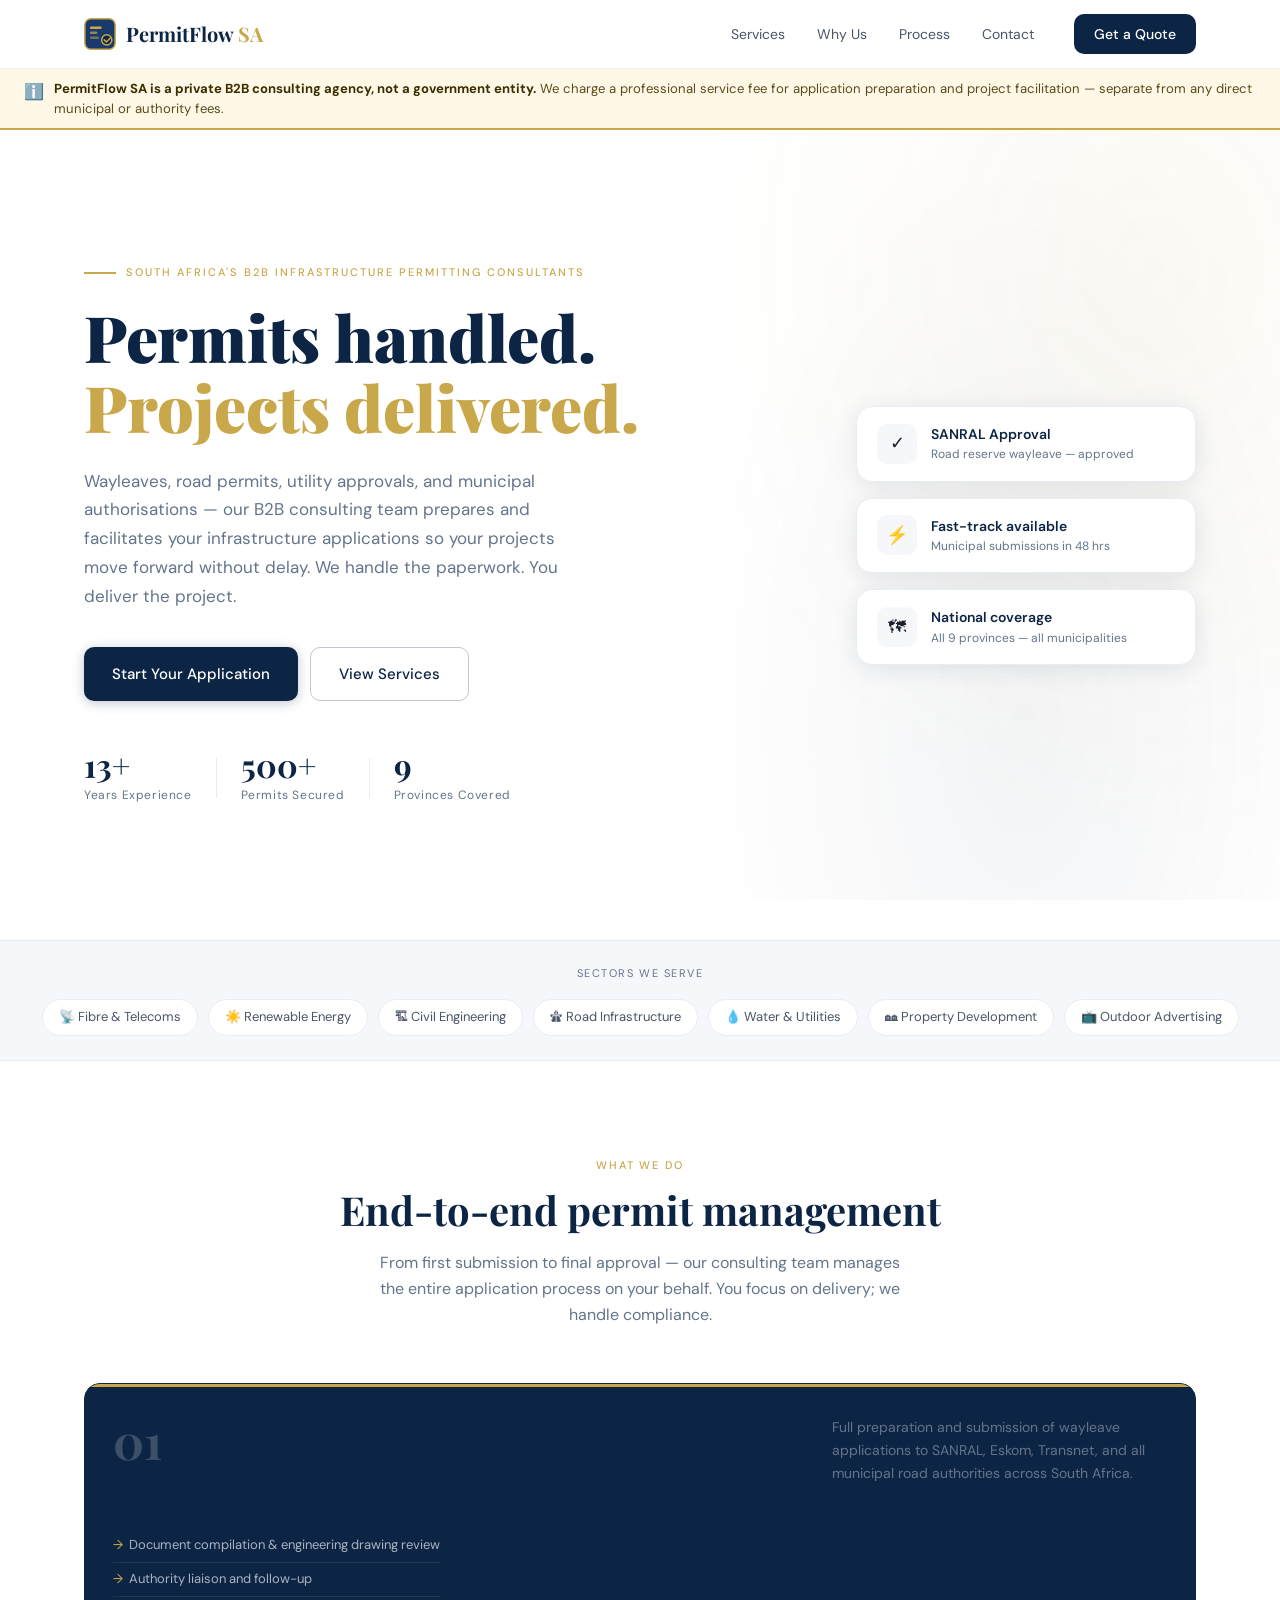
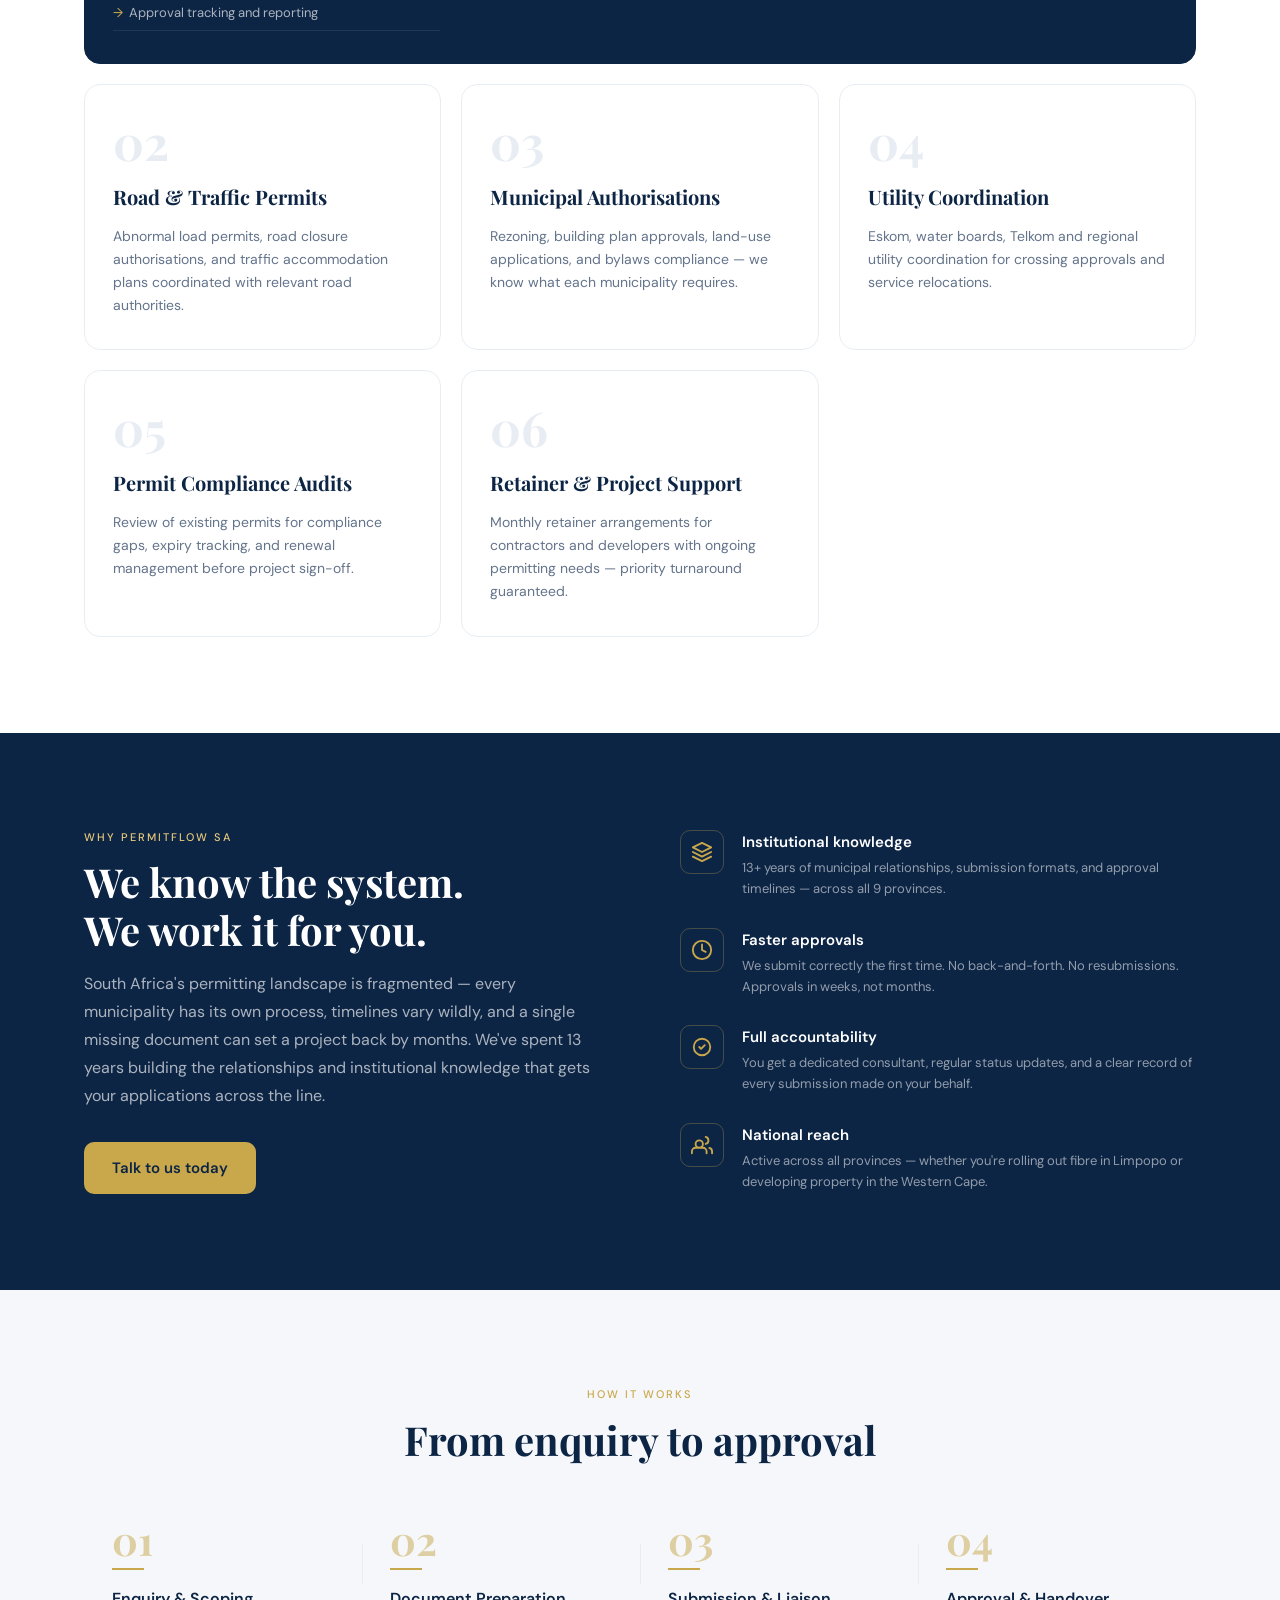
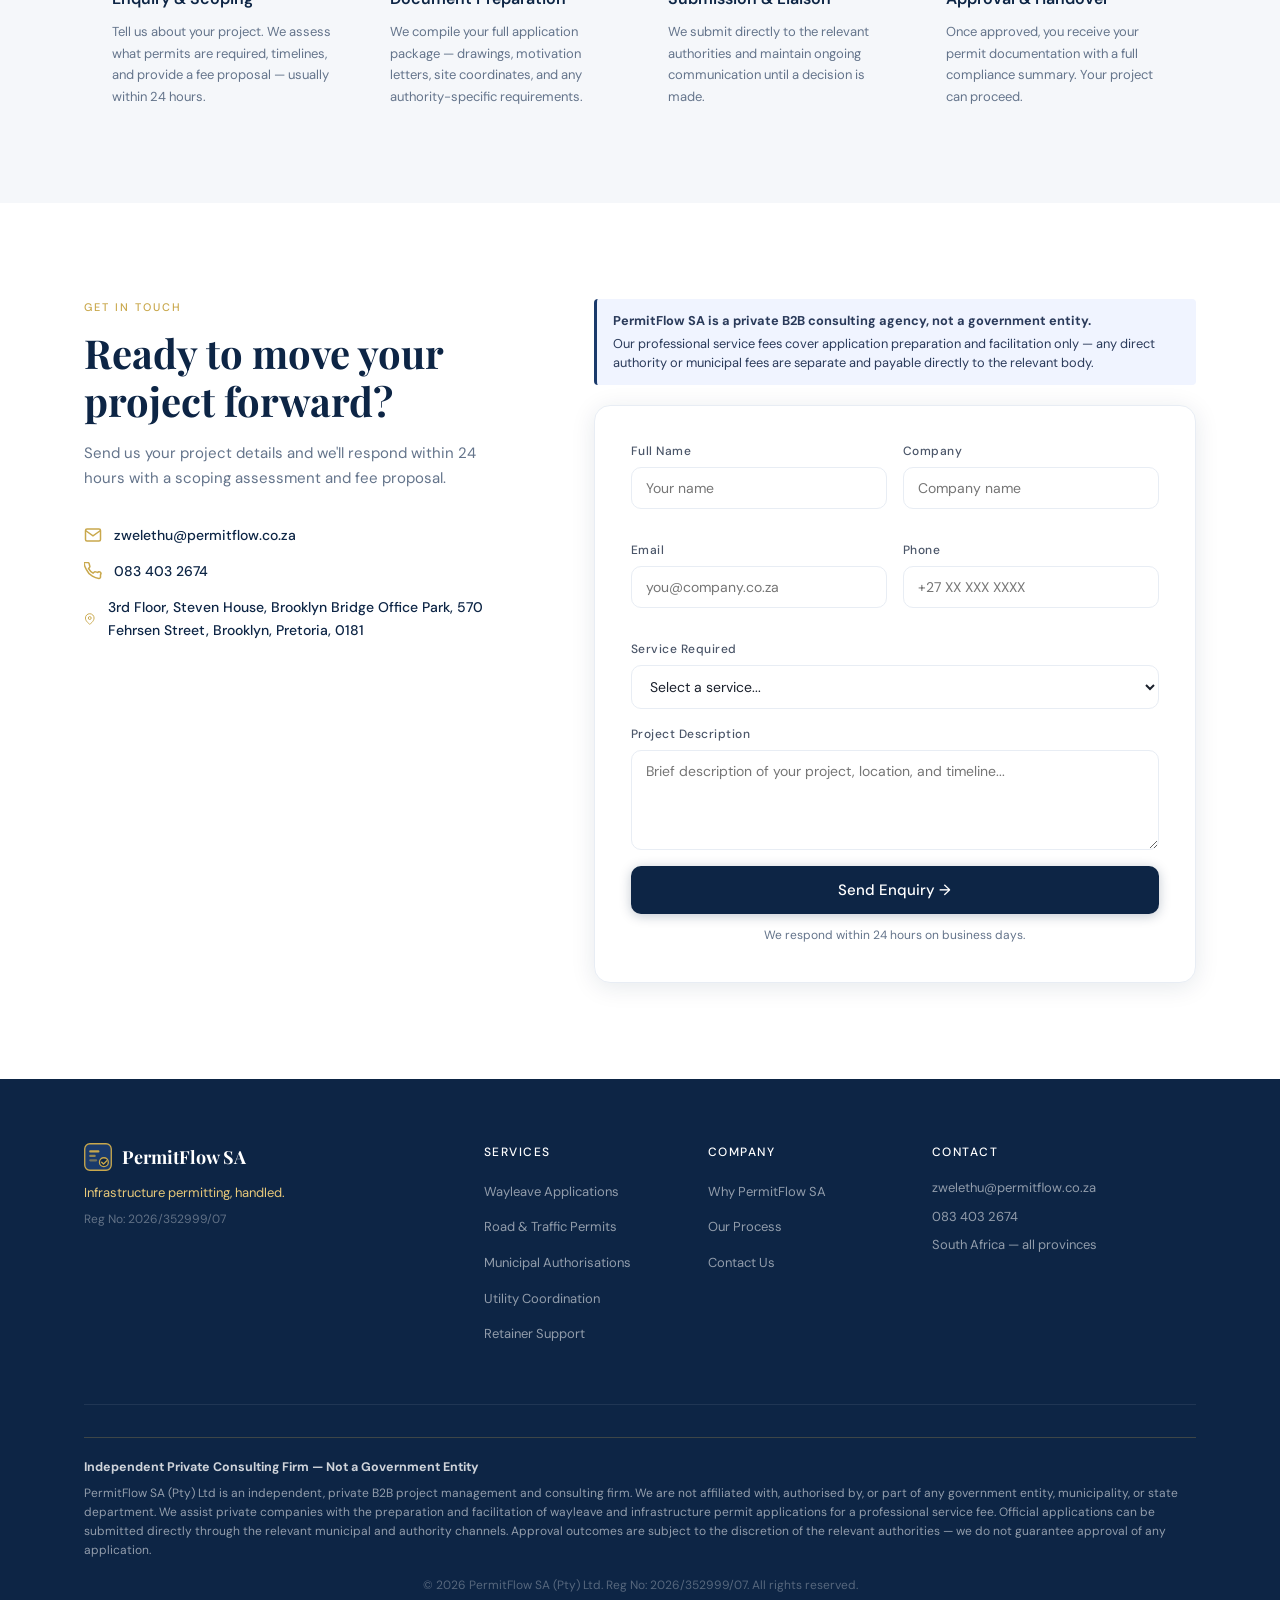
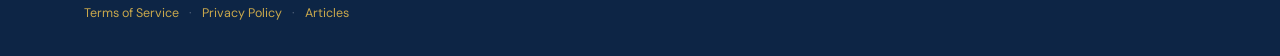
<file: index.html>
<!DOCTYPE html>
<html lang="en">
<head>
  <meta charset="UTF-8" />
  <meta name="viewport" content="width=device-width, initial-scale=1.0" />
  <title>PermitFlow SA | Infrastructure Permitting Consultants</title>
  <meta name="description" content="South Africa's specialist wayleave and infrastructure permitting consultancy. 13+ years navigating SANRAL, municipalities, and utility approvals." />
  <meta name="keywords" content="wayleave, permits, South Africa, SANRAL, municipality, infrastructure, fibre, telecom, permitting consultant" />
  <meta property="og:title" content="PermitFlow SA" />
  <meta property="og:description" content="Infrastructure permitting made simple. Specialists in wayleave and permit management across South Africa." />
  <meta property="og:type" content="website" />
  <meta property="og:url" content="https://permitflow.co.za" />
  <link rel="icon" type="image/svg+xml" href="images/favicon.svg" />
  <link rel="preconnect" href="https://fonts.googleapis.com" />
  <link rel="preconnect" href="https://fonts.gstatic.com" crossorigin />
  <link href="https://fonts.googleapis.com/css2?family=Playfair+Display:wght@600;700;900&family=DM+Sans:wght@300;400;500&display=swap" rel="stylesheet" />
  <link rel="stylesheet" href="css/style.css" />
  <style>
    /* ── Anti-Impersonation Banner ── */
    .disclaimer-banner {
      background: #fff8e7;
      border-bottom: 2px solid #C9A84C;
      padding: 10px 24px;
      display: flex;
      align-items: flex-start;
      gap: 10px;
      font-size: 0.82rem;
      color: #5a4a1a;
      line-height: 1.5;
    }
    .disclaimer-banner .disclaimer-icon { font-size: 1rem; margin-top: 1px; flex-shrink: 0; }
    .disclaimer-banner p { margin: 0; }
    .disclaimer-banner strong { color: #3a2e00; }

    /* ── Form Disclaimer ── */
    .form-disclaimer {
      background: #f0f4ff;
      border-left: 3px solid #1A3A6B;
      padding: 12px 16px;
      border-radius: 4px;
      font-size: 0.8rem;
      color: #2a3a5a;
      line-height: 1.5;
      margin-bottom: 20px;
    }
    .form-disclaimer strong { display: block; margin-bottom: 4px; }

    /* ── Footer Anti-Impersonation Block ── */
    .footer-anti-impersonation {
      border-top: 1px solid rgba(201,168,76,0.25);
      padding: 20px 0 16px;
      margin-top: 8px;
      font-size: 0.75rem;
      color: rgba(255,255,255,0.55);
      line-height: 1.6;
    }
    .footer-anti-impersonation strong {
      display: block;
      color: rgba(255,255,255,0.8);
      margin-bottom: 6px;
      font-size: 0.78rem;
    }

    /* ── Footer Legal Links ── */
    .footer-legal-links {
      margin-top: 6px;
      display: flex;
      gap: 10px;
      align-items: center;
      font-size: 0.78rem;
    }
    .footer-legal-links a {
      color: #C9A84C;
      text-decoration: none;
    }
    .footer-legal-links a:hover { text-decoration: underline; }
    .footer-legal-links span { color: rgba(255,255,255,0.3); }
  </style>
  <!-- Google Ads Conversion Tracking — replace AW-XXXXXXXXX with your actual Conversion ID from Tools & Settings > Conversions -->
  <script async src="https://www.googletagmanager.com/gtag/js?id=AW-18384530725"></script>
  <script>
    window.dataLayer = window.dataLayer || [];
    function gtag(){dataLayer.push(arguments);}
    gtag('js', new Date());
    gtag('config', 'AW-18384530725');
  </script>
</head>
<body>

  <!-- ═══ NAVIGATION ═══ -->
  <header class="site-header" id="top">
    <nav class="nav-container">
      <a href="#top" class="nav-logo">
        <svg width="32" height="32" viewBox="0 0 38 38" fill="none" xmlns="http://www.w3.org/2000/svg">
          <rect x="1" y="1" width="36" height="36" rx="7" fill="#1A3A6B" stroke="#C9A84C" stroke-width="1.8"/>
          <rect x="7" y="10" width="14" height="3" rx="1.5" fill="#C9A84C"/>
          <rect x="7" y="16" width="9" height="3" rx="1.5" fill="#C9A84C" opacity=".7"/>
          <rect x="7" y="22" width="11" height="3" rx="1.5" fill="#C9A84C" opacity=".5"/>
          <circle cx="27" cy="26" r="6" fill="#0D2545" stroke="#C9A84C" stroke-width="1.8"/>
          <path d="M24 26l2.5 2.5 4.5-4.5" stroke="#C9A84C" stroke-width="1.8" stroke-linecap="round" stroke-linejoin="round"/>
        </svg>
        <span class="nav-logo-text">PermitFlow <span class="nav-logo-sa">SA</span></span>
      </a>
      <ul class="nav-links" id="navLinks">
        <li><a href="#services">Services</a></li>
        <li><a href="#why-us">Why Us</a></li>
        <li><a href="#process">Process</a></li>
        <li><a href="#contact">Contact</a></li>
      </ul>
      <a href="#contact" class="nav-cta">Get a Quote</a>
      <button class="hamburger" id="hamburger" aria-label="Toggle menu">
        <span></span><span></span><span></span>
      </button>
    </nav>
  </header>

  <!-- ═══ ANTI-IMPERSONATION BANNER ═══ -->
  <div class="disclaimer-banner">
    <span class="disclaimer-icon">ℹ️</span>
    <p><strong>PermitFlow SA is a private B2B consulting agency, not a government entity.</strong> We charge a professional service fee for application preparation and project facilitation — separate from any direct municipal or authority fees.</p>
  </div>

  <!-- ═══ HERO ═══ -->
  <section class="hero">
    <div class="hero-bg-pattern"></div>
    <div class="hero-content">
      <p class="hero-eyebrow">South Africa's B2B Infrastructure Permitting Consultants</p>
      <h1 class="hero-title">
        Permits handled.<br />
        <span class="hero-title-accent">Projects delivered.</span>
      </h1>
      <p class="hero-subtitle">
        Wayleaves, road permits, utility approvals, and municipal authorisations — our B2B consulting team prepares and facilitates your infrastructure applications so your projects move forward without delay. We handle the paperwork. You deliver the project.
      </p>
      <div class="hero-actions">
        <a href="#contact" class="btn btn-primary">Start Your Application</a>
        <a href="#services" class="btn btn-ghost">View Services</a>
      </div>
      <div class="hero-stats">
        <div class="stat">
          <span class="stat-num">13+</span>
          <span class="stat-label">Years Experience</span>
        </div>
        <div class="stat-divider"></div>
        <div class="stat">
          <span class="stat-num">500+</span>
          <span class="stat-label">Permits Secured</span>
        </div>
        <div class="stat-divider"></div>
        <div class="stat">
          <span class="stat-num">9</span>
          <span class="stat-label">Provinces Covered</span>
        </div>
      </div>
    </div>
    <div class="hero-visual">
      <div class="hero-card hero-card-1">
        <div class="hc-icon">✓</div>
        <div class="hc-text">
          <strong>SANRAL Approval</strong>
          <span>Road reserve wayleave — approved</span>
        </div>
      </div>
      <div class="hero-card hero-card-2">
        <div class="hc-icon">⚡</div>
        <div class="hc-text">
          <strong>Fast-track available</strong>
          <span>Municipal submissions in 48 hrs</span>
        </div>
      </div>
      <div class="hero-card hero-card-3">
        <div class="hc-icon">🗺</div>
        <div class="hc-text">
          <strong>National coverage</strong>
          <span>All 9 provinces — all municipalities</span>
        </div>
      </div>
    </div>
  </section>

  <!-- ═══ TRUSTED BY / SECTOR STRIP ═══ -->
  <section class="sectors-strip">
    <p class="sectors-label">Sectors we serve</p>
    <div class="sectors-row">
      <div class="sector-tag">📡 Fibre &amp; Telecoms</div>
      <div class="sector-tag">☀️ Renewable Energy</div>
      <div class="sector-tag">🏗 Civil Engineering</div>
      <div class="sector-tag">🛣 Road Infrastructure</div>
      <div class="sector-tag">💧 Water &amp; Utilities</div>
      <div class="sector-tag">🏘 Property Development</div>
      <div class="sector-tag">📺 Outdoor Advertising</div>
    </div>
  </section>

  <!-- ═══ SERVICES ═══ -->
  <section class="services" id="services">
    <div class="container">
      <div class="section-header">
        <p class="section-eyebrow">What we do</p>
        <h2 class="section-title">End-to-end permit management</h2>
        <p class="section-sub">From first submission to final approval — our consulting team manages the entire application process on your behalf. You focus on delivery; we handle compliance.</p>
      </div>
      <div class="services-grid">

        <div class="service-card service-card-featured">
          <div class="sc-num">01</div>
          <h3>Wayleave Applications</h3>
          <p>Full preparation and submission of wayleave applications to SANRAL, Eskom, Transnet, and all municipal road authorities across South Africa.</p>
          <ul class="sc-list">
            <li>Document compilation &amp; engineering drawing review</li>
            <li>Authority liaison and follow-up</li>
            <li>Approval tracking and reporting</li>
          </ul>
        </div>

        <div class="service-card">
          <div class="sc-num">02</div>
          <h3>Road &amp; Traffic Permits</h3>
          <p>Abnormal load permits, road closure authorisations, and traffic accommodation plans coordinated with relevant road authorities.</p>
        </div>

        <div class="service-card">
          <div class="sc-num">03</div>
          <h3>Municipal Authorisations</h3>
          <p>Rezoning, building plan approvals, land-use applications, and bylaws compliance — we know what each municipality requires.</p>
        </div>

        <div class="service-card">
          <div class="sc-num">04</div>
          <h3>Utility Coordination</h3>
          <p>Eskom, water boards, Telkom and regional utility coordination for crossing approvals and service relocations.</p>
        </div>

        <div class="service-card">
          <div class="sc-num">05</div>
          <h3>Permit Compliance Audits</h3>
          <p>Review of existing permits for compliance gaps, expiry tracking, and renewal management before project sign-off.</p>
        </div>

        <div class="service-card">
          <div class="sc-num">06</div>
          <h3>Retainer &amp; Project Support</h3>
          <p>Monthly retainer arrangements for contractors and developers with ongoing permitting needs — priority turnaround guaranteed.</p>
        </div>

      </div>
    </div>
  </section>

  <!-- ═══ WHY US ═══ -->
  <section class="why-us" id="why-us">
    <div class="container">
      <div class="why-inner">
        <div class="why-left">
          <p class="section-eyebrow light">Why PermitFlow SA</p>
          <h2 class="section-title light">We know the system.<br/>We work it for you.</h2>
          <p class="why-body">South Africa's permitting landscape is fragmented — every municipality has its own process, timelines vary wildly, and a single missing document can set a project back by months. We've spent 13 years building the relationships and institutional knowledge that gets your applications across the line.</p>
          <a href="#contact" class="btn btn-gold">Talk to us today</a>
        </div>
        <div class="why-right">
          <div class="why-point">
            <div class="wp-icon">
              <svg width="22" height="22" viewBox="0 0 24 24" fill="none"><path d="M12 2L2 7l10 5 10-5-10-5zM2 17l10 5 10-5M2 12l10 5 10-5" stroke="#C9A84C" stroke-width="2" stroke-linecap="round" stroke-linejoin="round"/></svg>
            </div>
            <div>
              <h4>Institutional knowledge</h4>
              <p>13+ years of municipal relationships, submission formats, and approval timelines — across all 9 provinces.</p>
            </div>
          </div>
          <div class="why-point">
            <div class="wp-icon">
              <svg width="22" height="22" viewBox="0 0 24 24" fill="none"><circle cx="12" cy="12" r="10" stroke="#C9A84C" stroke-width="2"/><path d="M12 6v6l4 2" stroke="#C9A84C" stroke-width="2" stroke-linecap="round"/></svg>
            </div>
            <div>
              <h4>Faster approvals</h4>
              <p>We submit correctly the first time. No back-and-forth. No resubmissions. Approvals in weeks, not months.</p>
            </div>
          </div>
          <div class="why-point">
            <div class="wp-icon">
              <svg width="22" height="22" viewBox="0 0 24 24" fill="none"><path d="M9 12l2 2 4-4m6 2a9 9 0 11-18 0 9 9 0 0118 0z" stroke="#C9A84C" stroke-width="2" stroke-linecap="round" stroke-linejoin="round"/></svg>
            </div>
            <div>
              <h4>Full accountability</h4>
              <p>You get a dedicated consultant, regular status updates, and a clear record of every submission made on your behalf.</p>
            </div>
          </div>
          <div class="why-point">
            <div class="wp-icon">
              <svg width="22" height="22" viewBox="0 0 24 24" fill="none"><path d="M17 21v-2a4 4 0 00-4-4H5a4 4 0 00-4 4v2M23 21v-2a4 4 0 00-3-3.87M16 3.13a4 4 0 010 7.75M9 7a4 4 0 110 8 4 4 0 010-8z" stroke="#C9A84C" stroke-width="2" stroke-linecap="round" stroke-linejoin="round"/></svg>
            </div>
            <div>
              <h4>National reach</h4>
              <p>Active across all provinces — whether you're rolling out fibre in Limpopo or developing property in the Western Cape.</p>
            </div>
          </div>
        </div>
      </div>
    </div>
  </section>

  <!-- ═══ PROCESS ═══ -->
  <section class="process" id="process">
    <div class="container">
      <div class="section-header">
        <p class="section-eyebrow">How it works</p>
        <h2 class="section-title">From enquiry to approval</h2>
      </div>
      <div class="process-steps">
        <div class="process-step">
          <div class="ps-num">01</div>
          <div class="ps-line"></div>
          <h4>Enquiry &amp; Scoping</h4>
          <p>Tell us about your project. We assess what permits are required, timelines, and provide a fee proposal — usually within 24 hours.</p>
        </div>
        <div class="process-step">
          <div class="ps-num">02</div>
          <div class="ps-line"></div>
          <h4>Document Preparation</h4>
          <p>We compile your full application package — drawings, motivation letters, site coordinates, and any authority-specific requirements.</p>
        </div>
        <div class="process-step">
          <div class="ps-num">03</div>
          <div class="ps-line"></div>
          <h4>Submission &amp; Liaison</h4>
          <p>We submit directly to the relevant authorities and maintain ongoing communication until a decision is made.</p>
        </div>
        <div class="process-step">
          <div class="ps-num">04</div>
          <div class="ps-line"></div>
          <h4>Approval &amp; Handover</h4>
          <p>Once approved, you receive your permit documentation with a full compliance summary. Your project can proceed.</p>
        </div>
      </div>
    </div>
  </section>

  <!-- ═══ CONTACT ═══ -->
  <section class="contact" id="contact">
    <div class="container">
      <div class="contact-inner">
        <div class="contact-left">
          <p class="section-eyebrow">Get in touch</p>
          <h2 class="section-title">Ready to move your project forward?</h2>
          <p class="contact-body">Send us your project details and we'll respond within 24 hours with a scoping assessment and fee proposal.</p>
          <div class="contact-details">
            <a href="mailto:zwelethu@permitflow.co.za" class="contact-detail">
              <svg width="18" height="18" viewBox="0 0 24 24" fill="none"><path d="M4 4h16c1.1 0 2 .9 2 2v12c0 1.1-.9 2-2 2H4c-1.1 0-2-.9-2-2V6c0-1.1.9-2 2-2z" stroke="#C9A84C" stroke-width="2"/><polyline points="22,6 12,13 2,6" stroke="#C9A84C" stroke-width="2"/></svg>
              zwelethu@permitflow.co.za
            </a>
            <a href="tel:+27834032674" class="contact-detail">
              <svg width="18" height="18" viewBox="0 0 24 24" fill="none"><path d="M22 16.92v3a2 2 0 01-2.18 2 19.79 19.79 0 01-8.63-3.07A19.5 19.5 0 013.07 9.8a19.79 19.79 0 01-3.07-8.68A2 2 0 012 .82h3a2 2 0 012 1.72c.127.96.361 1.903.7 2.81a2 2 0 01-.45 2.11L6.09 8.91a16 16 0 006 6l1.27-1.27a2 2 0 012.11-.45c.907.339 1.85.573 2.81.7A2 2 0 0122 16.92z" stroke="#C9A84C" stroke-width="2"/></svg>
              083 403 2674
            </a>
            <div class="contact-detail">
              <svg width="18" height="18" viewBox="0 0 24 24" fill="none"><path d="M21 10c0 7-9 13-9 13s-9-6-9-13a9 9 0 0118 0z" stroke="#C9A84C" stroke-width="2"/><circle cx="12" cy="10" r="3" stroke="#C9A84C" stroke-width="2"/></svg>
              3rd Floor, Steven House, Brooklyn Bridge Office Park, 570 Fehrsen Street, Brooklyn, Pretoria, 0181
            </div>
          </div>
        </div>
        <div class="contact-right">
          <div class="form-disclaimer">
            <strong>PermitFlow SA is a private B2B consulting agency, not a government entity.</strong> Our professional service fees cover application preparation and facilitation only — any direct authority or municipal fees are separate and payable directly to the relevant body.
          </div>
          <form class="contact-form" id="contactForm" action="https://formspree.io/f/xykoplrv" method="POST">
            <div class="form-row">
              <div class="form-group">
                <label for="name">Full Name</label>
                <input type="text" id="name" name="name" placeholder="Your name" required />
              </div>
              <div class="form-group">
                <label for="company">Company</label>
                <input type="text" id="company" name="company" placeholder="Company name" />
              </div>
            </div>
            <div class="form-row">
              <div class="form-group">
                <label for="email">Email</label>
                <input type="email" id="email" name="email" placeholder="you@company.co.za" required />
              </div>
              <div class="form-group">
                <label for="phone">Phone</label>
                <input type="tel" id="phone" name="phone" placeholder="+27 XX XXX XXXX" />
              </div>
            </div>
            <div class="form-group">
              <label for="service">Service Required</label>
              <select id="service" name="service">
                <option value="">Select a service...</option>
                <option>Wayleave Application</option>
                <option>Road &amp; Traffic Permit</option>
                <option>Municipal Authorisation</option>
                <option>Utility Coordination</option>
                <option>Compliance Audit</option>
                <option>Retainer / Project Support</option>
                <option>Other / Not Sure</option>
              </select>
            </div>
            <div class="form-group">
              <label for="message">Project Description</label>
              <textarea id="message" name="message" rows="4" placeholder="Brief description of your project, location, and timeline..." required></textarea>
            </div>
            <button type="submit" class="btn btn-primary btn-full" id="contactSubmitBtn">Send Enquiry →</button>
            <p class="form-note" id="contactFormNote">We respond within 24 hours on business days.</p>
          </form>
          <script>
            document.getElementById('contactForm').addEventListener('submit', function (e) {
              e.preventDefault();
              const form = e.target;
              const btn = document.getElementById('contactSubmitBtn');
              const note = document.getElementById('contactFormNote');
              btn.disabled = true;
              btn.textContent = 'Sending…';
              fetch(form.action, {
                method: 'POST',
                body: new FormData(form),
                headers: { 'Accept': 'application/json' }
              }).then(function (response) {
                if (response.ok) {
                  // Fire Google Ads conversion — replace AW-XXXXXXXXX/XXXXXXXXXXX with your Conversion ID/Label
                  if (typeof gtag === 'function') {
                    gtag('event', 'conversion', { 'send_to': 'AW-18384530725/b1LUCIfc_N8cEKXatr5E', 'value': 1.0, 'currency': 'ZAR' });
                  }
                  form.style.display = 'none';
                  note.textContent = 'Thanks — your enquiry has been received. We\'ll respond within 24 hours on business days.';
                  note.style.fontWeight = '600';
                } else {
                  btn.disabled = false;
                  btn.textContent = 'Send Enquiry →';
                  note.textContent = 'Something went wrong — please email zwelethu@permitflow.co.za directly.';
                }
              }).catch(function () {
                btn.disabled = false;
                btn.textContent = 'Send Enquiry →';
                note.textContent = 'Something went wrong — please email zwelethu@permitflow.co.za directly.';
              });
            });
          </script>
        </div>
      </div>
    </div>
  </section>

  <!-- ═══ FOOTER ═══ -->
  <footer class="site-footer">
    <div class="container">
      <div class="footer-top">
        <div class="footer-brand">
          <div class="footer-logo">
            <svg width="28" height="28" viewBox="0 0 38 38" fill="none">
              <rect x="1" y="1" width="36" height="36" rx="7" fill="#1A3A6B" stroke="#C9A84C" stroke-width="1.8"/>
              <rect x="7" y="10" width="14" height="3" rx="1.5" fill="#C9A84C"/>
              <rect x="7" y="16" width="9" height="3" rx="1.5" fill="#C9A84C" opacity=".7"/>
              <rect x="7" y="22" width="11" height="3" rx="1.5" fill="#C9A84C" opacity=".5"/>
              <circle cx="27" cy="26" r="6" fill="#0D2545" stroke="#C9A84C" stroke-width="1.8"/>
              <path d="M24 26l2.5 2.5 4.5-4.5" stroke="#C9A84C" stroke-width="1.8" stroke-linecap="round" stroke-linejoin="round"/>
            </svg>
            <span>PermitFlow SA</span>
          </div>
          <p class="footer-tagline">Infrastructure permitting, handled.</p>
          <p class="footer-reg">Reg No: 2026/352999/07</p>
        </div>
        <div class="footer-links">
          <h5>Services</h5>
          <ul>
            <li><a href="#services">Wayleave Applications</a></li>
            <li><a href="#services">Road &amp; Traffic Permits</a></li>
            <li><a href="#services">Municipal Authorisations</a></li>
            <li><a href="#services">Utility Coordination</a></li>
            <li><a href="#services">Retainer Support</a></li>
          </ul>
        </div>
        <div class="footer-links">
          <h5>Company</h5>
          <ul>
            <li><a href="#why-us">Why PermitFlow SA</a></li>
            <li><a href="#process">Our Process</a></li>
            <li><a href="#contact">Contact Us</a></li>
          </ul>
        </div>
        <div class="footer-contact">
          <h5>Contact</h5>
          <a href="mailto:zwelethu@permitflow.co.za">zwelethu@permitflow.co.za</a>
          <a href="tel:+27834032674">083 403 2674</a>
          <p>South Africa — all provinces</p>
        </div>
      </div>
      <div class="footer-anti-impersonation">
        <p><strong>Independent Private Consulting Firm — Not a Government Entity</strong></p>
        <p>PermitFlow SA (Pty) Ltd is an independent, private B2B project management and consulting firm. We are not affiliated with, authorised by, or part of any government entity, municipality, or state department. We assist private companies with the preparation and facilitation of wayleave and infrastructure permit applications for a professional service fee. Official applications can be submitted directly through the relevant municipal and authority channels. Approval outcomes are subject to the discretion of the relevant authorities — we do not guarantee approval of any application.</p>
      </div>
      <div class="footer-bottom">
        <p>© 2026 PermitFlow SA (Pty) Ltd. Reg No: 2026/352999/07. All rights reserved.</p>
        <div class="footer-legal-links">
          <a href="terms.html">Terms of Service</a>
          <span>·</span>
          <a href="privacy.html">Privacy Policy</a>
          <span>·</span>
          <a href="articles.html">Articles</a>
        </div>
      </div>
    </div>
  </footer>

  <script src="js/main.js"></script>
</body>
</html>
</file>
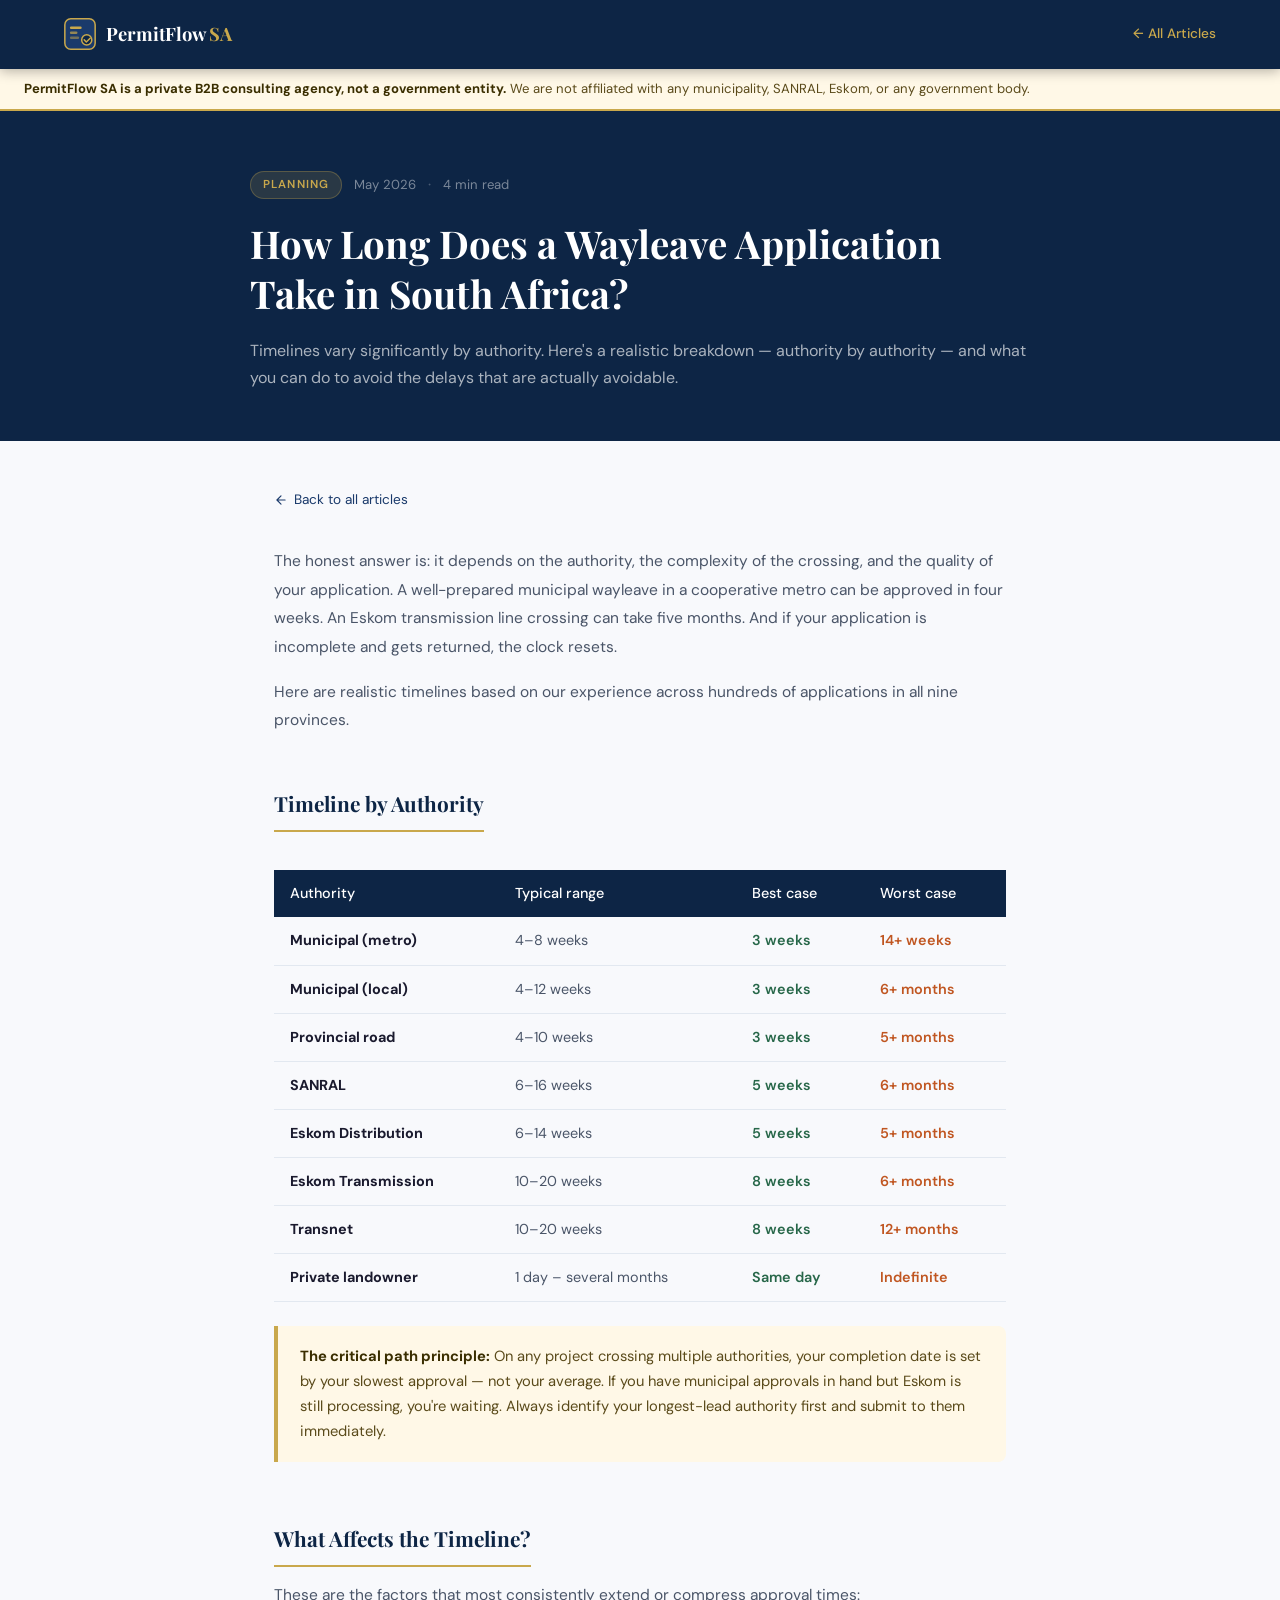
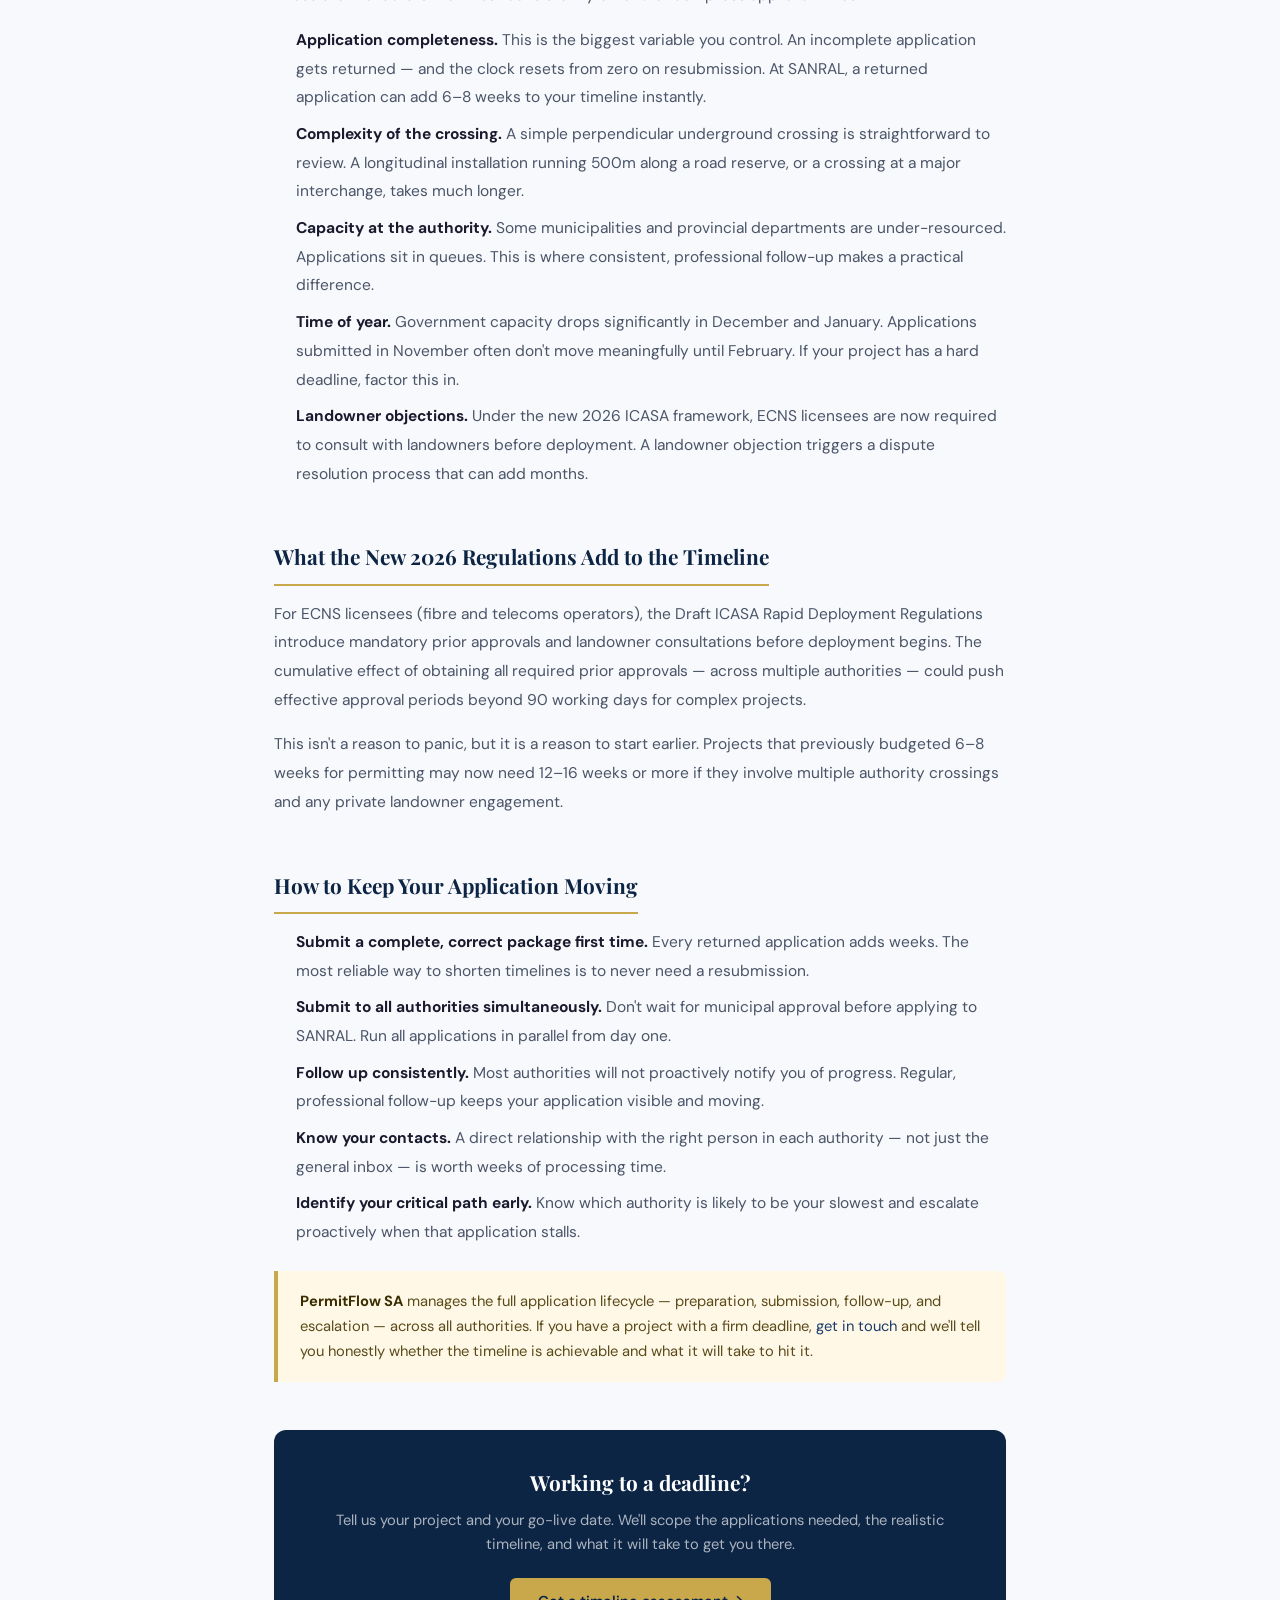
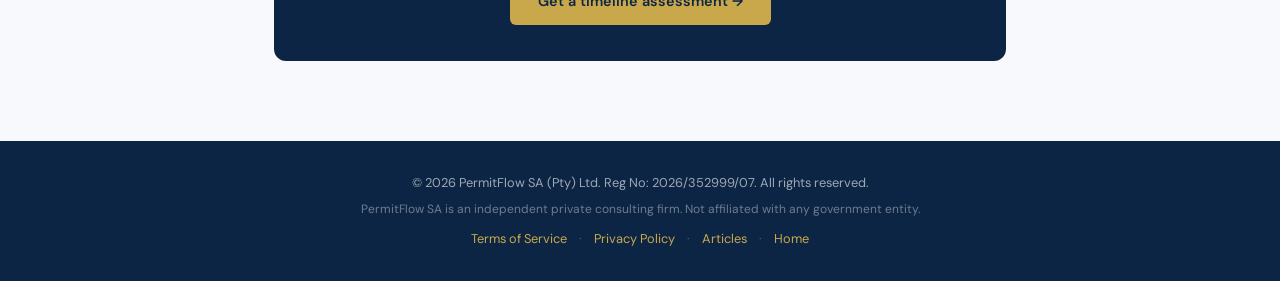
<file: article-how-long-does-a-wayleave-take.html>
<!DOCTYPE html>
<html lang="en">
<head>
  <meta charset="UTF-8" />
  <meta name="viewport" content="width=device-width, initial-scale=1.0" />
  <title>How Long Does a Wayleave Application Take in South Africa? | PermitFlow SA</title>
  <meta name="description" content="Wayleave timelines in South Africa vary by authority. SANRAL takes 6–16 weeks, municipalities 4–12, Eskom up to 20. Here's what affects the timeline and how to speed it up." />
  <meta name="keywords" content="how long wayleave application South Africa, wayleave approval time, SANRAL wayleave timeline, municipal wayleave how long, Eskom wayleave processing time, wayleave duration South Africa" />
  <link rel="icon" type="image/svg+xml" href="images/favicon.svg" />
  <link rel="preconnect" href="https://fonts.googleapis.com" />
  <link rel="preconnect" href="https://fonts.gstatic.com" crossorigin />
  <link href="https://fonts.googleapis.com/css2?family=Playfair+Display:wght@600;700;900&family=DM+Sans:wght@300;400;500&display=swap" rel="stylesheet" />
  <link rel="stylesheet" href="css/style.css" />
  <style>
    :root{--navy:#0D2545;--navy-mid:#1A3A6B;--gold:#C9A84C;--text:#1a1a2e;--text-light:#4a5568;--bg:#f8f9fc;--white:#ffffff;}
    *{box-sizing:border-box;margin:0;padding:0;}
    body{font-family:'DM Sans',sans-serif;color:var(--text);background:var(--bg);}
    .site-header{background:var(--navy);padding:0 24px;position:sticky;top:0;z-index:100;box-shadow:0 2px 12px rgba(0,0,0,0.3);}
    .nav-container{max-width:1200px;margin:0 auto;display:flex;align-items:center;justify-content:space-between;height:68px;}
    .nav-logo{display:flex;align-items:center;gap:10px;text-decoration:none;}
    .nav-logo-text{font-family:'Playfair Display',serif;font-size:1.15rem;color:#fff;font-weight:700;}
    .nav-logo-sa{color:var(--gold);}
    .nav-back{color:var(--gold);text-decoration:none;font-size:0.85rem;font-weight:500;display:flex;align-items:center;gap:6px;transition:opacity 0.2s;}
    .nav-back:hover{opacity:0.75;}
    .disclaimer-banner{background:#fff8e7;border-bottom:2px solid var(--gold);padding:10px 24px;display:flex;align-items:flex-start;gap:10px;font-size:0.82rem;color:#5a4a1a;line-height:1.5;}
    .disclaimer-banner p{margin:0;}
    .disclaimer-banner strong{color:#3a2e00;}
    .article-hero{background:var(--navy);padding:60px 24px 50px;}
    .article-hero-inner{max-width:780px;margin:0 auto;}
    .article-meta-top{display:flex;align-items:center;gap:12px;margin-bottom:20px;flex-wrap:wrap;}
    .article-tag{background:rgba(201,168,76,0.15);border:1px solid rgba(201,168,76,0.3);color:var(--gold);font-size:0.72rem;font-weight:600;letter-spacing:0.1em;text-transform:uppercase;padding:4px 12px;border-radius:20px;}
    .article-date{color:rgba(255,255,255,0.45);font-size:0.82rem;}
    .article-read-time{color:rgba(255,255,255,0.45);font-size:0.82rem;}
    .article-dot{color:rgba(255,255,255,0.25);}
    .article-hero h1{font-family:'Playfair Display',serif;color:#fff;font-size:clamp(1.6rem,3.5vw,2.4rem);line-height:1.3;margin-bottom:18px;}
    .article-hero-sub{color:rgba(255,255,255,0.65);font-size:1rem;line-height:1.7;}
    .article-wrap{max-width:780px;margin:0 auto;padding:48px 24px 80px;}
    .article-back{margin-bottom:32px;}
    .article-back a{color:var(--navy-mid);font-size:0.85rem;text-decoration:none;display:inline-flex;align-items:center;gap:6px;}
    .article-back a:hover{color:var(--gold);}
    .article-body h2{font-family:'Playfair Display',serif;font-size:1.3rem;color:var(--navy);margin:36px 0 14px;padding-bottom:10px;border-bottom:2px solid var(--gold);display:inline-block;}
    .article-body p{color:var(--text-light);line-height:1.85;margin-bottom:16px;font-size:0.97rem;}
    .article-body ul{color:var(--text-light);line-height:1.85;margin-bottom:16px;padding-left:22px;font-size:0.97rem;}
    .article-body li{margin-bottom:8px;}
    .article-body strong{color:var(--text);}
    .article-body a{color:var(--navy-mid);}
    .article-body a:hover{color:var(--gold);}
    .callout{background:#fff8e7;border-left:4px solid var(--gold);padding:18px 22px;border-radius:0 8px 8px 0;margin:24px 0;}
    .callout p{margin:0;font-size:0.92rem;color:#5a4a1a;line-height:1.7;}
    .callout strong{color:#3a2e00;}
    .timeline-table{width:100%;border-collapse:collapse;margin:24px 0;font-size:0.9rem;}
    .timeline-table th{background:var(--navy);color:#fff;padding:12px 16px;text-align:left;font-weight:500;}
    .timeline-table td{padding:12px 16px;border-bottom:1px solid #e2e8f0;color:var(--text-light);vertical-align:top;}
    .timeline-table tr:nth-child(even) td{background:#f8f9fc;}
    .timeline-table .fast{color:#276749;font-weight:600;}
    .timeline-table .slow{color:#c05621;font-weight:600;}
    .article-cta{background:var(--navy);border-radius:12px;padding:36px 32px;margin-top:48px;text-align:center;}
    .article-cta h3{font-family:'Playfair Display',serif;color:#fff;font-size:1.3rem;margin-bottom:10px;}
    .article-cta p{color:rgba(255,255,255,0.65);font-size:0.92rem;margin-bottom:22px;line-height:1.6;}
    .btn-gold{display:inline-block;background:var(--gold);color:var(--navy);font-weight:600;font-size:0.9rem;padding:12px 28px;border-radius:6px;text-decoration:none;transition:background 0.2s;}
    .btn-gold:hover{background:#e8c96a;}
    .site-footer{background:var(--navy);color:rgba(255,255,255,0.6);padding:32px 24px;font-size:0.8rem;text-align:center;}
    .site-footer a{color:var(--gold);text-decoration:none;}
    .site-footer a:hover{text-decoration:underline;}
    .footer-legal-links{margin-top:10px;display:flex;gap:12px;justify-content:center;align-items:center;flex-wrap:wrap;}
    .footer-legal-links span{color:rgba(255,255,255,0.25);}
  </style>
</head>
<body>

  <header class="site-header">
    <nav class="nav-container">
      <a href="index.html" class="nav-logo">
        <svg width="32" height="32" viewBox="0 0 38 38" fill="none" xmlns="http://www.w3.org/2000/svg">
          <rect x="1" y="1" width="36" height="36" rx="7" fill="#1A3A6B" stroke="#C9A84C" stroke-width="1.8"/>
          <rect x="7" y="10" width="14" height="3" rx="1.5" fill="#C9A84C"/>
          <rect x="7" y="16" width="9" height="3" rx="1.5" fill="#C9A84C" opacity=".7"/>
          <rect x="7" y="22" width="11" height="3" rx="1.5" fill="#C9A84C" opacity=".5"/>
          <circle cx="27" cy="26" r="6" fill="#0D2545" stroke="#C9A84C" stroke-width="1.8"/>
          <path d="M24 26l2.5 2.5 4.5-4.5" stroke="#C9A84C" stroke-width="1.8" stroke-linecap="round" stroke-linejoin="round"/>
        </svg>
        <span class="nav-logo-text">PermitFlow <span class="nav-logo-sa">SA</span></span>
      </a>
      <a href="articles.html" class="nav-back">← All Articles</a>
    </nav>
  </header>

  <div class="disclaimer-banner">
    <p><strong>PermitFlow SA is a private B2B consulting agency, not a government entity.</strong> We are not affiliated with any municipality, SANRAL, Eskom, or any government body.</p>
  </div>

  <div class="article-hero">
    <div class="article-hero-inner">
      <div class="article-meta-top">
        <span class="article-tag">Planning</span>
        <span class="article-date">May 2026</span>
        <span class="article-dot">·</span>
        <span class="article-read-time">4 min read</span>
      </div>
      <h1>How Long Does a Wayleave Application Take in South Africa?</h1>
      <p class="article-hero-sub">Timelines vary significantly by authority. Here's a realistic breakdown — authority by authority — and what you can do to avoid the delays that are actually avoidable.</p>
    </div>
  </div>

  <div class="article-wrap">
    <div class="article-back">
      <a href="articles.html">
        <svg width="14" height="14" viewBox="0 0 24 24" fill="none"><path d="M19 12H5M12 19l-7-7 7-7" stroke="currentColor" stroke-width="2" stroke-linecap="round" stroke-linejoin="round"/></svg>
        Back to all articles
      </a>
    </div>

    <div class="article-body">

      <p>The honest answer is: it depends on the authority, the complexity of the crossing, and the quality of your application. A well-prepared municipal wayleave in a cooperative metro can be approved in four weeks. An Eskom transmission line crossing can take five months. And if your application is incomplete and gets returned, the clock resets.</p>

      <p>Here are realistic timelines based on our experience across hundreds of applications in all nine provinces.</p>

      <h2>Timeline by Authority</h2>

      <table class="timeline-table">
        <thead>
          <tr>
            <th>Authority</th>
            <th>Typical range</th>
            <th>Best case</th>
            <th>Worst case</th>
          </tr>
        </thead>
        <tbody>
          <tr>
            <td><strong>Municipal (metro)</strong></td>
            <td>4–8 weeks</td>
            <td class="fast">3 weeks</td>
            <td class="slow">14+ weeks</td>
          </tr>
          <tr>
            <td><strong>Municipal (local)</strong></td>
            <td>4–12 weeks</td>
            <td class="fast">3 weeks</td>
            <td class="slow">6+ months</td>
          </tr>
          <tr>
            <td><strong>Provincial road</strong></td>
            <td>4–10 weeks</td>
            <td class="fast">3 weeks</td>
            <td class="slow">5+ months</td>
          </tr>
          <tr>
            <td><strong>SANRAL</strong></td>
            <td>6–16 weeks</td>
            <td class="fast">5 weeks</td>
            <td class="slow">6+ months</td>
          </tr>
          <tr>
            <td><strong>Eskom Distribution</strong></td>
            <td>6–14 weeks</td>
            <td class="fast">5 weeks</td>
            <td class="slow">5+ months</td>
          </tr>
          <tr>
            <td><strong>Eskom Transmission</strong></td>
            <td>10–20 weeks</td>
            <td class="fast">8 weeks</td>
            <td class="slow">6+ months</td>
          </tr>
          <tr>
            <td><strong>Transnet</strong></td>
            <td>10–20 weeks</td>
            <td class="fast">8 weeks</td>
            <td class="slow">12+ months</td>
          </tr>
          <tr>
            <td><strong>Private landowner</strong></td>
            <td>1 day – several months</td>
            <td class="fast">Same day</td>
            <td class="slow">Indefinite</td>
          </tr>
        </tbody>
      </table>

      <div class="callout">
        <p><strong>The critical path principle:</strong> On any project crossing multiple authorities, your completion date is set by your slowest approval — not your average. If you have municipal approvals in hand but Eskom is still processing, you're waiting. Always identify your longest-lead authority first and submit to them immediately.</p>
      </div>

      <h2>What Affects the Timeline?</h2>

      <p>These are the factors that most consistently extend or compress approval times:</p>

      <ul>
        <li><strong>Application completeness.</strong> This is the biggest variable you control. An incomplete application gets returned — and the clock resets from zero on resubmission. At SANRAL, a returned application can add 6–8 weeks to your timeline instantly.</li>
        <li><strong>Complexity of the crossing.</strong> A simple perpendicular underground crossing is straightforward to review. A longitudinal installation running 500m along a road reserve, or a crossing at a major interchange, takes much longer.</li>
        <li><strong>Capacity at the authority.</strong> Some municipalities and provincial departments are under-resourced. Applications sit in queues. This is where consistent, professional follow-up makes a practical difference.</li>
        <li><strong>Time of year.</strong> Government capacity drops significantly in December and January. Applications submitted in November often don't move meaningfully until February. If your project has a hard deadline, factor this in.</li>
        <li><strong>Landowner objections.</strong> Under the new 2026 ICASA framework, ECNS licensees are now required to consult with landowners before deployment. A landowner objection triggers a dispute resolution process that can add months.</li>
      </ul>

      <h2>What the New 2026 Regulations Add to the Timeline</h2>

      <p>For ECNS licensees (fibre and telecoms operators), the Draft ICASA Rapid Deployment Regulations introduce mandatory prior approvals and landowner consultations before deployment begins. The cumulative effect of obtaining all required prior approvals — across multiple authorities — could push effective approval periods beyond 90 working days for complex projects.</p>

      <p>This isn't a reason to panic, but it is a reason to start earlier. Projects that previously budgeted 6–8 weeks for permitting may now need 12–16 weeks or more if they involve multiple authority crossings and any private landowner engagement.</p>

      <h2>How to Keep Your Application Moving</h2>

      <ul>
        <li><strong>Submit a complete, correct package first time.</strong> Every returned application adds weeks. The most reliable way to shorten timelines is to never need a resubmission.</li>
        <li><strong>Submit to all authorities simultaneously.</strong> Don't wait for municipal approval before applying to SANRAL. Run all applications in parallel from day one.</li>
        <li><strong>Follow up consistently.</strong> Most authorities will not proactively notify you of progress. Regular, professional follow-up keeps your application visible and moving.</li>
        <li><strong>Know your contacts.</strong> A direct relationship with the right person in each authority — not just the general inbox — is worth weeks of processing time.</li>
        <li><strong>Identify your critical path early.</strong> Know which authority is likely to be your slowest and escalate proactively when that application stalls.</li>
      </ul>

      <div class="callout">
        <p><strong>PermitFlow SA</strong> manages the full application lifecycle — preparation, submission, follow-up, and escalation — across all authorities. If you have a project with a firm deadline, <a href="index.html#contact">get in touch</a> and we'll tell you honestly whether the timeline is achievable and what it will take to hit it.</p>
      </div>

    </div>

    <div class="article-cta">
      <h3>Working to a deadline?</h3>
      <p>Tell us your project and your go-live date. We'll scope the applications needed, the realistic timeline, and what it will take to get you there.</p>
      <a href="index.html#contact" class="btn-gold">Get a timeline assessment →</a>
    </div>

  </div>

  <footer class="site-footer">
    <p>© 2026 PermitFlow SA (Pty) Ltd. Reg No: 2026/352999/07. All rights reserved.</p>
    <p style="margin-top:6px;font-size:0.75rem;color:rgba(255,255,255,0.4);">PermitFlow SA is an independent private consulting firm. Not affiliated with any government entity.</p>
    <div class="footer-legal-links">
      <a href="terms.html">Terms of Service</a><span>·</span>
      <a href="privacy.html">Privacy Policy</a><span>·</span>
      <a href="articles.html">Articles</a><span>·</span>
      <a href="index.html">Home</a>
    </div>
  </footer>

</body>
</html>
</file>
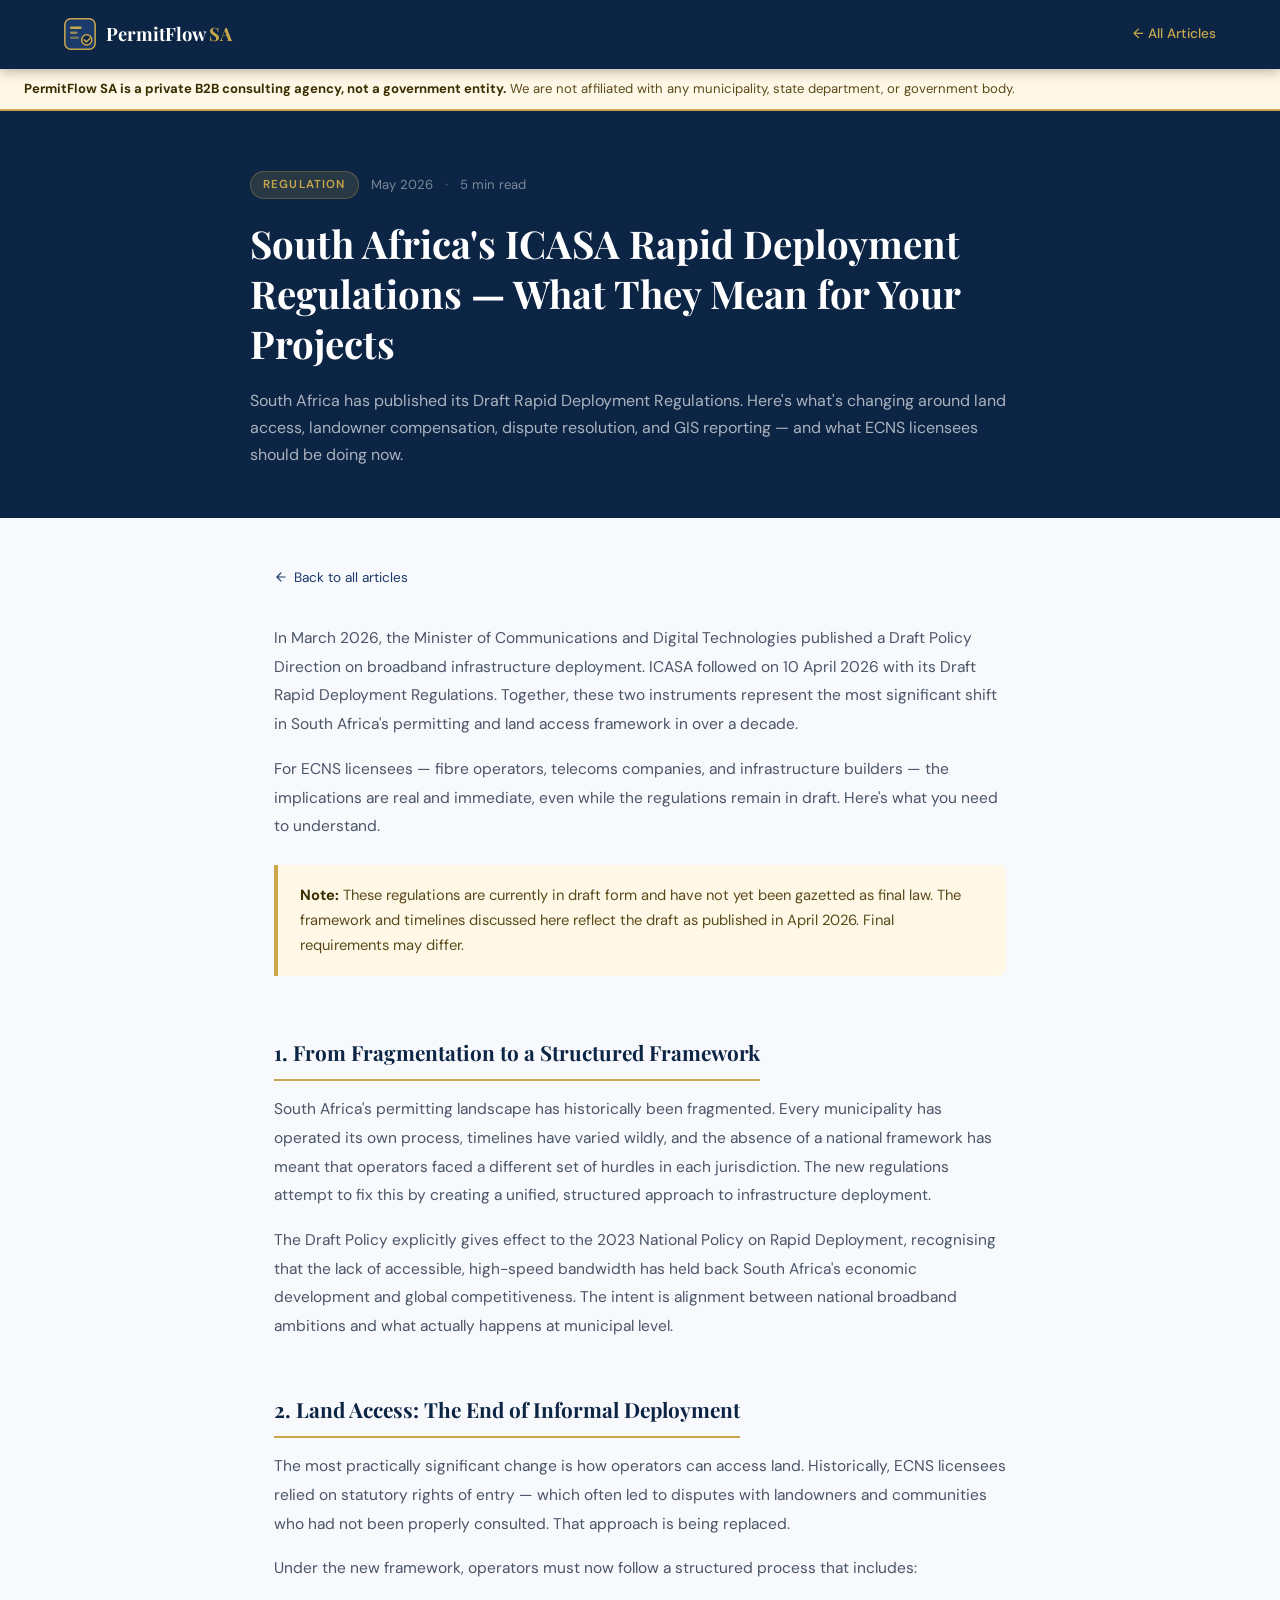
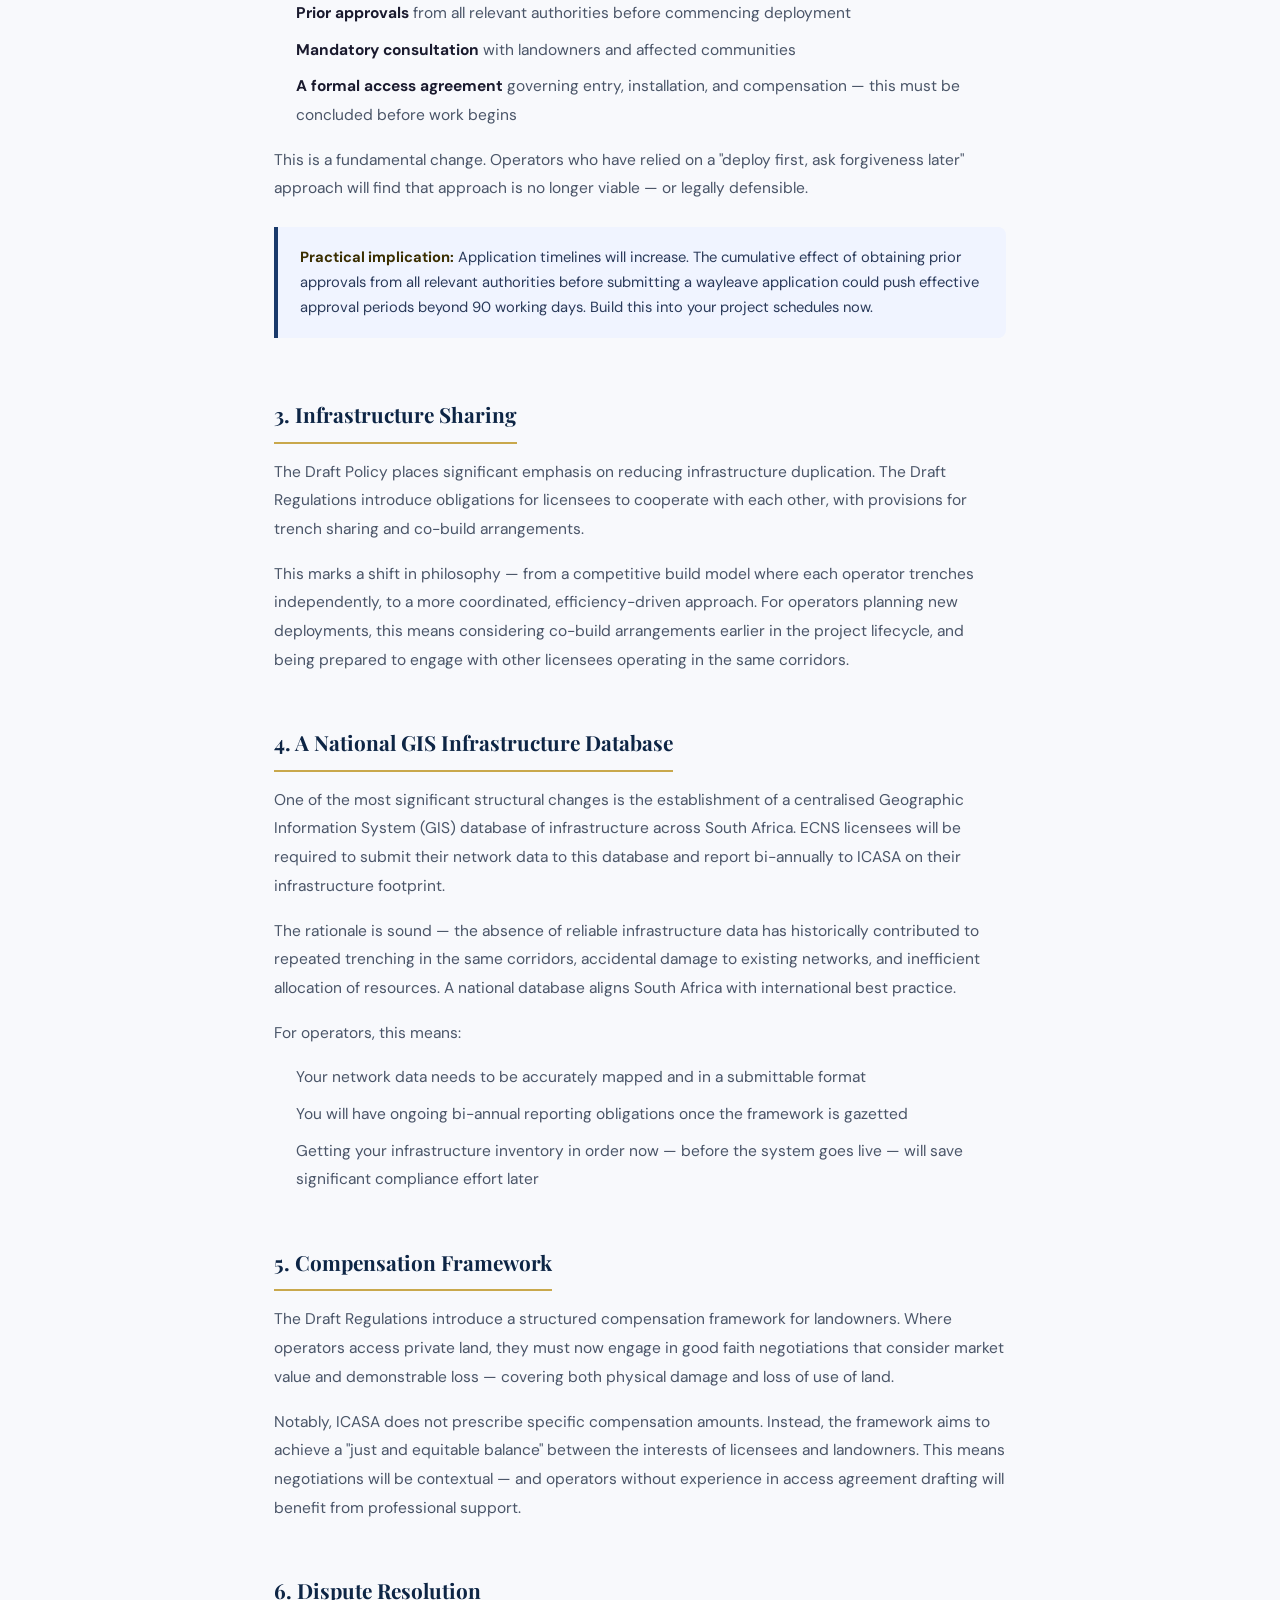
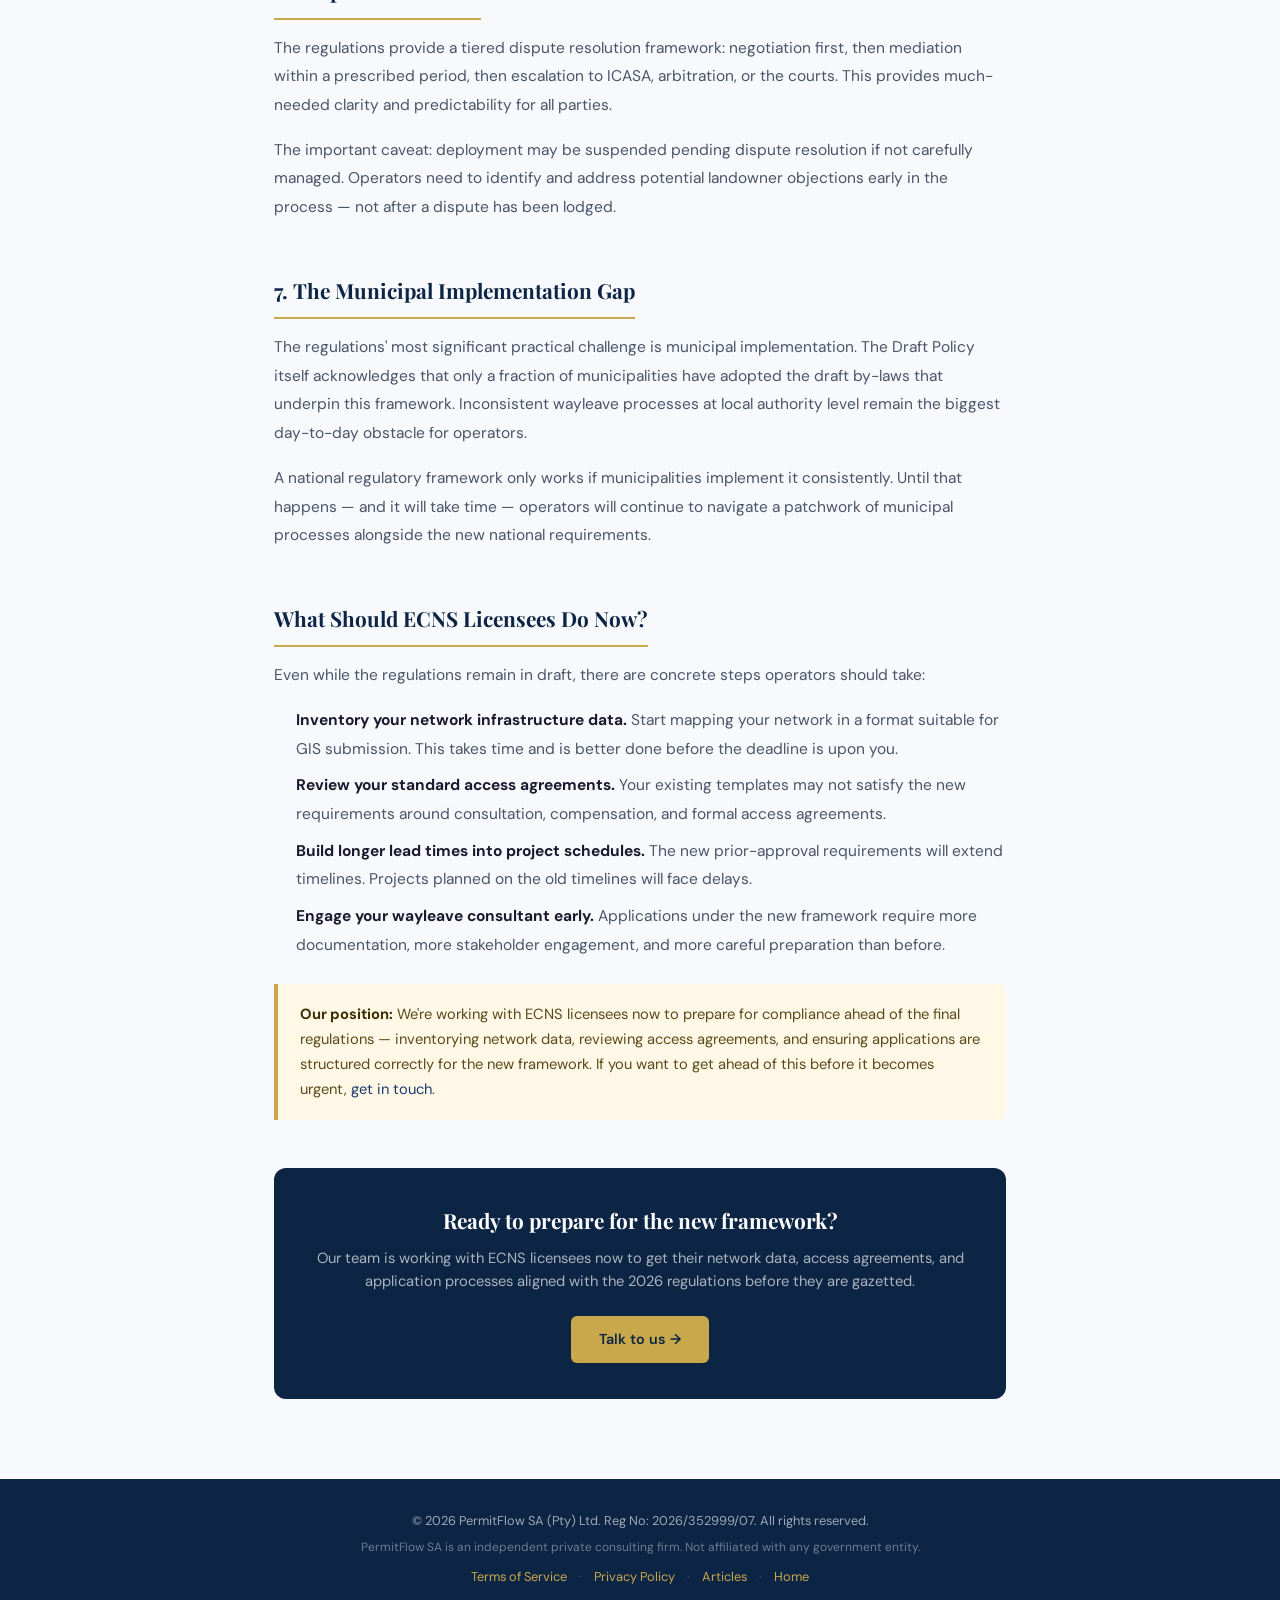
<file: article-icasa-rapid-deployment.html>
<!DOCTYPE html>
<html lang="en">
<head>
  <meta charset="UTF-8" />
  <meta name="viewport" content="width=device-width, initial-scale=1.0" />
  <title>South Africa's ICASA Rapid Deployment Regulations Explained | PermitFlow SA</title>
  <meta name="description" content="South Africa's Draft ICASA Rapid Deployment Regulations change how land access, landowner compensation, and dispute resolution work for ECNS licensees. Here's what you need to know." />
  <meta name="keywords" content="ICASA rapid deployment regulations, wayleave South Africa 2026, ECNS licensee compliance, infrastructure permitting South Africa, broadband deployment regulations" />
  <link rel="icon" type="image/svg+xml" href="images/favicon.svg" />
  <link rel="preconnect" href="https://fonts.googleapis.com" />
  <link rel="preconnect" href="https://fonts.gstatic.com" crossorigin />
  <link href="https://fonts.googleapis.com/css2?family=Playfair+Display:wght@600;700;900&family=DM+Sans:wght@300;400;500&display=swap" rel="stylesheet" />
  <link rel="stylesheet" href="css/style.css" />
  <style>
    :root {
      --navy: #0D2545;
      --navy-mid: #1A3A6B;
      --gold: #C9A84C;
      --text: #1a1a2e;
      --text-light: #4a5568;
      --bg: #f8f9fc;
      --white: #ffffff;
    }
    * { box-sizing: border-box; margin: 0; padding: 0; }
    body { font-family: 'DM Sans', sans-serif; color: var(--text); background: var(--bg); }

    /* NAV */
    .site-header { background: var(--navy); padding: 0 24px; position: sticky; top: 0; z-index: 100; box-shadow: 0 2px 12px rgba(0,0,0,0.3); }
    .nav-container { max-width: 1200px; margin: 0 auto; display: flex; align-items: center; justify-content: space-between; height: 68px; }
    .nav-logo { display: flex; align-items: center; gap: 10px; text-decoration: none; }
    .nav-logo-text { font-family: 'Playfair Display', serif; font-size: 1.15rem; color: #fff; font-weight: 700; }
    .nav-logo-sa { color: var(--gold); }
    .nav-back { color: var(--gold); text-decoration: none; font-size: 0.85rem; font-weight: 500; display: flex; align-items: center; gap: 6px; transition: opacity 0.2s; }
    .nav-back:hover { opacity: 0.75; }

    /* DISCLAIMER */
    .disclaimer-banner { background: #fff8e7; border-bottom: 2px solid var(--gold); padding: 10px 24px; display: flex; align-items: flex-start; gap: 10px; font-size: 0.82rem; color: #5a4a1a; line-height: 1.5; }
    .disclaimer-banner p { margin: 0; }
    .disclaimer-banner strong { color: #3a2e00; }

    /* ARTICLE HERO */
    .article-hero { background: var(--navy); padding: 60px 24px 50px; }
    .article-hero-inner { max-width: 780px; margin: 0 auto; }
    .article-meta-top { display: flex; align-items: center; gap: 12px; margin-bottom: 20px; flex-wrap: wrap; }
    .article-tag { background: rgba(201,168,76,0.15); border: 1px solid rgba(201,168,76,0.3); color: var(--gold); font-size: 0.72rem; font-weight: 600; letter-spacing: 0.1em; text-transform: uppercase; padding: 4px 12px; border-radius: 20px; }
    .article-date { color: rgba(255,255,255,0.45); font-size: 0.82rem; }
    .article-read-time { color: rgba(255,255,255,0.45); font-size: 0.82rem; }
    .article-dot { color: rgba(255,255,255,0.25); }
    .article-hero h1 { font-family: 'Playfair Display', serif; color: #fff; font-size: clamp(1.6rem, 3.5vw, 2.4rem); line-height: 1.3; margin-bottom: 18px; }
    .article-hero-sub { color: rgba(255,255,255,0.65); font-size: 1rem; line-height: 1.7; }

    /* BREADCRUMB */
    .breadcrumb { max-width: 780px; margin: 28px auto 0; padding: 0 24px; display: flex; align-items: center; gap: 8px; font-size: 0.8rem; }
    .breadcrumb a { color: var(--navy-mid); text-decoration: none; }
    .breadcrumb a:hover { color: var(--gold); }
    .breadcrumb span { color: #cbd5e0; }
    .breadcrumb-current { color: var(--text-light); }

    /* ARTICLE BODY */
    .article-wrap { max-width: 780px; margin: 0 auto; padding: 48px 24px 80px; }

    .article-body h2 { font-family: 'Playfair Display', serif; font-size: 1.3rem; color: var(--navy); margin: 36px 0 14px; padding-bottom: 10px; border-bottom: 2px solid var(--gold); display: inline-block; }
    .article-body h3 { font-size: 1rem; font-weight: 600; color: var(--navy); margin: 24px 0 10px; }
    .article-body p { color: var(--text-light); line-height: 1.85; margin-bottom: 16px; font-size: 0.97rem; }
    .article-body ul, .article-body ol { color: var(--text-light); line-height: 1.85; margin-bottom: 16px; padding-left: 22px; font-size: 0.97rem; }
    .article-body li { margin-bottom: 8px; }
    .article-body strong { color: var(--text); }
    .article-body a { color: var(--navy-mid); }
    .article-body a:hover { color: var(--gold); }

    .callout { background: #fff8e7; border-left: 4px solid var(--gold); padding: 18px 22px; border-radius: 0 8px 8px 0; margin: 24px 0; }
    .callout p { margin: 0; font-size: 0.92rem; color: #5a4a1a; line-height: 1.7; }
    .callout strong { color: #3a2e00; }

    .callout-blue { background: #f0f4ff; border-left: 4px solid var(--navy-mid); }
    .callout-blue p { color: #2a3a5a; }

    /* CTA BOX */
    .article-cta { background: var(--navy); border-radius: 12px; padding: 36px 32px; margin-top: 48px; text-align: center; }
    .article-cta h3 { font-family: 'Playfair Display', serif; color: #fff; font-size: 1.3rem; margin-bottom: 10px; }
    .article-cta p { color: rgba(255,255,255,0.65); font-size: 0.92rem; margin-bottom: 22px; line-height: 1.6; }
    .btn-gold { display: inline-block; background: var(--gold); color: var(--navy); font-weight: 600; font-size: 0.9rem; padding: 12px 28px; border-radius: 6px; text-decoration: none; transition: background 0.2s; }
    .btn-gold:hover { background: #e8c96a; }

    /* BACK LINK */
    .article-back { margin-bottom: 32px; }
    .article-back a { color: var(--navy-mid); font-size: 0.85rem; text-decoration: none; display: inline-flex; align-items: center; gap: 6px; }
    .article-back a:hover { color: var(--gold); }

    /* FOOTER */
    .site-footer { background: var(--navy); color: rgba(255,255,255,0.6); padding: 32px 24px; font-size: 0.8rem; text-align: center; }
    .site-footer a { color: var(--gold); text-decoration: none; }
    .site-footer a:hover { text-decoration: underline; }
    .footer-legal-links { margin-top: 10px; display: flex; gap: 12px; justify-content: center; align-items: center; flex-wrap: wrap; }
    .footer-legal-links span { color: rgba(255,255,255,0.25); }
  </style>
</head>
<body>

  <header class="site-header">
    <nav class="nav-container">
      <a href="index.html" class="nav-logo">
        <svg width="32" height="32" viewBox="0 0 38 38" fill="none" xmlns="http://www.w3.org/2000/svg">
          <rect x="1" y="1" width="36" height="36" rx="7" fill="#1A3A6B" stroke="#C9A84C" stroke-width="1.8"/>
          <rect x="7" y="10" width="14" height="3" rx="1.5" fill="#C9A84C"/>
          <rect x="7" y="16" width="9" height="3" rx="1.5" fill="#C9A84C" opacity=".7"/>
          <rect x="7" y="22" width="11" height="3" rx="1.5" fill="#C9A84C" opacity=".5"/>
          <circle cx="27" cy="26" r="6" fill="#0D2545" stroke="#C9A84C" stroke-width="1.8"/>
          <path d="M24 26l2.5 2.5 4.5-4.5" stroke="#C9A84C" stroke-width="1.8" stroke-linecap="round" stroke-linejoin="round"/>
        </svg>
        <span class="nav-logo-text">PermitFlow <span class="nav-logo-sa">SA</span></span>
      </a>
      <a href="articles.html" class="nav-back">← All Articles</a>
    </nav>
  </header>

  <div class="disclaimer-banner">
    <p><strong>PermitFlow SA is a private B2B consulting agency, not a government entity.</strong> We are not affiliated with any municipality, state department, or government body.</p>
  </div>

  <div class="article-hero">
    <div class="article-hero-inner">
      <div class="article-meta-top">
        <span class="article-tag">Regulation</span>
        <span class="article-date">May 2026</span>
        <span class="article-dot">·</span>
        <span class="article-read-time">5 min read</span>
      </div>
      <h1>South Africa's ICASA Rapid Deployment Regulations — What They Mean for Your Projects</h1>
      <p class="article-hero-sub">South Africa has published its Draft Rapid Deployment Regulations. Here's what's changing around land access, landowner compensation, dispute resolution, and GIS reporting — and what ECNS licensees should be doing now.</p>
    </div>
  </div>

  <div class="article-wrap">

    <div class="article-back">
      <a href="articles.html">
        <svg width="14" height="14" viewBox="0 0 24 24" fill="none"><path d="M19 12H5M12 19l-7-7 7-7" stroke="currentColor" stroke-width="2" stroke-linecap="round" stroke-linejoin="round"/></svg>
        Back to all articles
      </a>
    </div>

    <div class="article-body">

      <p>In March 2026, the Minister of Communications and Digital Technologies published a Draft Policy Direction on broadband infrastructure deployment. ICASA followed on 10 April 2026 with its Draft Rapid Deployment Regulations. Together, these two instruments represent the most significant shift in South Africa's permitting and land access framework in over a decade.</p>

      <p>For ECNS licensees — fibre operators, telecoms companies, and infrastructure builders — the implications are real and immediate, even while the regulations remain in draft. Here's what you need to understand.</p>

      <div class="callout">
        <p><strong>Note:</strong> These regulations are currently in draft form and have not yet been gazetted as final law. The framework and timelines discussed here reflect the draft as published in April 2026. Final requirements may differ.</p>
      </div>

      <h2>1. From Fragmentation to a Structured Framework</h2>

      <p>South Africa's permitting landscape has historically been fragmented. Every municipality has operated its own process, timelines have varied wildly, and the absence of a national framework has meant that operators faced a different set of hurdles in each jurisdiction. The new regulations attempt to fix this by creating a unified, structured approach to infrastructure deployment.</p>

      <p>The Draft Policy explicitly gives effect to the 2023 National Policy on Rapid Deployment, recognising that the lack of accessible, high-speed bandwidth has held back South Africa's economic development and global competitiveness. The intent is alignment between national broadband ambitions and what actually happens at municipal level.</p>

      <h2>2. Land Access: The End of Informal Deployment</h2>

      <p>The most practically significant change is how operators can access land. Historically, ECNS licensees relied on statutory rights of entry — which often led to disputes with landowners and communities who had not been properly consulted. That approach is being replaced.</p>

      <p>Under the new framework, operators must now follow a structured process that includes:</p>

      <ul>
        <li><strong>Prior approvals</strong> from all relevant authorities before commencing deployment</li>
        <li><strong>Mandatory consultation</strong> with landowners and affected communities</li>
        <li><strong>A formal access agreement</strong> governing entry, installation, and compensation — this must be concluded before work begins</li>
      </ul>

      <p>This is a fundamental change. Operators who have relied on a "deploy first, ask forgiveness later" approach will find that approach is no longer viable — or legally defensible.</p>

      <div class="callout callout-blue">
        <p><strong>Practical implication:</strong> Application timelines will increase. The cumulative effect of obtaining prior approvals from all relevant authorities before submitting a wayleave application could push effective approval periods beyond 90 working days. Build this into your project schedules now.</p>
      </div>

      <h2>3. Infrastructure Sharing</h2>

      <p>The Draft Policy places significant emphasis on reducing infrastructure duplication. The Draft Regulations introduce obligations for licensees to cooperate with each other, with provisions for trench sharing and co-build arrangements.</p>

      <p>This marks a shift in philosophy — from a competitive build model where each operator trenches independently, to a more coordinated, efficiency-driven approach. For operators planning new deployments, this means considering co-build arrangements earlier in the project lifecycle, and being prepared to engage with other licensees operating in the same corridors.</p>

      <h2>4. A National GIS Infrastructure Database</h2>

      <p>One of the most significant structural changes is the establishment of a centralised Geographic Information System (GIS) database of infrastructure across South Africa. ECNS licensees will be required to submit their network data to this database and report bi-annually to ICASA on their infrastructure footprint.</p>

      <p>The rationale is sound — the absence of reliable infrastructure data has historically contributed to repeated trenching in the same corridors, accidental damage to existing networks, and inefficient allocation of resources. A national database aligns South Africa with international best practice.</p>

      <p>For operators, this means:</p>

      <ul>
        <li>Your network data needs to be accurately mapped and in a submittable format</li>
        <li>You will have ongoing bi-annual reporting obligations once the framework is gazetted</li>
        <li>Getting your infrastructure inventory in order now — before the system goes live — will save significant compliance effort later</li>
      </ul>

      <h2>5. Compensation Framework</h2>

      <p>The Draft Regulations introduce a structured compensation framework for landowners. Where operators access private land, they must now engage in good faith negotiations that consider market value and demonstrable loss — covering both physical damage and loss of use of land.</p>

      <p>Notably, ICASA does not prescribe specific compensation amounts. Instead, the framework aims to achieve a "just and equitable balance" between the interests of licensees and landowners. This means negotiations will be contextual — and operators without experience in access agreement drafting will benefit from professional support.</p>

      <h2>6. Dispute Resolution</h2>

      <p>The regulations provide a tiered dispute resolution framework: negotiation first, then mediation within a prescribed period, then escalation to ICASA, arbitration, or the courts. This provides much-needed clarity and predictability for all parties.</p>

      <p>The important caveat: deployment may be suspended pending dispute resolution if not carefully managed. Operators need to identify and address potential landowner objections early in the process — not after a dispute has been lodged.</p>

      <h2>7. The Municipal Implementation Gap</h2>

      <p>The regulations' most significant practical challenge is municipal implementation. The Draft Policy itself acknowledges that only a fraction of municipalities have adopted the draft by-laws that underpin this framework. Inconsistent wayleave processes at local authority level remain the biggest day-to-day obstacle for operators.</p>

      <p>A national regulatory framework only works if municipalities implement it consistently. Until that happens — and it will take time — operators will continue to navigate a patchwork of municipal processes alongside the new national requirements.</p>

      <h2>What Should ECNS Licensees Do Now?</h2>

      <p>Even while the regulations remain in draft, there are concrete steps operators should take:</p>

      <ul>
        <li><strong>Inventory your network infrastructure data.</strong> Start mapping your network in a format suitable for GIS submission. This takes time and is better done before the deadline is upon you.</li>
        <li><strong>Review your standard access agreements.</strong> Your existing templates may not satisfy the new requirements around consultation, compensation, and formal access agreements.</li>
        <li><strong>Build longer lead times into project schedules.</strong> The new prior-approval requirements will extend timelines. Projects planned on the old timelines will face delays.</li>
        <li><strong>Engage your wayleave consultant early.</strong> Applications under the new framework require more documentation, more stakeholder engagement, and more careful preparation than before.</li>
      </ul>

      <div class="callout">
        <p><strong>Our position:</strong> We're working with ECNS licensees now to prepare for compliance ahead of the final regulations — inventorying network data, reviewing access agreements, and ensuring applications are structured correctly for the new framework. If you want to get ahead of this before it becomes urgent, <a href="index.html#contact">get in touch</a>.</p>
      </div>

    </div>

    <div class="article-cta">
      <h3>Ready to prepare for the new framework?</h3>
      <p>Our team is working with ECNS licensees now to get their network data, access agreements, and application processes aligned with the 2026 regulations before they are gazetted.</p>
      <a href="index.html#contact" class="btn-gold">Talk to us →</a>
    </div>

  </div>

  <footer class="site-footer">
    <p>© 2026 PermitFlow SA (Pty) Ltd. Reg No: 2026/352999/07. All rights reserved.</p>
    <p style="margin-top:6px; font-size:0.75rem; color: rgba(255,255,255,0.4);">PermitFlow SA is an independent private consulting firm. Not affiliated with any government entity.</p>
    <div class="footer-legal-links">
      <a href="terms.html">Terms of Service</a>
      <span>·</span>
      <a href="privacy.html">Privacy Policy</a>
      <span>·</span>
      <a href="articles.html">Articles</a>
      <span>·</span>
      <a href="index.html">Home</a>
    </div>
  </footer>

</body>
</html>
</file>
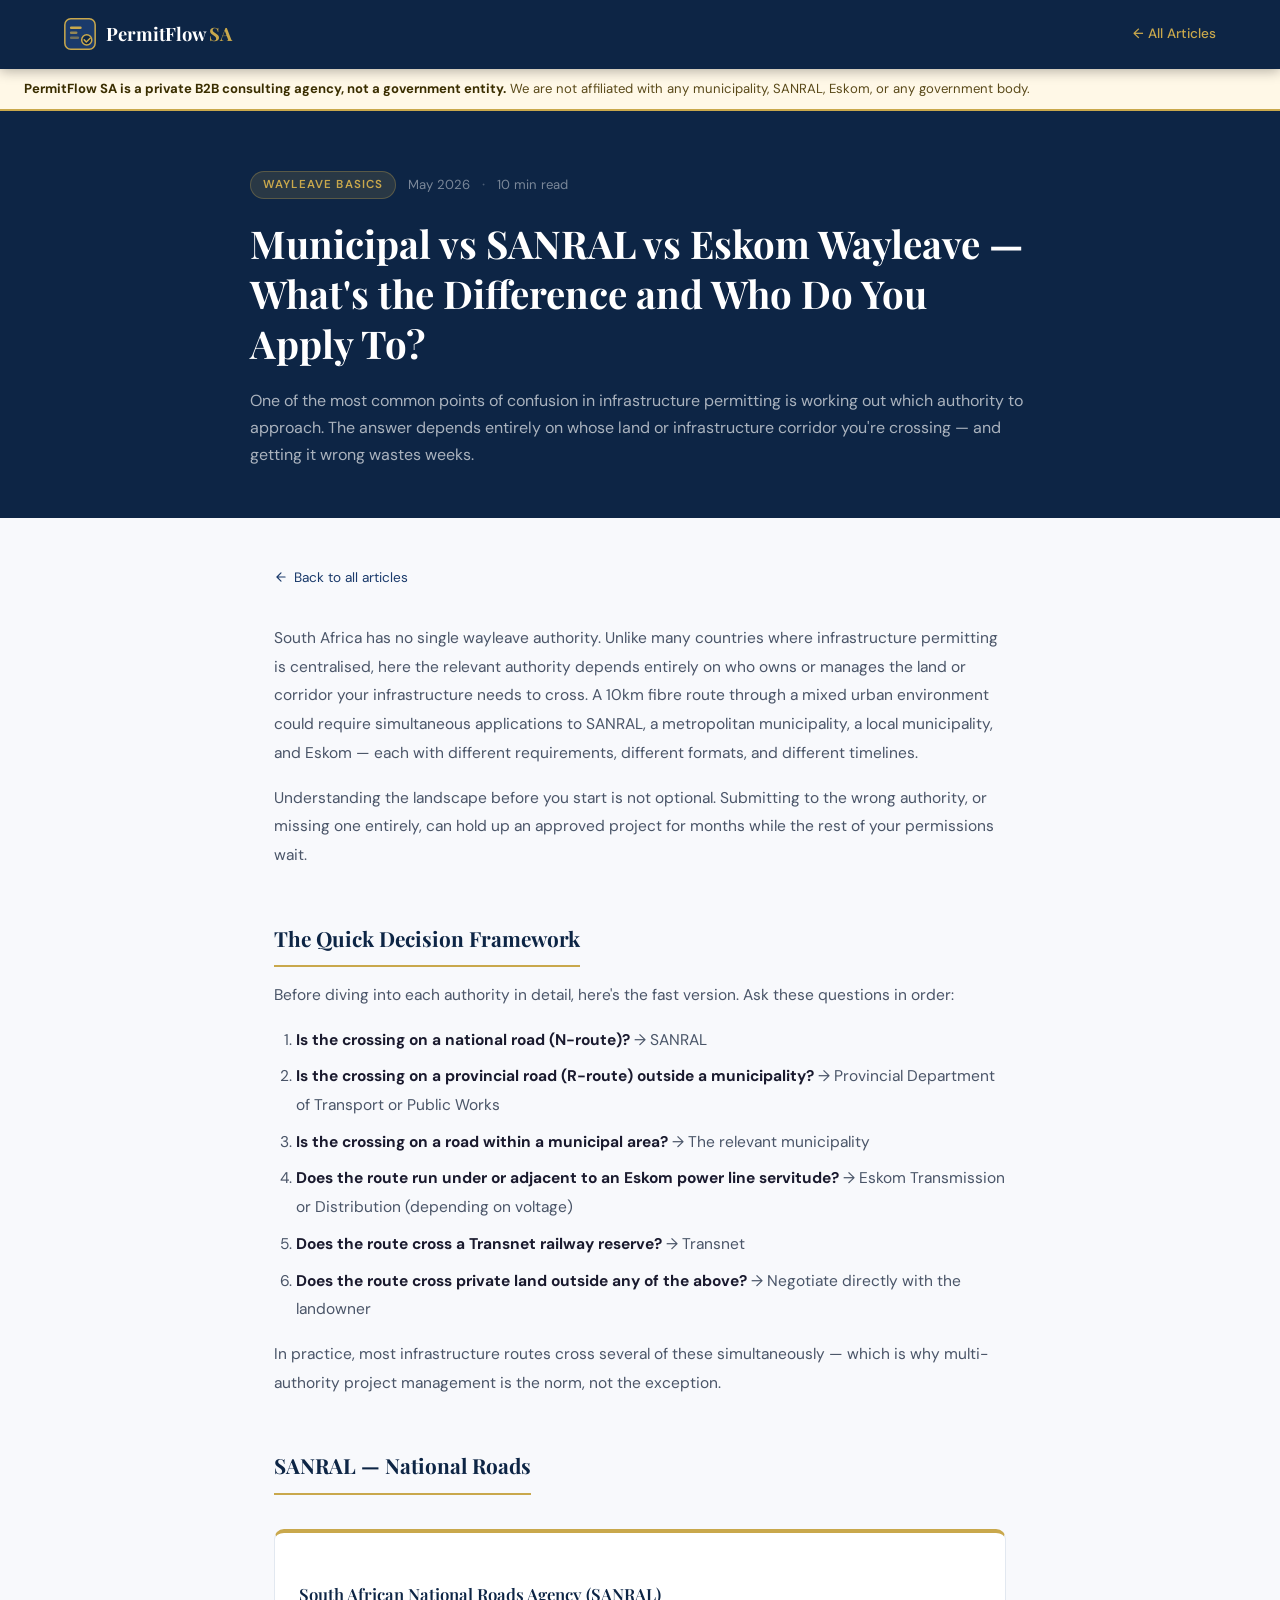
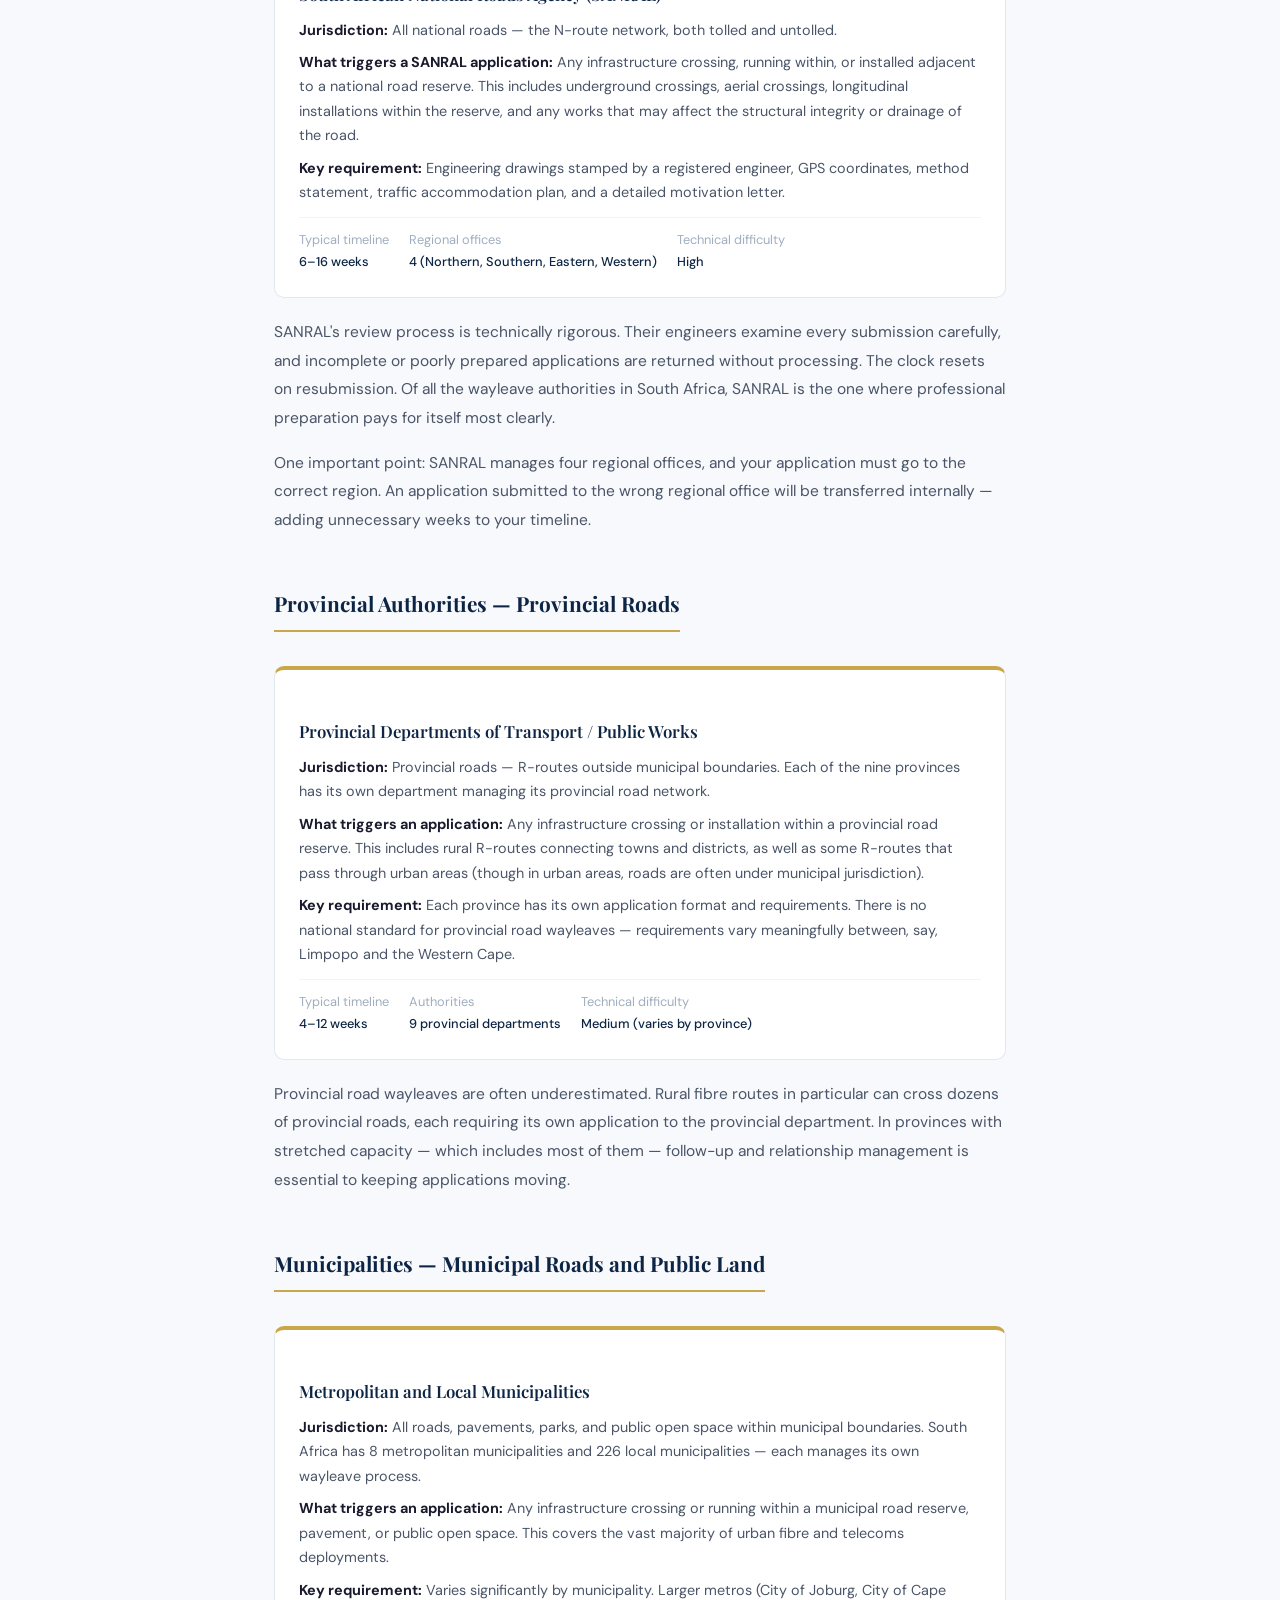
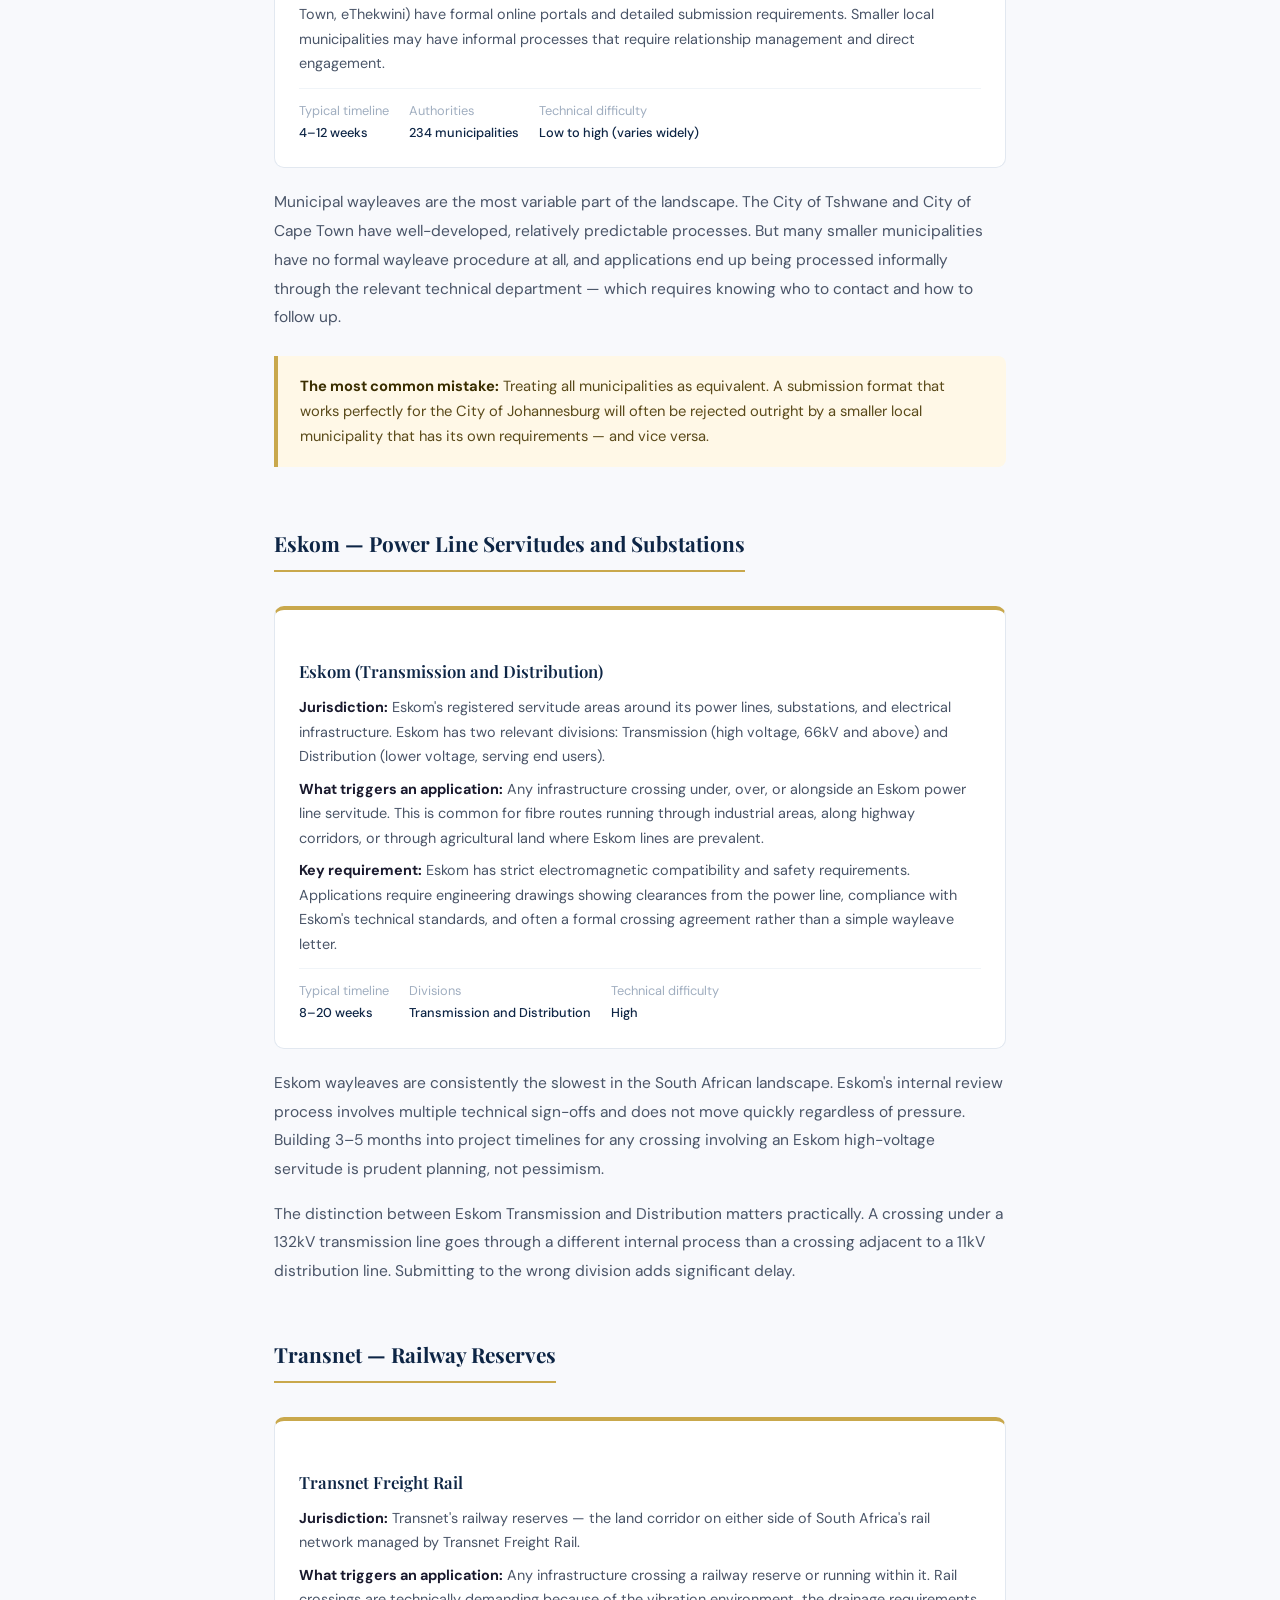
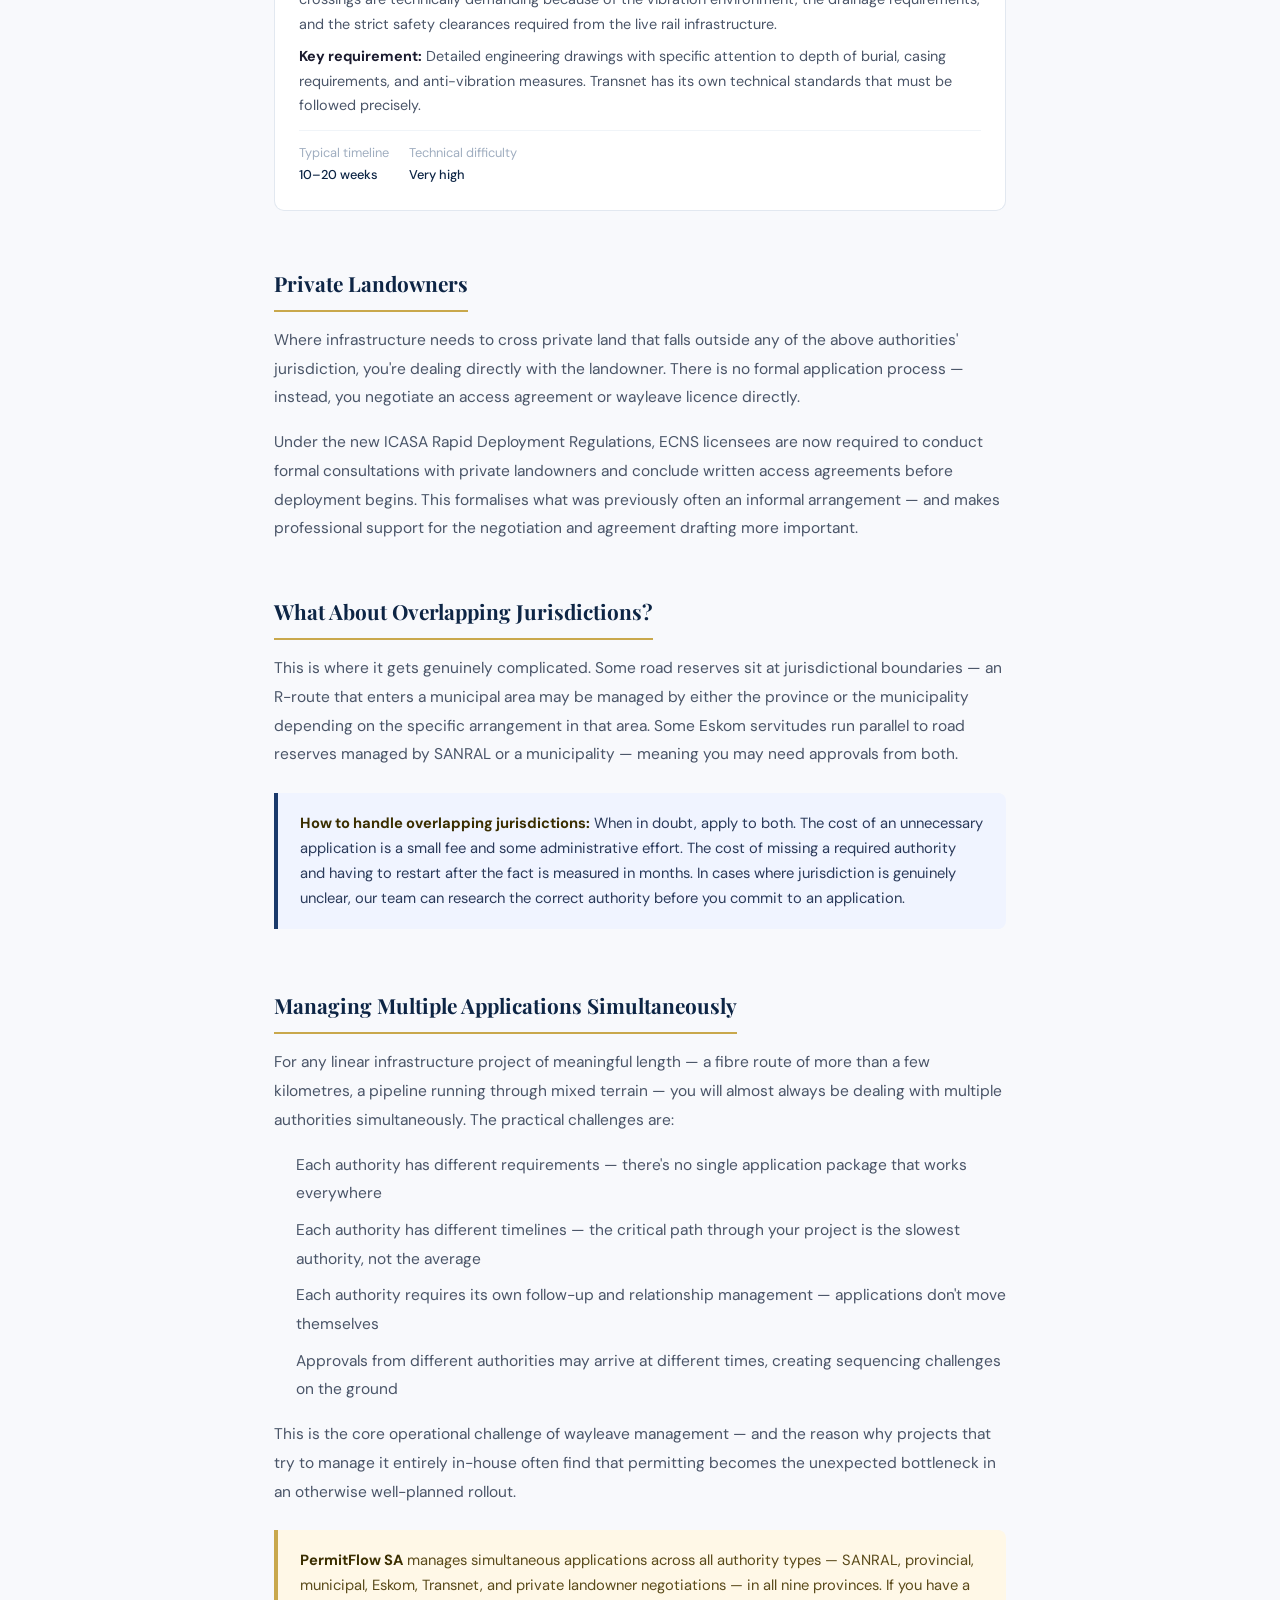
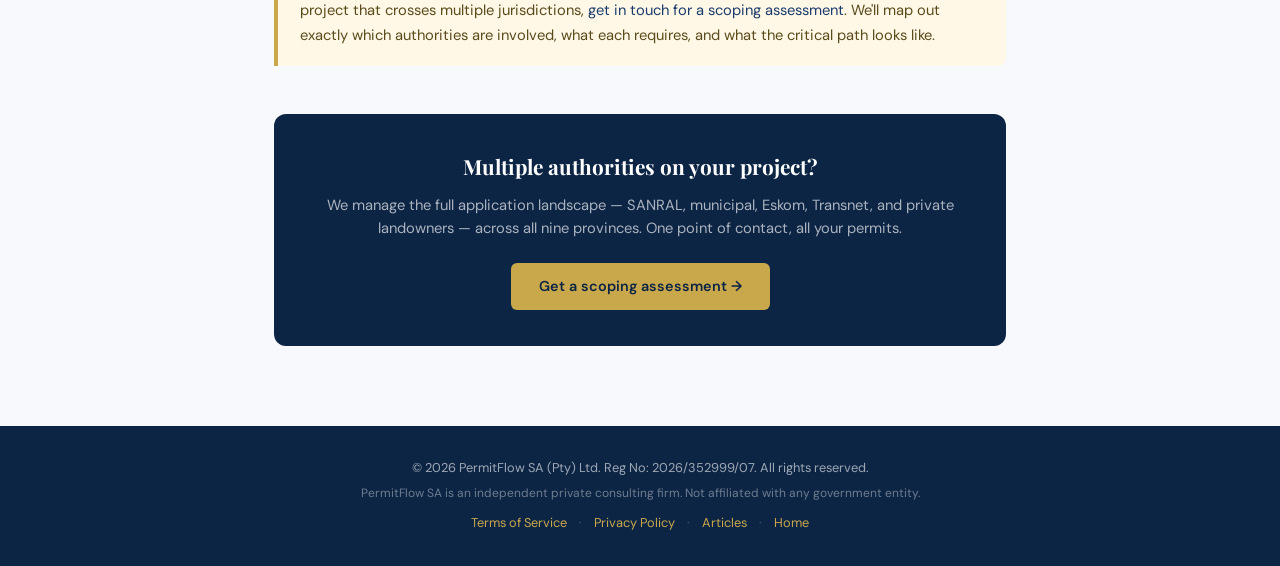
<file: article-municipal-vs-sanral-vs-eskom-wayleave.html>
<!DOCTYPE html>
<html lang="en">
<head>
  <meta charset="UTF-8" />
  <meta name="viewport" content="width=device-width, initial-scale=1.0" />
  <title>Municipal vs SANRAL vs Eskom Wayleave — Who Do You Apply To? | PermitFlow SA</title>
  <meta name="description" content="Not sure which authority to apply to for your wayleave? Municipal, SANRAL, Eskom, Transnet — here's how to work out who owns what and where to submit your application." />
  <meta name="keywords" content="municipal wayleave vs SANRAL, Eskom wayleave crossing, which wayleave authority South Africa, infrastructure permit who to apply to, Transnet rail reserve crossing, wayleave authority South Africa" />
  <link rel="icon" type="image/svg+xml" href="images/favicon.svg" />
  <link rel="preconnect" href="https://fonts.googleapis.com" />
  <link rel="preconnect" href="https://fonts.gstatic.com" crossorigin />
  <link href="https://fonts.googleapis.com/css2?family=Playfair+Display:wght@600;700;900&family=DM+Sans:wght@300;400;500&display=swap" rel="stylesheet" />
  <link rel="stylesheet" href="css/style.css" />
  <style>
    :root{--navy:#0D2545;--navy-mid:#1A3A6B;--gold:#C9A84C;--text:#1a1a2e;--text-light:#4a5568;--bg:#f8f9fc;--white:#ffffff;}
    *{box-sizing:border-box;margin:0;padding:0;}
    body{font-family:'DM Sans',sans-serif;color:var(--text);background:var(--bg);}
    .site-header{background:var(--navy);padding:0 24px;position:sticky;top:0;z-index:100;box-shadow:0 2px 12px rgba(0,0,0,0.3);}
    .nav-container{max-width:1200px;margin:0 auto;display:flex;align-items:center;justify-content:space-between;height:68px;}
    .nav-logo{display:flex;align-items:center;gap:10px;text-decoration:none;}
    .nav-logo-text{font-family:'Playfair Display',serif;font-size:1.15rem;color:#fff;font-weight:700;}
    .nav-logo-sa{color:var(--gold);}
    .nav-back{color:var(--gold);text-decoration:none;font-size:0.85rem;font-weight:500;display:flex;align-items:center;gap:6px;transition:opacity 0.2s;}
    .nav-back:hover{opacity:0.75;}
    .disclaimer-banner{background:#fff8e7;border-bottom:2px solid var(--gold);padding:10px 24px;display:flex;align-items:flex-start;gap:10px;font-size:0.82rem;color:#5a4a1a;line-height:1.5;}
    .disclaimer-banner p{margin:0;}
    .disclaimer-banner strong{color:#3a2e00;}
    .article-hero{background:var(--navy);padding:60px 24px 50px;}
    .article-hero-inner{max-width:780px;margin:0 auto;}
    .article-meta-top{display:flex;align-items:center;gap:12px;margin-bottom:20px;flex-wrap:wrap;}
    .article-tag{background:rgba(201,168,76,0.15);border:1px solid rgba(201,168,76,0.3);color:var(--gold);font-size:0.72rem;font-weight:600;letter-spacing:0.1em;text-transform:uppercase;padding:4px 12px;border-radius:20px;}
    .article-date{color:rgba(255,255,255,0.45);font-size:0.82rem;}
    .article-read-time{color:rgba(255,255,255,0.45);font-size:0.82rem;}
    .article-dot{color:rgba(255,255,255,0.25);}
    .article-hero h1{font-family:'Playfair Display',serif;color:#fff;font-size:clamp(1.6rem,3.5vw,2.4rem);line-height:1.3;margin-bottom:18px;}
    .article-hero-sub{color:rgba(255,255,255,0.65);font-size:1rem;line-height:1.7;}
    .article-wrap{max-width:780px;margin:0 auto;padding:48px 24px 80px;}
    .article-back{margin-bottom:32px;}
    .article-back a{color:var(--navy-mid);font-size:0.85rem;text-decoration:none;display:inline-flex;align-items:center;gap:6px;}
    .article-back a:hover{color:var(--gold);}
    .article-body h2{font-family:'Playfair Display',serif;font-size:1.3rem;color:var(--navy);margin:36px 0 14px;padding-bottom:10px;border-bottom:2px solid var(--gold);display:inline-block;}
    .article-body h3{font-size:1rem;font-weight:600;color:var(--navy);margin:24px 0 10px;}
    .article-body p{color:var(--text-light);line-height:1.85;margin-bottom:16px;font-size:0.97rem;}
    .article-body ul,.article-body ol{color:var(--text-light);line-height:1.85;margin-bottom:16px;padding-left:22px;font-size:0.97rem;}
    .article-body li{margin-bottom:8px;}
    .article-body strong{color:var(--text);}
    .article-body a{color:var(--navy-mid);}
    .article-body a:hover{color:var(--gold);}
    .callout{background:#fff8e7;border-left:4px solid var(--gold);padding:18px 22px;border-radius:0 8px 8px 0;margin:24px 0;}
    .callout p{margin:0;font-size:0.92rem;color:#5a4a1a;line-height:1.7;}
    .callout strong{color:#3a2e00;}
    .callout-blue{background:#f0f4ff;border-left:4px solid var(--navy-mid);}
    .callout-blue p{color:#2a3a5a;}
    .article-cta{background:var(--navy);border-radius:12px;padding:36px 32px;margin-top:48px;text-align:center;}
    .article-cta h3{font-family:'Playfair Display',serif;color:#fff;font-size:1.3rem;margin-bottom:10px;}
    .article-cta p{color:rgba(255,255,255,0.65);font-size:0.92rem;margin-bottom:22px;line-height:1.6;}
    .btn-gold{display:inline-block;background:var(--gold);color:var(--navy);font-weight:600;font-size:0.9rem;padding:12px 28px;border-radius:6px;text-decoration:none;transition:background 0.2s;}
    .btn-gold:hover{background:#e8c96a;}
    .site-footer{background:var(--navy);color:rgba(255,255,255,0.6);padding:32px 24px;font-size:0.8rem;text-align:center;}
    .site-footer a{color:var(--gold);text-decoration:none;}
    .site-footer a:hover{text-decoration:underline;}
    .footer-legal-links{margin-top:10px;display:flex;gap:12px;justify-content:center;align-items:center;flex-wrap:wrap;}
    .footer-legal-links span{color:rgba(255,255,255,0.25);}
    .authority-card{background:var(--white);border:1px solid #e2e8f0;border-radius:10px;padding:24px;margin:20px 0;border-top:4px solid var(--gold);}
    .authority-card h3{font-family:'Playfair Display',serif;font-size:1.05rem;color:var(--navy);margin-bottom:10px;}
    .authority-card p{font-size:0.9rem;color:var(--text-light);margin-bottom:8px;line-height:1.7;}
    .authority-card p:last-child{margin-bottom:0;}
    .authority-card .ac-meta{display:flex;gap:20px;flex-wrap:wrap;margin-top:12px;padding-top:12px;border-top:1px solid #f0f4f8;}
    .authority-card .ac-meta-item{font-size:0.8rem;}
    .authority-card .ac-meta-label{color:#a0aec0;display:block;margin-bottom:2px;}
    .authority-card .ac-meta-value{color:var(--navy);font-weight:500;}
  </style>
</head>
<body>

  <header class="site-header">
    <nav class="nav-container">
      <a href="index.html" class="nav-logo">
        <svg width="32" height="32" viewBox="0 0 38 38" fill="none" xmlns="http://www.w3.org/2000/svg">
          <rect x="1" y="1" width="36" height="36" rx="7" fill="#1A3A6B" stroke="#C9A84C" stroke-width="1.8"/>
          <rect x="7" y="10" width="14" height="3" rx="1.5" fill="#C9A84C"/>
          <rect x="7" y="16" width="9" height="3" rx="1.5" fill="#C9A84C" opacity=".7"/>
          <rect x="7" y="22" width="11" height="3" rx="1.5" fill="#C9A84C" opacity=".5"/>
          <circle cx="27" cy="26" r="6" fill="#0D2545" stroke="#C9A84C" stroke-width="1.8"/>
          <path d="M24 26l2.5 2.5 4.5-4.5" stroke="#C9A84C" stroke-width="1.8" stroke-linecap="round" stroke-linejoin="round"/>
        </svg>
        <span class="nav-logo-text">PermitFlow <span class="nav-logo-sa">SA</span></span>
      </a>
      <a href="articles.html" class="nav-back">← All Articles</a>
    </nav>
  </header>

  <div class="disclaimer-banner">
    <p><strong>PermitFlow SA is a private B2B consulting agency, not a government entity.</strong> We are not affiliated with any municipality, SANRAL, Eskom, or any government body.</p>
  </div>

  <div class="article-hero">
    <div class="article-hero-inner">
      <div class="article-meta-top">
        <span class="article-tag">Wayleave Basics</span>
        <span class="article-date">May 2026</span>
        <span class="article-dot">·</span>
        <span class="article-read-time">10 min read</span>
      </div>
      <h1>Municipal vs SANRAL vs Eskom Wayleave — What's the Difference and Who Do You Apply To?</h1>
      <p class="article-hero-sub">One of the most common points of confusion in infrastructure permitting is working out which authority to approach. The answer depends entirely on whose land or infrastructure corridor you're crossing — and getting it wrong wastes weeks.</p>
    </div>
  </div>

  <div class="article-wrap">
    <div class="article-back">
      <a href="articles.html">
        <svg width="14" height="14" viewBox="0 0 24 24" fill="none"><path d="M19 12H5M12 19l-7-7 7-7" stroke="currentColor" stroke-width="2" stroke-linecap="round" stroke-linejoin="round"/></svg>
        Back to all articles
      </a>
    </div>

    <div class="article-body">

      <p>South Africa has no single wayleave authority. Unlike many countries where infrastructure permitting is centralised, here the relevant authority depends entirely on who owns or manages the land or corridor your infrastructure needs to cross. A 10km fibre route through a mixed urban environment could require simultaneous applications to SANRAL, a metropolitan municipality, a local municipality, and Eskom — each with different requirements, different formats, and different timelines.</p>

      <p>Understanding the landscape before you start is not optional. Submitting to the wrong authority, or missing one entirely, can hold up an approved project for months while the rest of your permissions wait.</p>

      <h2>The Quick Decision Framework</h2>

      <p>Before diving into each authority in detail, here's the fast version. Ask these questions in order:</p>

      <ol>
        <li><strong>Is the crossing on a national road (N-route)?</strong> → SANRAL</li>
        <li><strong>Is the crossing on a provincial road (R-route) outside a municipality?</strong> → Provincial Department of Transport or Public Works</li>
        <li><strong>Is the crossing on a road within a municipal area?</strong> → The relevant municipality</li>
        <li><strong>Does the route run under or adjacent to an Eskom power line servitude?</strong> → Eskom Transmission or Distribution (depending on voltage)</li>
        <li><strong>Does the route cross a Transnet railway reserve?</strong> → Transnet</li>
        <li><strong>Does the route cross private land outside any of the above?</strong> → Negotiate directly with the landowner</li>
      </ol>

      <p>In practice, most infrastructure routes cross several of these simultaneously — which is why multi-authority project management is the norm, not the exception.</p>

      <h2>SANRAL — National Roads</h2>

      <div class="authority-card">
        <h3>South African National Roads Agency (SANRAL)</h3>
        <p><strong>Jurisdiction:</strong> All national roads — the N-route network, both tolled and untolled.</p>
        <p><strong>What triggers a SANRAL application:</strong> Any infrastructure crossing, running within, or installed adjacent to a national road reserve. This includes underground crossings, aerial crossings, longitudinal installations within the reserve, and any works that may affect the structural integrity or drainage of the road.</p>
        <p><strong>Key requirement:</strong> Engineering drawings stamped by a registered engineer, GPS coordinates, method statement, traffic accommodation plan, and a detailed motivation letter.</p>
        <div class="ac-meta">
          <div class="ac-meta-item"><span class="ac-meta-label">Typical timeline</span><span class="ac-meta-value">6–16 weeks</span></div>
          <div class="ac-meta-item"><span class="ac-meta-label">Regional offices</span><span class="ac-meta-value">4 (Northern, Southern, Eastern, Western)</span></div>
          <div class="ac-meta-item"><span class="ac-meta-label">Technical difficulty</span><span class="ac-meta-value">High</span></div>
        </div>
      </div>

      <p>SANRAL's review process is technically rigorous. Their engineers examine every submission carefully, and incomplete or poorly prepared applications are returned without processing. The clock resets on resubmission. Of all the wayleave authorities in South Africa, SANRAL is the one where professional preparation pays for itself most clearly.</p>

      <p>One important point: SANRAL manages four regional offices, and your application must go to the correct region. An application submitted to the wrong regional office will be transferred internally — adding unnecessary weeks to your timeline.</p>

      <h2>Provincial Authorities — Provincial Roads</h2>

      <div class="authority-card">
        <h3>Provincial Departments of Transport / Public Works</h3>
        <p><strong>Jurisdiction:</strong> Provincial roads — R-routes outside municipal boundaries. Each of the nine provinces has its own department managing its provincial road network.</p>
        <p><strong>What triggers an application:</strong> Any infrastructure crossing or installation within a provincial road reserve. This includes rural R-routes connecting towns and districts, as well as some R-routes that pass through urban areas (though in urban areas, roads are often under municipal jurisdiction).</p>
        <p><strong>Key requirement:</strong> Each province has its own application format and requirements. There is no national standard for provincial road wayleaves — requirements vary meaningfully between, say, Limpopo and the Western Cape.</p>
        <div class="ac-meta">
          <div class="ac-meta-item"><span class="ac-meta-label">Typical timeline</span><span class="ac-meta-value">4–12 weeks</span></div>
          <div class="ac-meta-item"><span class="ac-meta-label">Authorities</span><span class="ac-meta-value">9 provincial departments</span></div>
          <div class="ac-meta-item"><span class="ac-meta-label">Technical difficulty</span><span class="ac-meta-value">Medium (varies by province)</span></div>
        </div>
      </div>

      <p>Provincial road wayleaves are often underestimated. Rural fibre routes in particular can cross dozens of provincial roads, each requiring its own application to the provincial department. In provinces with stretched capacity — which includes most of them — follow-up and relationship management is essential to keeping applications moving.</p>

      <h2>Municipalities — Municipal Roads and Public Land</h2>

      <div class="authority-card">
        <h3>Metropolitan and Local Municipalities</h3>
        <p><strong>Jurisdiction:</strong> All roads, pavements, parks, and public open space within municipal boundaries. South Africa has 8 metropolitan municipalities and 226 local municipalities — each manages its own wayleave process.</p>
        <p><strong>What triggers an application:</strong> Any infrastructure crossing or running within a municipal road reserve, pavement, or public open space. This covers the vast majority of urban fibre and telecoms deployments.</p>
        <p><strong>Key requirement:</strong> Varies significantly by municipality. Larger metros (City of Joburg, City of Cape Town, eThekwini) have formal online portals and detailed submission requirements. Smaller local municipalities may have informal processes that require relationship management and direct engagement.</p>
        <div class="ac-meta">
          <div class="ac-meta-item"><span class="ac-meta-label">Typical timeline</span><span class="ac-meta-value">4–12 weeks</span></div>
          <div class="ac-meta-item"><span class="ac-meta-label">Authorities</span><span class="ac-meta-value">234 municipalities</span></div>
          <div class="ac-meta-item"><span class="ac-meta-label">Technical difficulty</span><span class="ac-meta-value">Low to high (varies widely)</span></div>
        </div>
      </div>

      <p>Municipal wayleaves are the most variable part of the landscape. The City of Tshwane and City of Cape Town have well-developed, relatively predictable processes. But many smaller municipalities have no formal wayleave procedure at all, and applications end up being processed informally through the relevant technical department — which requires knowing who to contact and how to follow up.</p>

      <div class="callout">
        <p><strong>The most common mistake:</strong> Treating all municipalities as equivalent. A submission format that works perfectly for the City of Johannesburg will often be rejected outright by a smaller local municipality that has its own requirements — and vice versa.</p>
      </div>

      <h2>Eskom — Power Line Servitudes and Substations</h2>

      <div class="authority-card">
        <h3>Eskom (Transmission and Distribution)</h3>
        <p><strong>Jurisdiction:</strong> Eskom's registered servitude areas around its power lines, substations, and electrical infrastructure. Eskom has two relevant divisions: Transmission (high voltage, 66kV and above) and Distribution (lower voltage, serving end users).</p>
        <p><strong>What triggers an application:</strong> Any infrastructure crossing under, over, or alongside an Eskom power line servitude. This is common for fibre routes running through industrial areas, along highway corridors, or through agricultural land where Eskom lines are prevalent.</p>
        <p><strong>Key requirement:</strong> Eskom has strict electromagnetic compatibility and safety requirements. Applications require engineering drawings showing clearances from the power line, compliance with Eskom's technical standards, and often a formal crossing agreement rather than a simple wayleave letter.</p>
        <div class="ac-meta">
          <div class="ac-meta-item"><span class="ac-meta-label">Typical timeline</span><span class="ac-meta-value">8–20 weeks</span></div>
          <div class="ac-meta-item"><span class="ac-meta-label">Divisions</span><span class="ac-meta-value">Transmission and Distribution</span></div>
          <div class="ac-meta-item"><span class="ac-meta-label">Technical difficulty</span><span class="ac-meta-value">High</span></div>
        </div>
      </div>

      <p>Eskom wayleaves are consistently the slowest in the South African landscape. Eskom's internal review process involves multiple technical sign-offs and does not move quickly regardless of pressure. Building 3–5 months into project timelines for any crossing involving an Eskom high-voltage servitude is prudent planning, not pessimism.</p>

      <p>The distinction between Eskom Transmission and Distribution matters practically. A crossing under a 132kV transmission line goes through a different internal process than a crossing adjacent to a 11kV distribution line. Submitting to the wrong division adds significant delay.</p>

      <h2>Transnet — Railway Reserves</h2>

      <div class="authority-card">
        <h3>Transnet Freight Rail</h3>
        <p><strong>Jurisdiction:</strong> Transnet's railway reserves — the land corridor on either side of South Africa's rail network managed by Transnet Freight Rail.</p>
        <p><strong>What triggers an application:</strong> Any infrastructure crossing a railway reserve or running within it. Rail crossings are technically demanding because of the vibration environment, the drainage requirements, and the strict safety clearances required from the live rail infrastructure.</p>
        <p><strong>Key requirement:</strong> Detailed engineering drawings with specific attention to depth of burial, casing requirements, and anti-vibration measures. Transnet has its own technical standards that must be followed precisely.</p>
        <div class="ac-meta">
          <div class="ac-meta-item"><span class="ac-meta-label">Typical timeline</span><span class="ac-meta-value">10–20 weeks</span></div>
          <div class="ac-meta-item"><span class="ac-meta-label">Technical difficulty</span><span class="ac-meta-value">Very high</span></div>
        </div>
      </div>

      <h2>Private Landowners</h2>

      <p>Where infrastructure needs to cross private land that falls outside any of the above authorities' jurisdiction, you're dealing directly with the landowner. There is no formal application process — instead, you negotiate an access agreement or wayleave licence directly.</p>

      <p>Under the new ICASA Rapid Deployment Regulations, ECNS licensees are now required to conduct formal consultations with private landowners and conclude written access agreements before deployment begins. This formalises what was previously often an informal arrangement — and makes professional support for the negotiation and agreement drafting more important.</p>

      <h2>What About Overlapping Jurisdictions?</h2>

      <p>This is where it gets genuinely complicated. Some road reserves sit at jurisdictional boundaries — an R-route that enters a municipal area may be managed by either the province or the municipality depending on the specific arrangement in that area. Some Eskom servitudes run parallel to road reserves managed by SANRAL or a municipality — meaning you may need approvals from both.</p>

      <div class="callout callout-blue">
        <p><strong>How to handle overlapping jurisdictions:</strong> When in doubt, apply to both. The cost of an unnecessary application is a small fee and some administrative effort. The cost of missing a required authority and having to restart after the fact is measured in months. In cases where jurisdiction is genuinely unclear, our team can research the correct authority before you commit to an application.</p>
      </div>

      <h2>Managing Multiple Applications Simultaneously</h2>

      <p>For any linear infrastructure project of meaningful length — a fibre route of more than a few kilometres, a pipeline running through mixed terrain — you will almost always be dealing with multiple authorities simultaneously. The practical challenges are:</p>

      <ul>
        <li>Each authority has different requirements — there's no single application package that works everywhere</li>
        <li>Each authority has different timelines — the critical path through your project is the slowest authority, not the average</li>
        <li>Each authority requires its own follow-up and relationship management — applications don't move themselves</li>
        <li>Approvals from different authorities may arrive at different times, creating sequencing challenges on the ground</li>
      </ul>

      <p>This is the core operational challenge of wayleave management — and the reason why projects that try to manage it entirely in-house often find that permitting becomes the unexpected bottleneck in an otherwise well-planned rollout.</p>

      <div class="callout">
        <p><strong>PermitFlow SA</strong> manages simultaneous applications across all authority types — SANRAL, provincial, municipal, Eskom, Transnet, and private landowner negotiations — in all nine provinces. If you have a project that crosses multiple jurisdictions, <a href="index.html#contact">get in touch for a scoping assessment</a>. We'll map out exactly which authorities are involved, what each requires, and what the critical path looks like.</p>
      </div>

    </div>

    <div class="article-cta">
      <h3>Multiple authorities on your project?</h3>
      <p>We manage the full application landscape — SANRAL, municipal, Eskom, Transnet, and private landowners — across all nine provinces. One point of contact, all your permits.</p>
      <a href="index.html#contact" class="btn-gold">Get a scoping assessment →</a>
    </div>

  </div>

  <footer class="site-footer">
    <p>© 2026 PermitFlow SA (Pty) Ltd. Reg No: 2026/352999/07. All rights reserved.</p>
    <p style="margin-top:6px;font-size:0.75rem;color:rgba(255,255,255,0.4);">PermitFlow SA is an independent private consulting firm. Not affiliated with any government entity.</p>
    <div class="footer-legal-links">
      <a href="terms.html">Terms of Service</a><span>·</span>
      <a href="privacy.html">Privacy Policy</a><span>·</span>
      <a href="articles.html">Articles</a><span>·</span>
      <a href="index.html">Home</a>
    </div>
  </footer>

</body>
</html>
</file>
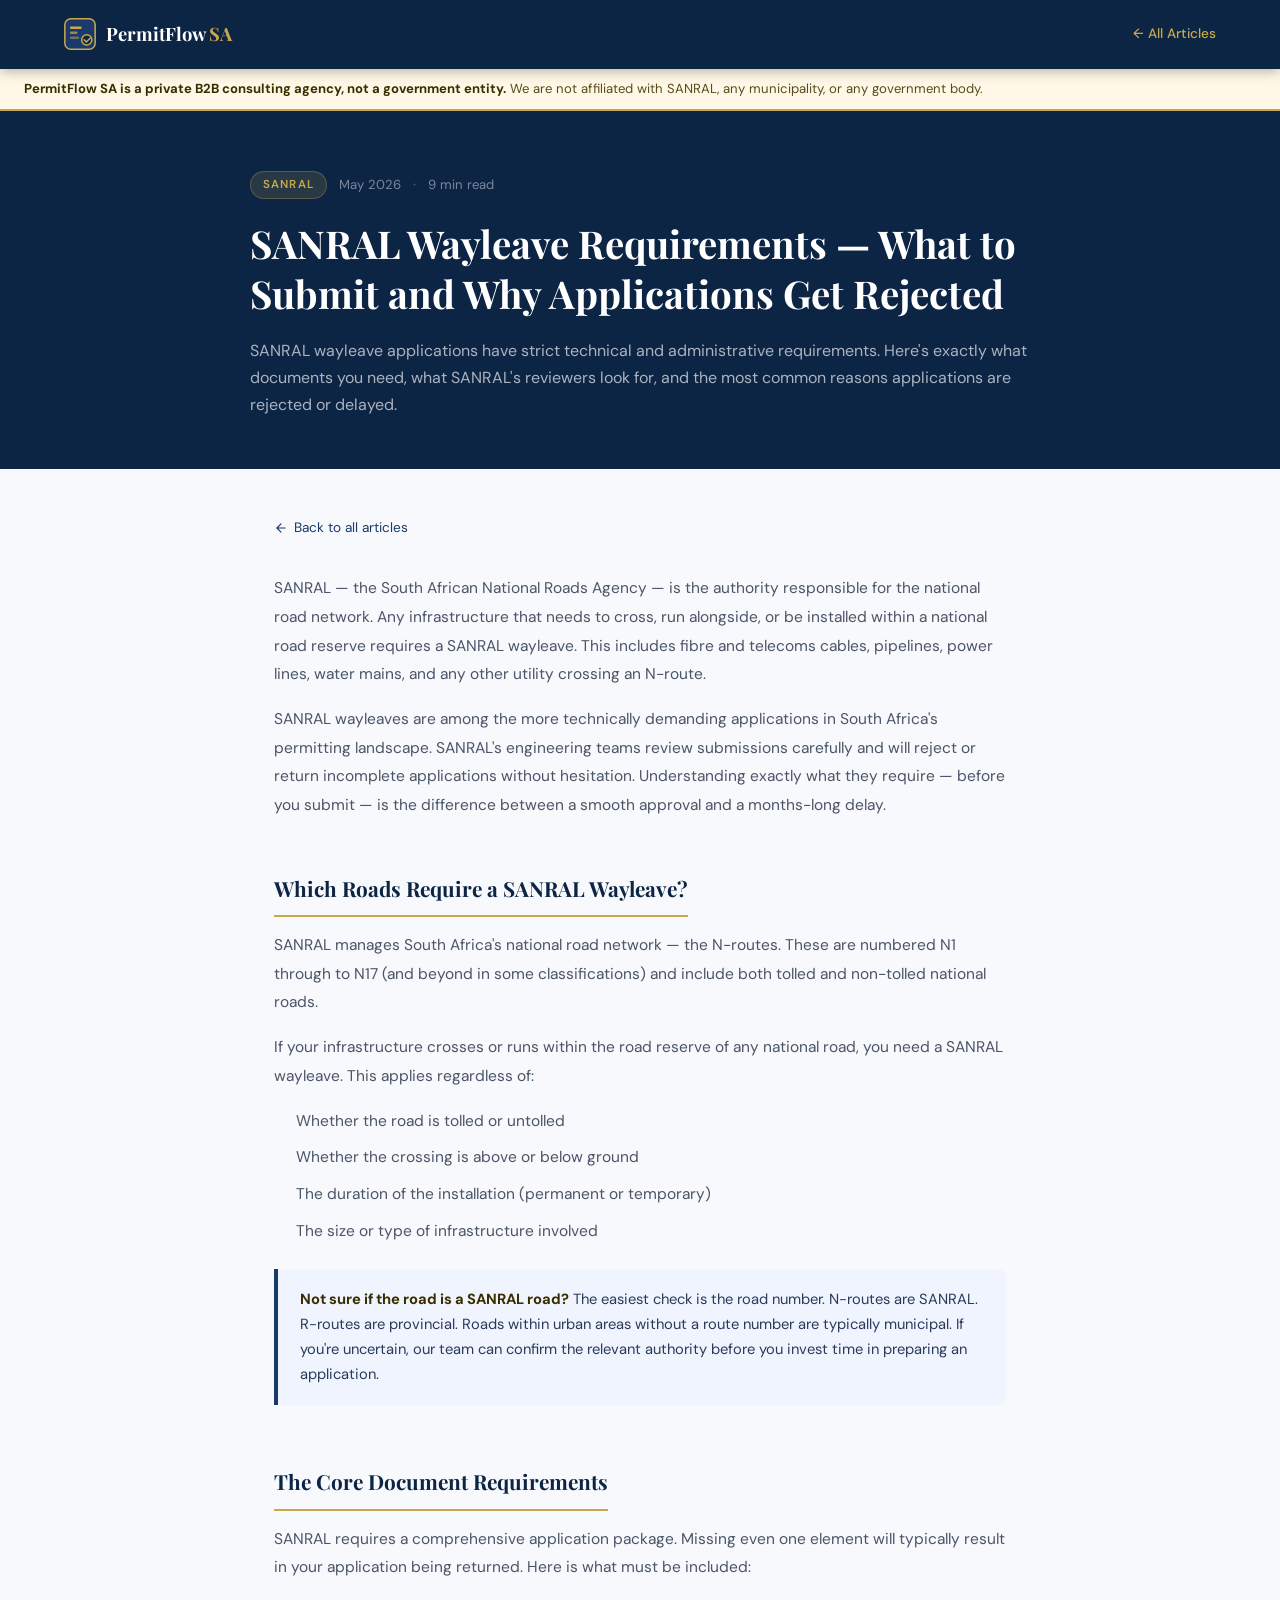
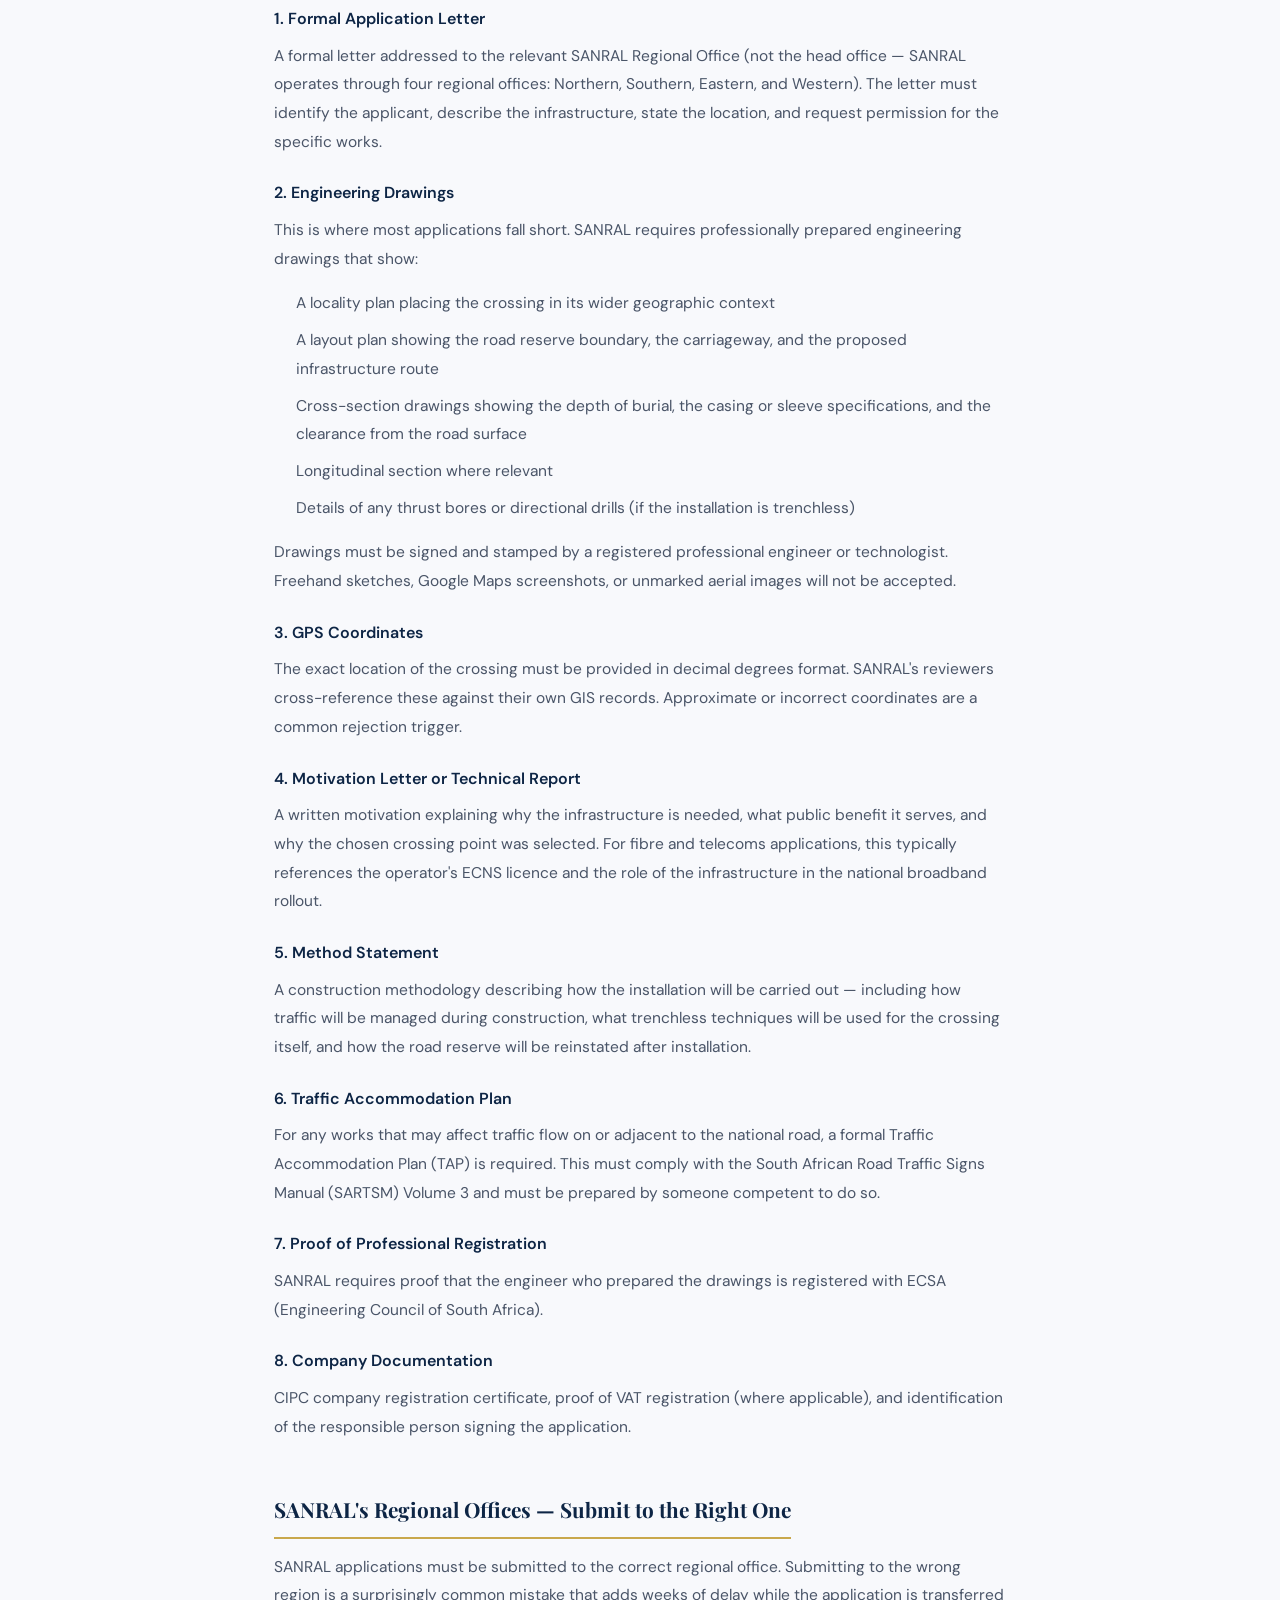
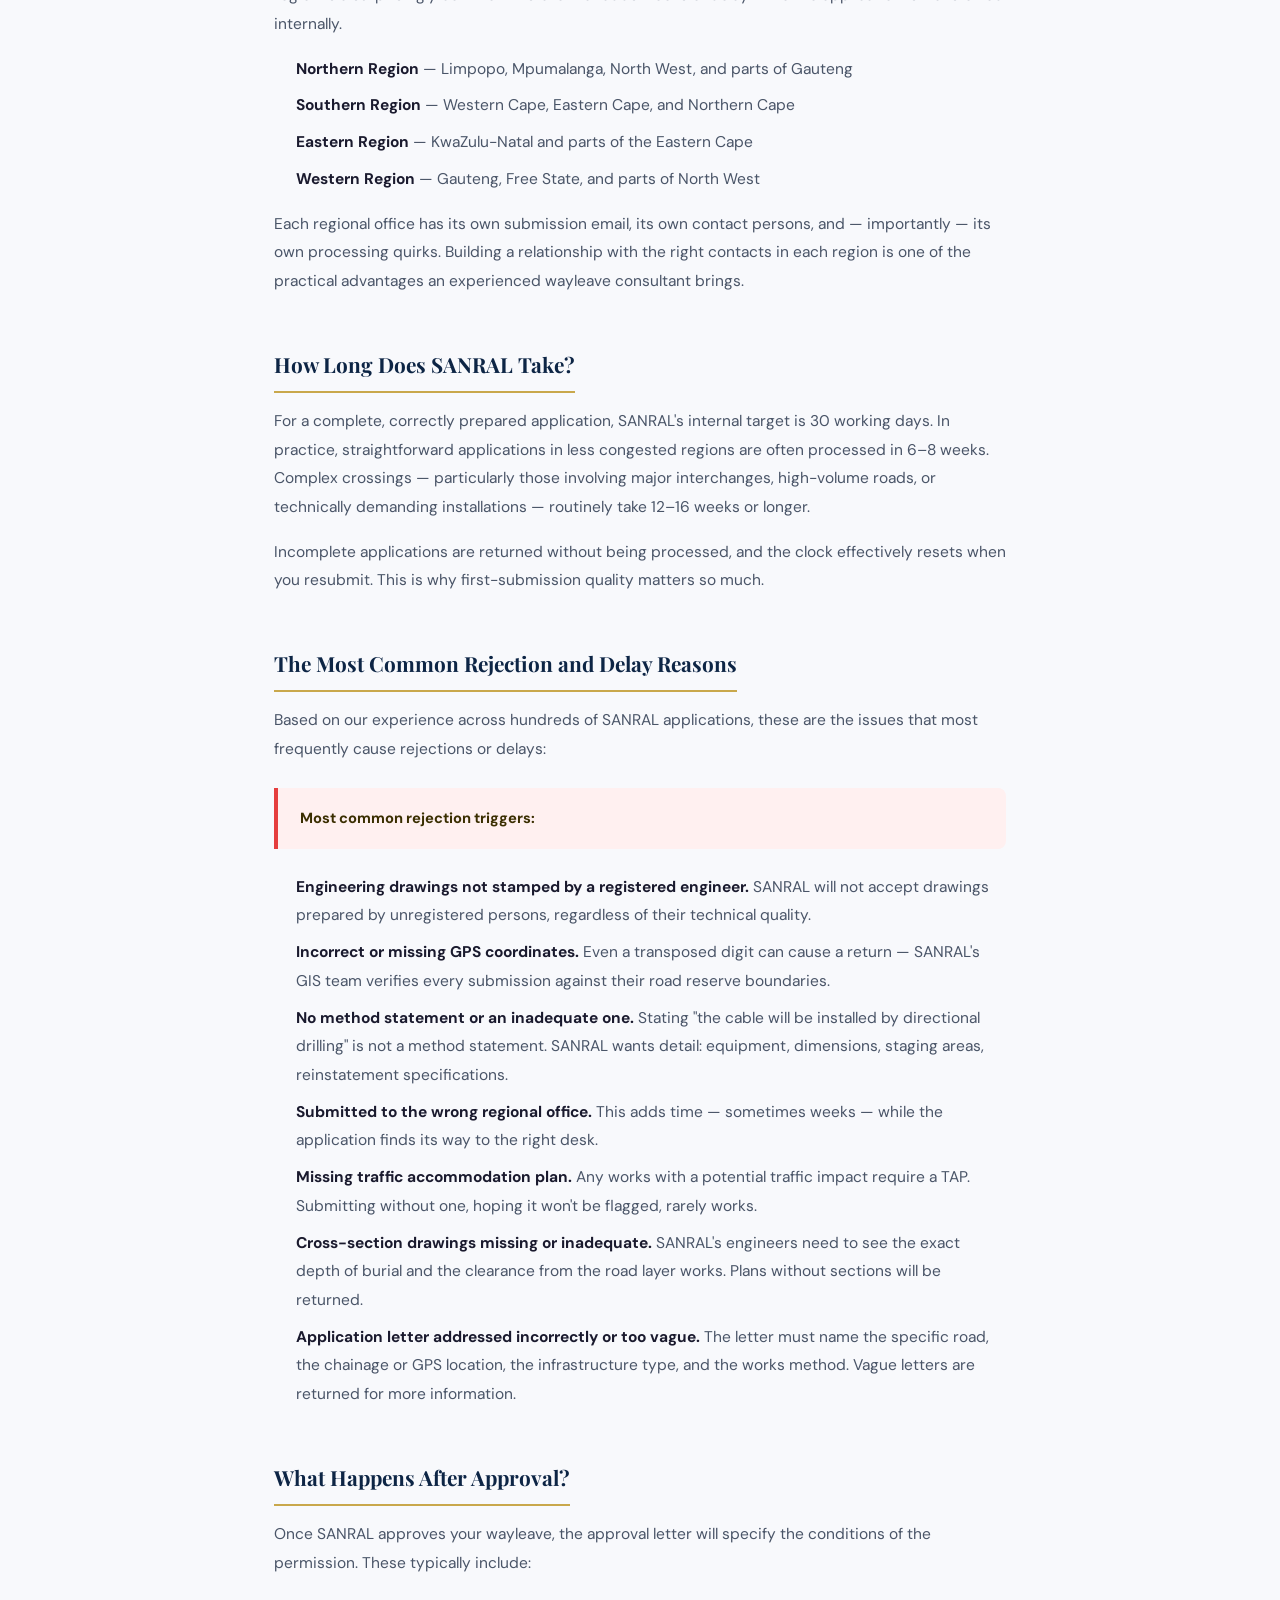
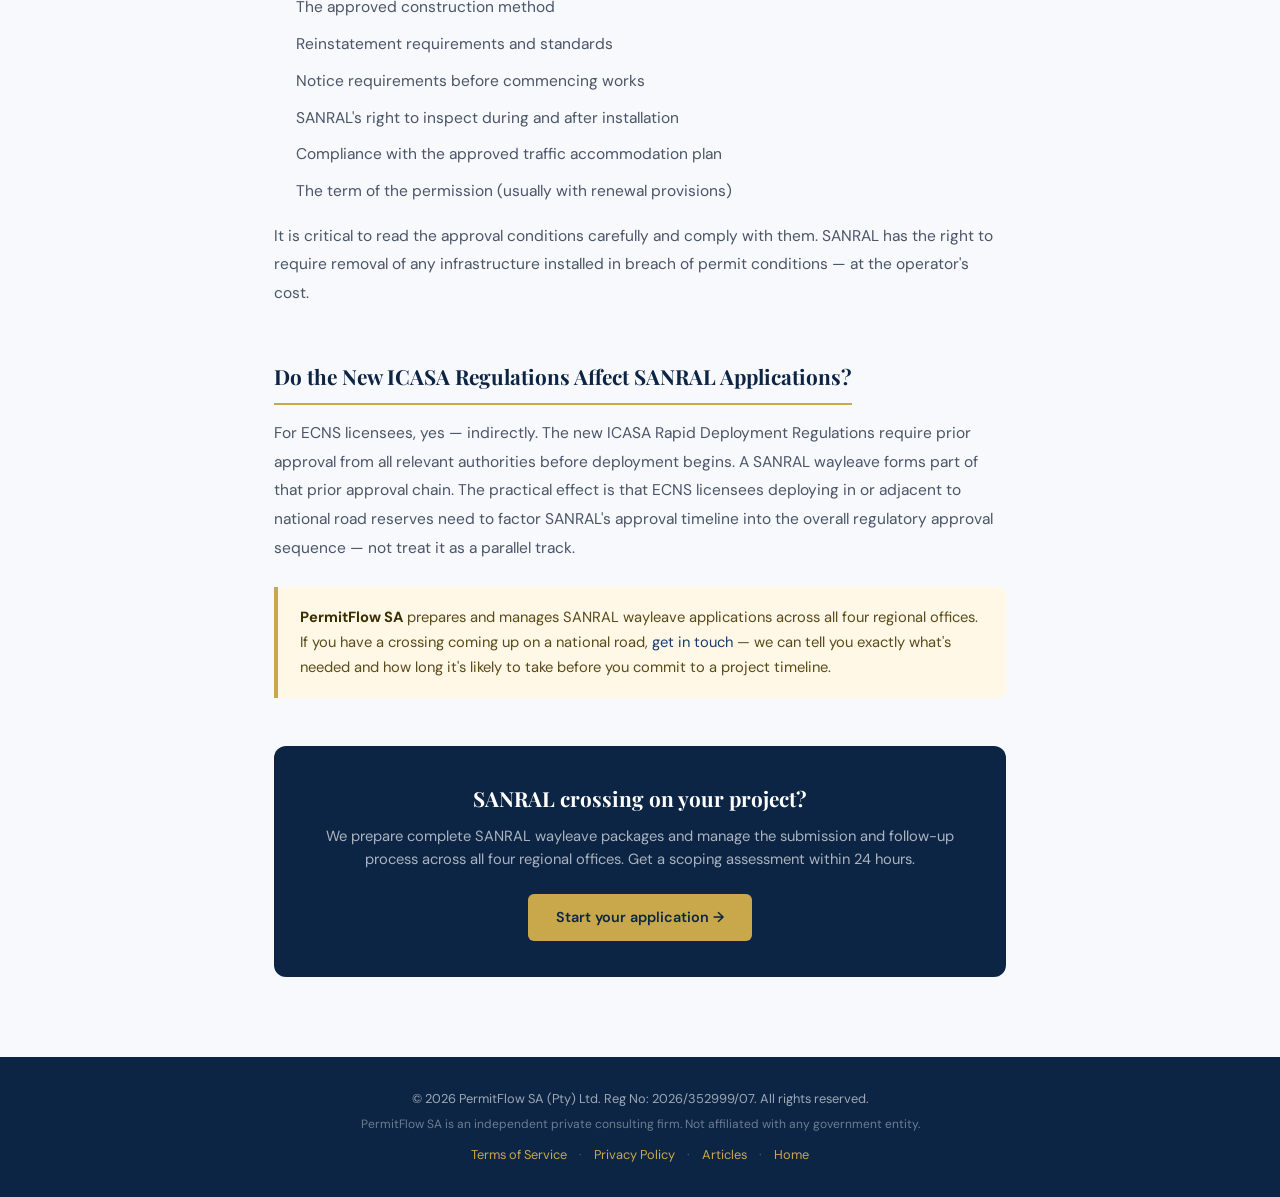
<file: article-sanral-wayleave-requirements.html>
<!DOCTYPE html>
<html lang="en">
<head>
  <meta charset="UTF-8" />
  <meta name="viewport" content="width=device-width, initial-scale=1.0" />
  <title>SANRAL Wayleave Requirements — What to Submit and Why Applications Get Rejected | PermitFlow SA</title>
  <meta name="description" content="SANRAL wayleave applications have strict technical requirements. Here's exactly what you need to submit, the most common rejection reasons, and how to get approval first time." />
  <meta name="keywords" content="SANRAL wayleave, SANRAL permit application, road reserve wayleave South Africa, SANRAL crossing permit, wayleave SANRAL requirements, national road infrastructure permit" />
  <link rel="icon" type="image/svg+xml" href="images/favicon.svg" />
  <link rel="preconnect" href="https://fonts.googleapis.com" />
  <link rel="preconnect" href="https://fonts.gstatic.com" crossorigin />
  <link href="https://fonts.googleapis.com/css2?family=Playfair+Display:wght@600;700;900&family=DM+Sans:wght@300;400;500&display=swap" rel="stylesheet" />
  <link rel="stylesheet" href="css/style.css" />
  <style>
    :root{--navy:#0D2545;--navy-mid:#1A3A6B;--gold:#C9A84C;--text:#1a1a2e;--text-light:#4a5568;--bg:#f8f9fc;--white:#ffffff;}
    *{box-sizing:border-box;margin:0;padding:0;}
    body{font-family:'DM Sans',sans-serif;color:var(--text);background:var(--bg);}
    .site-header{background:var(--navy);padding:0 24px;position:sticky;top:0;z-index:100;box-shadow:0 2px 12px rgba(0,0,0,0.3);}
    .nav-container{max-width:1200px;margin:0 auto;display:flex;align-items:center;justify-content:space-between;height:68px;}
    .nav-logo{display:flex;align-items:center;gap:10px;text-decoration:none;}
    .nav-logo-text{font-family:'Playfair Display',serif;font-size:1.15rem;color:#fff;font-weight:700;}
    .nav-logo-sa{color:var(--gold);}
    .nav-back{color:var(--gold);text-decoration:none;font-size:0.85rem;font-weight:500;display:flex;align-items:center;gap:6px;transition:opacity 0.2s;}
    .nav-back:hover{opacity:0.75;}
    .disclaimer-banner{background:#fff8e7;border-bottom:2px solid var(--gold);padding:10px 24px;display:flex;align-items:flex-start;gap:10px;font-size:0.82rem;color:#5a4a1a;line-height:1.5;}
    .disclaimer-banner p{margin:0;}
    .disclaimer-banner strong{color:#3a2e00;}
    .article-hero{background:var(--navy);padding:60px 24px 50px;}
    .article-hero-inner{max-width:780px;margin:0 auto;}
    .article-meta-top{display:flex;align-items:center;gap:12px;margin-bottom:20px;flex-wrap:wrap;}
    .article-tag{background:rgba(201,168,76,0.15);border:1px solid rgba(201,168,76,0.3);color:var(--gold);font-size:0.72rem;font-weight:600;letter-spacing:0.1em;text-transform:uppercase;padding:4px 12px;border-radius:20px;}
    .article-date{color:rgba(255,255,255,0.45);font-size:0.82rem;}
    .article-read-time{color:rgba(255,255,255,0.45);font-size:0.82rem;}
    .article-dot{color:rgba(255,255,255,0.25);}
    .article-hero h1{font-family:'Playfair Display',serif;color:#fff;font-size:clamp(1.6rem,3.5vw,2.4rem);line-height:1.3;margin-bottom:18px;}
    .article-hero-sub{color:rgba(255,255,255,0.65);font-size:1rem;line-height:1.7;}
    .article-wrap{max-width:780px;margin:0 auto;padding:48px 24px 80px;}
    .article-back{margin-bottom:32px;}
    .article-back a{color:var(--navy-mid);font-size:0.85rem;text-decoration:none;display:inline-flex;align-items:center;gap:6px;}
    .article-back a:hover{color:var(--gold);}
    .article-body h2{font-family:'Playfair Display',serif;font-size:1.3rem;color:var(--navy);margin:36px 0 14px;padding-bottom:10px;border-bottom:2px solid var(--gold);display:inline-block;}
    .article-body h3{font-size:1rem;font-weight:600;color:var(--navy);margin:24px 0 10px;}
    .article-body p{color:var(--text-light);line-height:1.85;margin-bottom:16px;font-size:0.97rem;}
    .article-body ul,.article-body ol{color:var(--text-light);line-height:1.85;margin-bottom:16px;padding-left:22px;font-size:0.97rem;}
    .article-body li{margin-bottom:8px;}
    .article-body strong{color:var(--text);}
    .article-body a{color:var(--navy-mid);}
    .article-body a:hover{color:var(--gold);}
    .callout{background:#fff8e7;border-left:4px solid var(--gold);padding:18px 22px;border-radius:0 8px 8px 0;margin:24px 0;}
    .callout p{margin:0;font-size:0.92rem;color:#5a4a1a;line-height:1.7;}
    .callout strong{color:#3a2e00;}
    .callout-blue{background:#f0f4ff;border-left:4px solid var(--navy-mid);}
    .callout-blue p{color:#2a3a5a;}
    .callout-red{background:#fff0f0;border-left:4px solid #e53e3e;}
    .callout-red p{color:#742a2a;}
    .article-cta{background:var(--navy);border-radius:12px;padding:36px 32px;margin-top:48px;text-align:center;}
    .article-cta h3{font-family:'Playfair Display',serif;color:#fff;font-size:1.3rem;margin-bottom:10px;}
    .article-cta p{color:rgba(255,255,255,0.65);font-size:0.92rem;margin-bottom:22px;line-height:1.6;}
    .btn-gold{display:inline-block;background:var(--gold);color:var(--navy);font-weight:600;font-size:0.9rem;padding:12px 28px;border-radius:6px;text-decoration:none;transition:background 0.2s;}
    .btn-gold:hover{background:#e8c96a;}
    .site-footer{background:var(--navy);color:rgba(255,255,255,0.6);padding:32px 24px;font-size:0.8rem;text-align:center;}
    .site-footer a{color:var(--gold);text-decoration:none;}
    .site-footer a:hover{text-decoration:underline;}
    .footer-legal-links{margin-top:10px;display:flex;gap:12px;justify-content:center;align-items:center;flex-wrap:wrap;}
    .footer-legal-links span{color:rgba(255,255,255,0.25);}
    .checklist{list-style:none;padding-left:0;}
    .checklist li{padding:10px 14px 10px 42px;position:relative;border-bottom:1px solid #e2e8f0;font-size:0.93rem;color:var(--text-light);}
    .checklist li:last-child{border-bottom:none;}
    .checklist li::before{content:"✓";position:absolute;left:12px;top:10px;color:var(--gold);font-weight:700;}
  </style>
</head>
<body>

  <header class="site-header">
    <nav class="nav-container">
      <a href="index.html" class="nav-logo">
        <svg width="32" height="32" viewBox="0 0 38 38" fill="none" xmlns="http://www.w3.org/2000/svg">
          <rect x="1" y="1" width="36" height="36" rx="7" fill="#1A3A6B" stroke="#C9A84C" stroke-width="1.8"/>
          <rect x="7" y="10" width="14" height="3" rx="1.5" fill="#C9A84C"/>
          <rect x="7" y="16" width="9" height="3" rx="1.5" fill="#C9A84C" opacity=".7"/>
          <rect x="7" y="22" width="11" height="3" rx="1.5" fill="#C9A84C" opacity=".5"/>
          <circle cx="27" cy="26" r="6" fill="#0D2545" stroke="#C9A84C" stroke-width="1.8"/>
          <path d="M24 26l2.5 2.5 4.5-4.5" stroke="#C9A84C" stroke-width="1.8" stroke-linecap="round" stroke-linejoin="round"/>
        </svg>
        <span class="nav-logo-text">PermitFlow <span class="nav-logo-sa">SA</span></span>
      </a>
      <a href="articles.html" class="nav-back">← All Articles</a>
    </nav>
  </header>

  <div class="disclaimer-banner">
    <p><strong>PermitFlow SA is a private B2B consulting agency, not a government entity.</strong> We are not affiliated with SANRAL, any municipality, or any government body.</p>
  </div>

  <div class="article-hero">
    <div class="article-hero-inner">
      <div class="article-meta-top">
        <span class="article-tag">SANRAL</span>
        <span class="article-date">May 2026</span>
        <span class="article-dot">·</span>
        <span class="article-read-time">9 min read</span>
      </div>
      <h1>SANRAL Wayleave Requirements — What to Submit and Why Applications Get Rejected</h1>
      <p class="article-hero-sub">SANRAL wayleave applications have strict technical and administrative requirements. Here's exactly what documents you need, what SANRAL's reviewers look for, and the most common reasons applications are rejected or delayed.</p>
    </div>
  </div>

  <div class="article-wrap">
    <div class="article-back">
      <a href="articles.html">
        <svg width="14" height="14" viewBox="0 0 24 24" fill="none"><path d="M19 12H5M12 19l-7-7 7-7" stroke="currentColor" stroke-width="2" stroke-linecap="round" stroke-linejoin="round"/></svg>
        Back to all articles
      </a>
    </div>

    <div class="article-body">

      <p>SANRAL — the South African National Roads Agency — is the authority responsible for the national road network. Any infrastructure that needs to cross, run alongside, or be installed within a national road reserve requires a SANRAL wayleave. This includes fibre and telecoms cables, pipelines, power lines, water mains, and any other utility crossing an N-route.</p>

      <p>SANRAL wayleaves are among the more technically demanding applications in South Africa's permitting landscape. SANRAL's engineering teams review submissions carefully and will reject or return incomplete applications without hesitation. Understanding exactly what they require — before you submit — is the difference between a smooth approval and a months-long delay.</p>

      <h2>Which Roads Require a SANRAL Wayleave?</h2>

      <p>SANRAL manages South Africa's national road network — the N-routes. These are numbered N1 through to N17 (and beyond in some classifications) and include both tolled and non-tolled national roads.</p>

      <p>If your infrastructure crosses or runs within the road reserve of any national road, you need a SANRAL wayleave. This applies regardless of:</p>
      <ul>
        <li>Whether the road is tolled or untolled</li>
        <li>Whether the crossing is above or below ground</li>
        <li>The duration of the installation (permanent or temporary)</li>
        <li>The size or type of infrastructure involved</li>
      </ul>

      <div class="callout callout-blue">
        <p><strong>Not sure if the road is a SANRAL road?</strong> The easiest check is the road number. N-routes are SANRAL. R-routes are provincial. Roads within urban areas without a route number are typically municipal. If you're uncertain, our team can confirm the relevant authority before you invest time in preparing an application.</p>
      </div>

      <h2>The Core Document Requirements</h2>

      <p>SANRAL requires a comprehensive application package. Missing even one element will typically result in your application being returned. Here is what must be included:</p>

      <h3>1. Formal Application Letter</h3>
      <p>A formal letter addressed to the relevant SANRAL Regional Office (not the head office — SANRAL operates through four regional offices: Northern, Southern, Eastern, and Western). The letter must identify the applicant, describe the infrastructure, state the location, and request permission for the specific works.</p>

      <h3>2. Engineering Drawings</h3>
      <p>This is where most applications fall short. SANRAL requires professionally prepared engineering drawings that show:</p>
      <ul>
        <li>A locality plan placing the crossing in its wider geographic context</li>
        <li>A layout plan showing the road reserve boundary, the carriageway, and the proposed infrastructure route</li>
        <li>Cross-section drawings showing the depth of burial, the casing or sleeve specifications, and the clearance from the road surface</li>
        <li>Longitudinal section where relevant</li>
        <li>Details of any thrust bores or directional drills (if the installation is trenchless)</li>
      </ul>
      <p>Drawings must be signed and stamped by a registered professional engineer or technologist. Freehand sketches, Google Maps screenshots, or unmarked aerial images will not be accepted.</p>

      <h3>3. GPS Coordinates</h3>
      <p>The exact location of the crossing must be provided in decimal degrees format. SANRAL's reviewers cross-reference these against their own GIS records. Approximate or incorrect coordinates are a common rejection trigger.</p>

      <h3>4. Motivation Letter or Technical Report</h3>
      <p>A written motivation explaining why the infrastructure is needed, what public benefit it serves, and why the chosen crossing point was selected. For fibre and telecoms applications, this typically references the operator's ECNS licence and the role of the infrastructure in the national broadband rollout.</p>

      <h3>5. Method Statement</h3>
      <p>A construction methodology describing how the installation will be carried out — including how traffic will be managed during construction, what trenchless techniques will be used for the crossing itself, and how the road reserve will be reinstated after installation.</p>

      <h3>6. Traffic Accommodation Plan</h3>
      <p>For any works that may affect traffic flow on or adjacent to the national road, a formal Traffic Accommodation Plan (TAP) is required. This must comply with the South African Road Traffic Signs Manual (SARTSM) Volume 3 and must be prepared by someone competent to do so.</p>

      <h3>7. Proof of Professional Registration</h3>
      <p>SANRAL requires proof that the engineer who prepared the drawings is registered with ECSA (Engineering Council of South Africa).</p>

      <h3>8. Company Documentation</h3>
      <p>CIPC company registration certificate, proof of VAT registration (where applicable), and identification of the responsible person signing the application.</p>

      <h2>SANRAL's Regional Offices — Submit to the Right One</h2>

      <p>SANRAL applications must be submitted to the correct regional office. Submitting to the wrong region is a surprisingly common mistake that adds weeks of delay while the application is transferred internally.</p>

      <ul>
        <li><strong>Northern Region</strong> — Limpopo, Mpumalanga, North West, and parts of Gauteng</li>
        <li><strong>Southern Region</strong> — Western Cape, Eastern Cape, and Northern Cape</li>
        <li><strong>Eastern Region</strong> — KwaZulu-Natal and parts of the Eastern Cape</li>
        <li><strong>Western Region</strong> — Gauteng, Free State, and parts of North West</li>
      </ul>

      <p>Each regional office has its own submission email, its own contact persons, and — importantly — its own processing quirks. Building a relationship with the right contacts in each region is one of the practical advantages an experienced wayleave consultant brings.</p>

      <h2>How Long Does SANRAL Take?</h2>

      <p>For a complete, correctly prepared application, SANRAL's internal target is 30 working days. In practice, straightforward applications in less congested regions are often processed in 6–8 weeks. Complex crossings — particularly those involving major interchanges, high-volume roads, or technically demanding installations — routinely take 12–16 weeks or longer.</p>

      <p>Incomplete applications are returned without being processed, and the clock effectively resets when you resubmit. This is why first-submission quality matters so much.</p>

      <h2>The Most Common Rejection and Delay Reasons</h2>

      <p>Based on our experience across hundreds of SANRAL applications, these are the issues that most frequently cause rejections or delays:</p>

      <div class="callout callout-red">
        <p><strong>Most common rejection triggers:</strong></p>
      </div>

      <ul>
        <li><strong>Engineering drawings not stamped by a registered engineer.</strong> SANRAL will not accept drawings prepared by unregistered persons, regardless of their technical quality.</li>
        <li><strong>Incorrect or missing GPS coordinates.</strong> Even a transposed digit can cause a return — SANRAL's GIS team verifies every submission against their road reserve boundaries.</li>
        <li><strong>No method statement or an inadequate one.</strong> Stating "the cable will be installed by directional drilling" is not a method statement. SANRAL wants detail: equipment, dimensions, staging areas, reinstatement specifications.</li>
        <li><strong>Submitted to the wrong regional office.</strong> This adds time — sometimes weeks — while the application finds its way to the right desk.</li>
        <li><strong>Missing traffic accommodation plan.</strong> Any works with a potential traffic impact require a TAP. Submitting without one, hoping it won't be flagged, rarely works.</li>
        <li><strong>Cross-section drawings missing or inadequate.</strong> SANRAL's engineers need to see the exact depth of burial and the clearance from the road layer works. Plans without sections will be returned.</li>
        <li><strong>Application letter addressed incorrectly or too vague.</strong> The letter must name the specific road, the chainage or GPS location, the infrastructure type, and the works method. Vague letters are returned for more information.</li>
      </ul>

      <h2>What Happens After Approval?</h2>

      <p>Once SANRAL approves your wayleave, the approval letter will specify the conditions of the permission. These typically include:</p>
      <ul>
        <li>The approved construction method</li>
        <li>Reinstatement requirements and standards</li>
        <li>Notice requirements before commencing works</li>
        <li>SANRAL's right to inspect during and after installation</li>
        <li>Compliance with the approved traffic accommodation plan</li>
        <li>The term of the permission (usually with renewal provisions)</li>
      </ul>

      <p>It is critical to read the approval conditions carefully and comply with them. SANRAL has the right to require removal of any infrastructure installed in breach of permit conditions — at the operator's cost.</p>

      <h2>Do the New ICASA Regulations Affect SANRAL Applications?</h2>

      <p>For ECNS licensees, yes — indirectly. The new ICASA Rapid Deployment Regulations require prior approval from all relevant authorities before deployment begins. A SANRAL wayleave forms part of that prior approval chain. The practical effect is that ECNS licensees deploying in or adjacent to national road reserves need to factor SANRAL's approval timeline into the overall regulatory approval sequence — not treat it as a parallel track.</p>

      <div class="callout">
        <p><strong>PermitFlow SA</strong> prepares and manages SANRAL wayleave applications across all four regional offices. If you have a crossing coming up on a national road, <a href="index.html#contact">get in touch</a> — we can tell you exactly what's needed and how long it's likely to take before you commit to a project timeline.</p>
      </div>

    </div>

    <div class="article-cta">
      <h3>SANRAL crossing on your project?</h3>
      <p>We prepare complete SANRAL wayleave packages and manage the submission and follow-up process across all four regional offices. Get a scoping assessment within 24 hours.</p>
      <a href="index.html#contact" class="btn-gold">Start your application →</a>
    </div>

  </div>

  <footer class="site-footer">
    <p>© 2026 PermitFlow SA (Pty) Ltd. Reg No: 2026/352999/07. All rights reserved.</p>
    <p style="margin-top:6px;font-size:0.75rem;color:rgba(255,255,255,0.4);">PermitFlow SA is an independent private consulting firm. Not affiliated with any government entity.</p>
    <div class="footer-legal-links">
      <a href="terms.html">Terms of Service</a><span>·</span>
      <a href="privacy.html">Privacy Policy</a><span>·</span>
      <a href="articles.html">Articles</a><span>·</span>
      <a href="index.html">Home</a>
    </div>
  </footer>

</body>
</html>
</file>
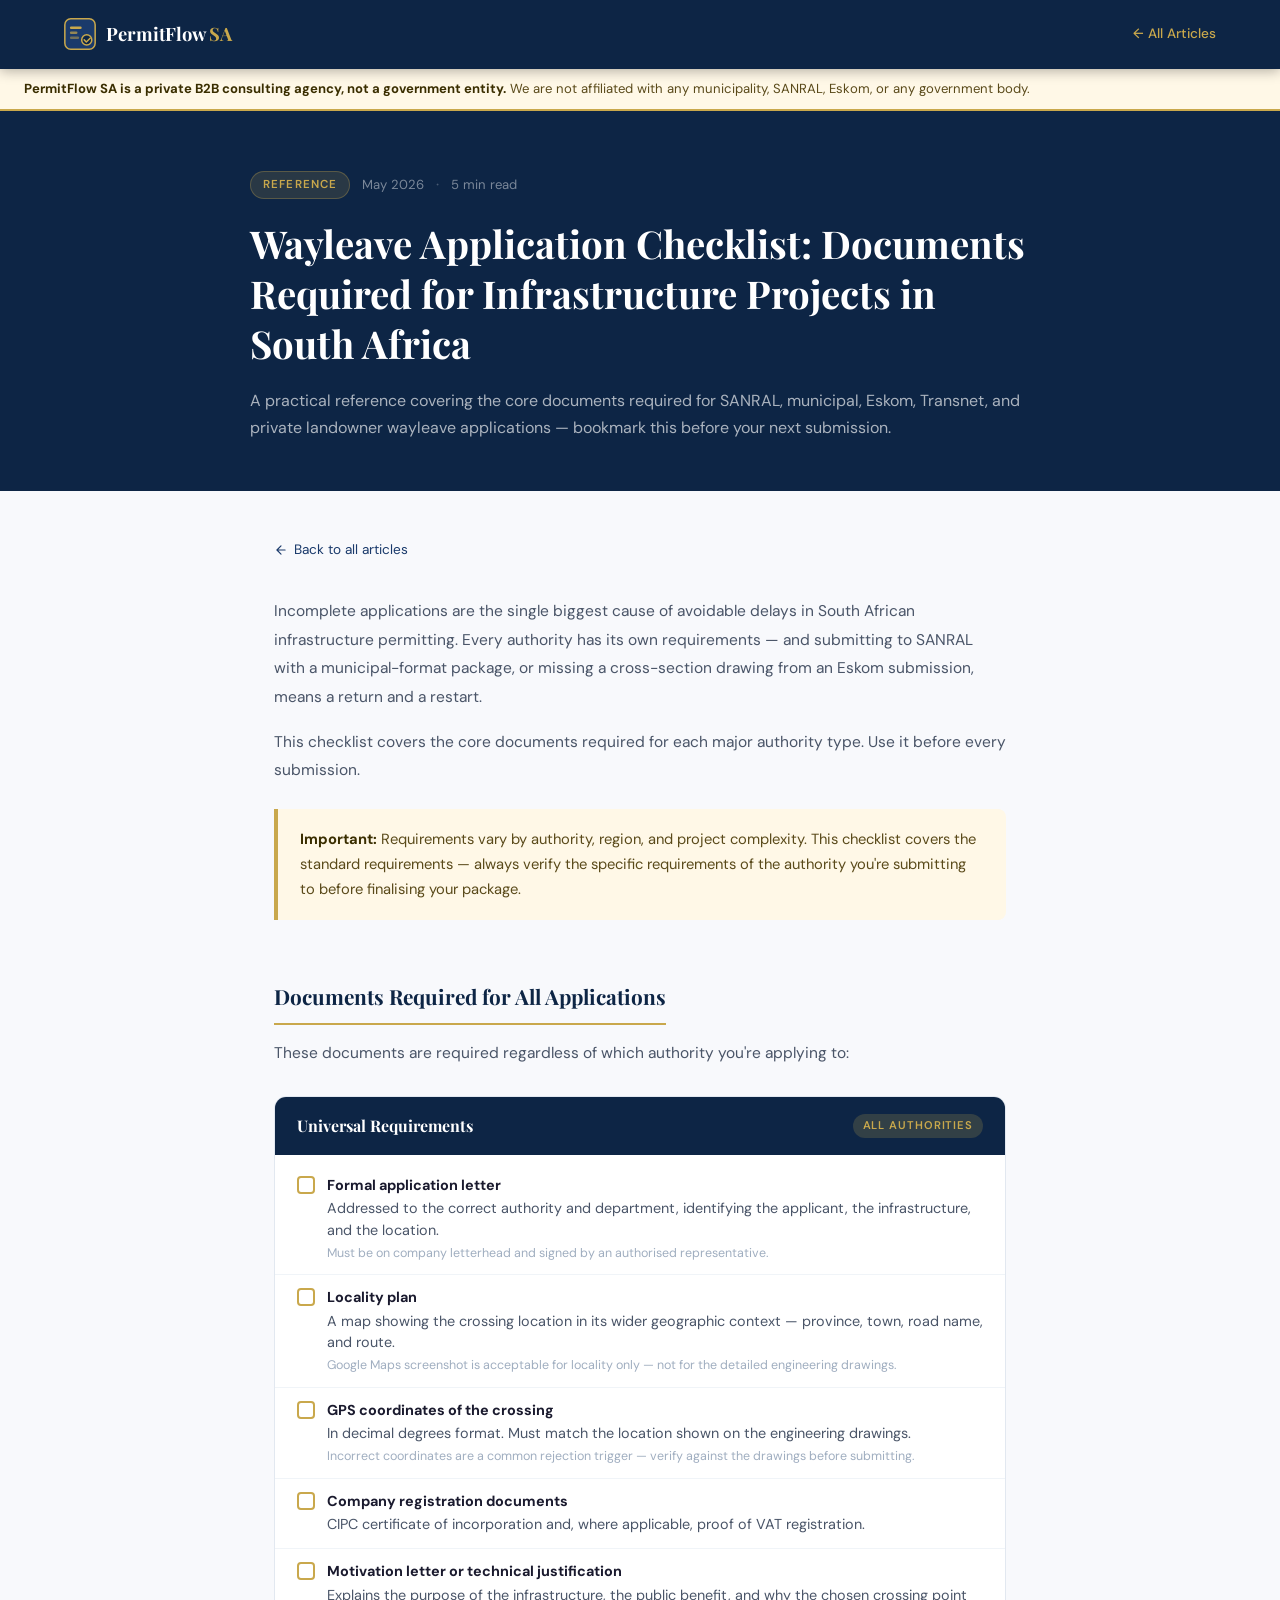
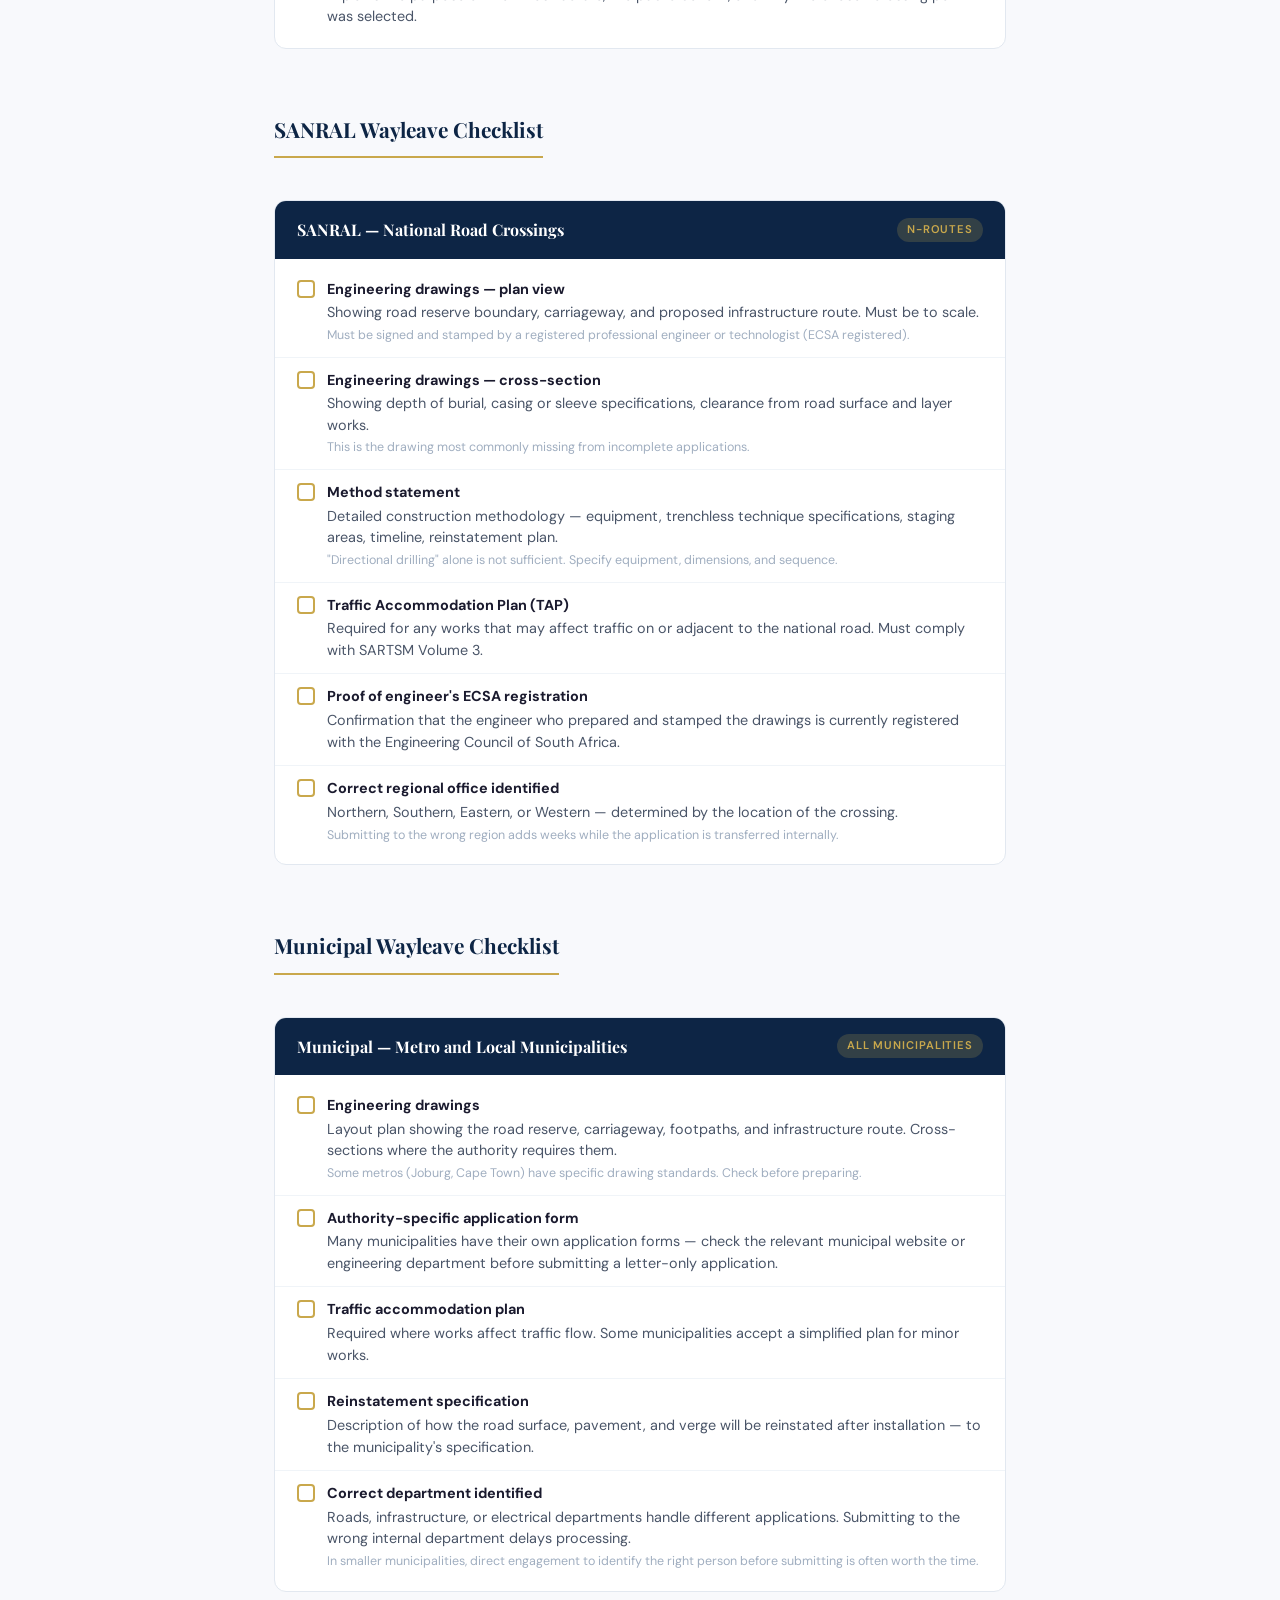
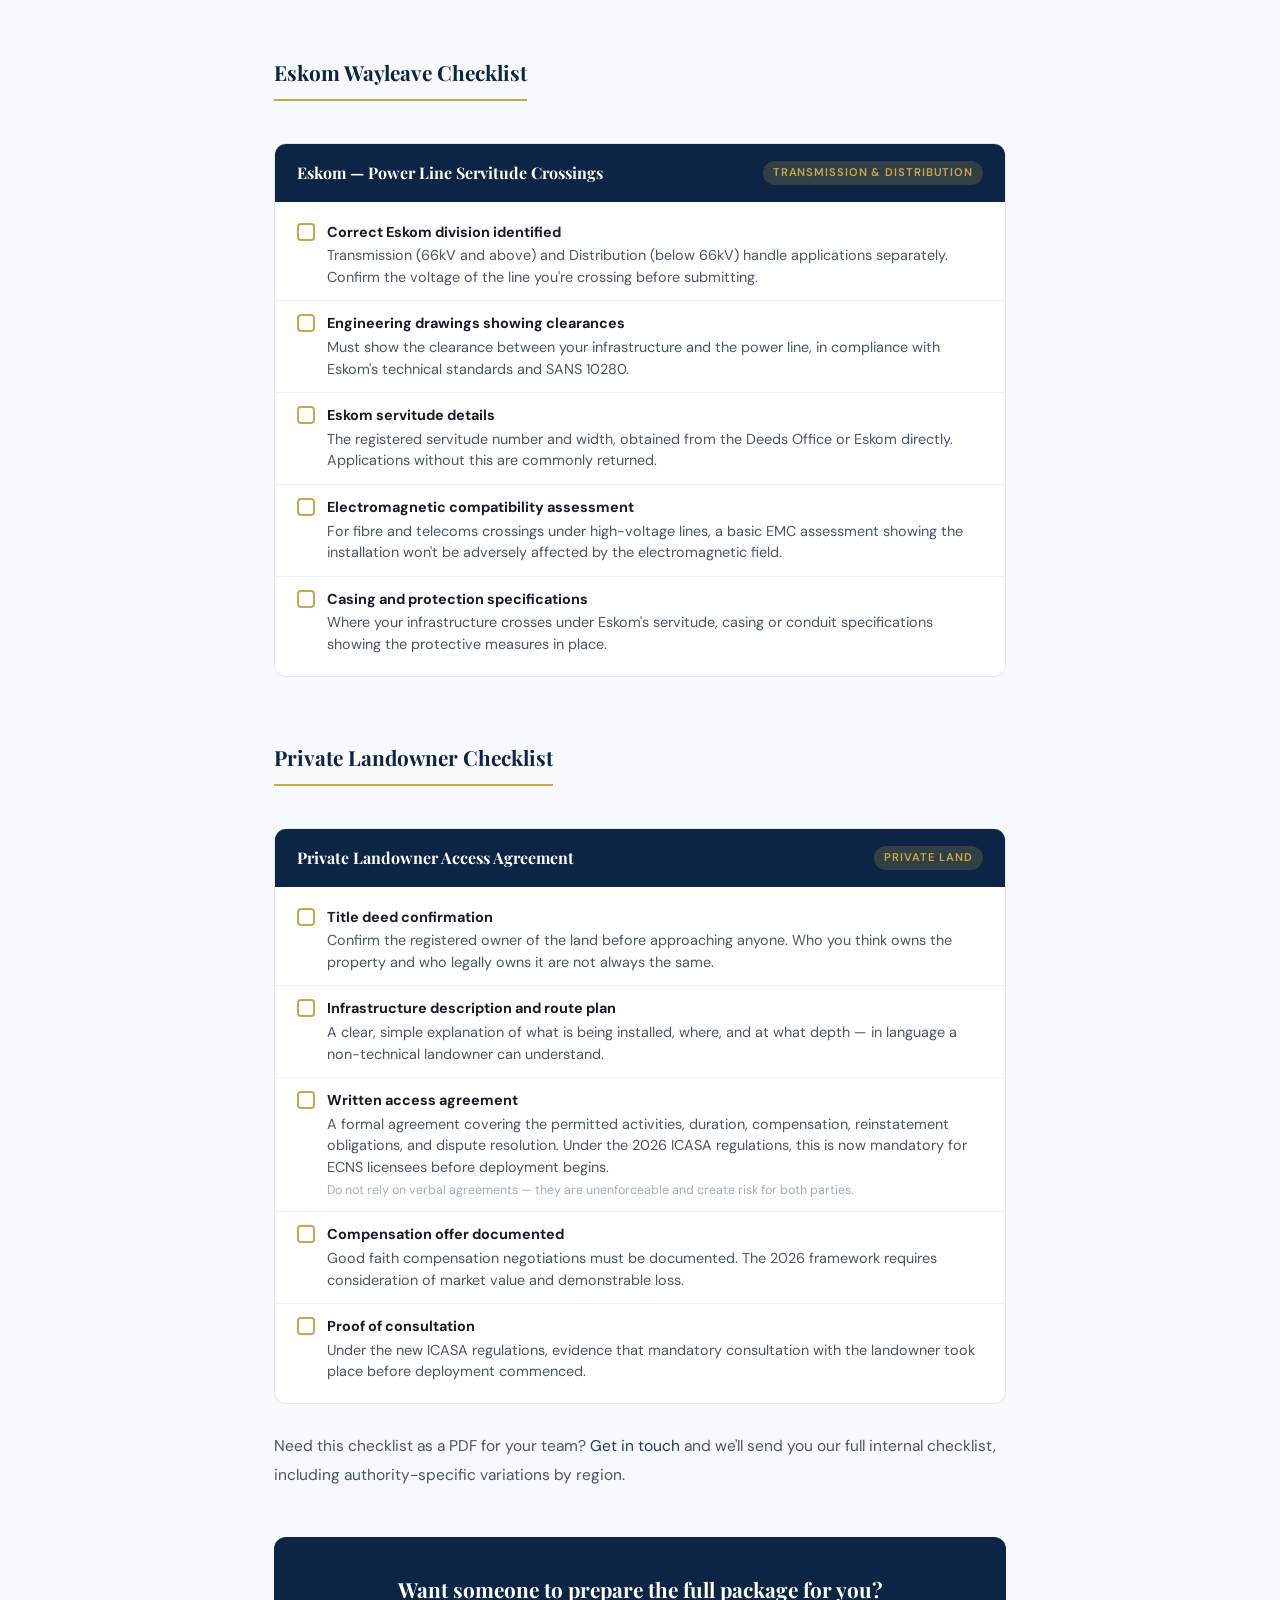
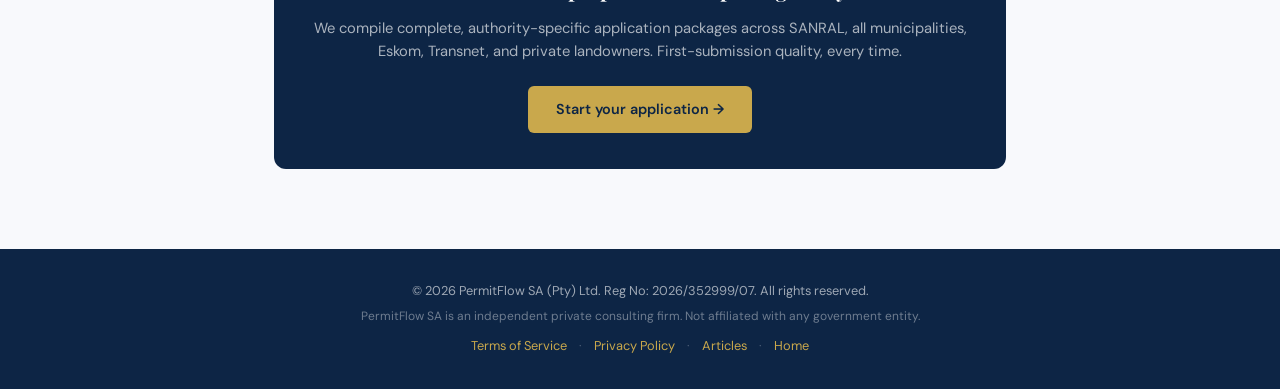
<file: article-wayleave-application-checklist.html>
<!DOCTYPE html>
<html lang="en">
<head>
  <meta charset="UTF-8" />
  <meta name="viewport" content="width=device-width, initial-scale=1.0" />
  <title>Wayleave Application Checklist: Documents Required for Infrastructure Projects in South Africa | PermitFlow SA</title>
  <meta name="description" content="A practical checklist of documents required for wayleave applications in South Africa — covering SANRAL, municipal, Eskom, and private landowner submissions." />
  <meta name="keywords" content="wayleave application checklist South Africa, wayleave documents required, SANRAL wayleave checklist, municipal wayleave documents, infrastructure permit documents South Africa, wayleave application requirements" />
  <link rel="icon" type="image/svg+xml" href="images/favicon.svg" />
  <link rel="preconnect" href="https://fonts.googleapis.com" />
  <link rel="preconnect" href="https://fonts.gstatic.com" crossorigin />
  <link href="https://fonts.googleapis.com/css2?family=Playfair+Display:wght@600;700;900&family=DM+Sans:wght@300;400;500&display=swap" rel="stylesheet" />
  <link rel="stylesheet" href="css/style.css" />
  <style>
    :root{--navy:#0D2545;--navy-mid:#1A3A6B;--gold:#C9A84C;--text:#1a1a2e;--text-light:#4a5568;--bg:#f8f9fc;--white:#ffffff;}
    *{box-sizing:border-box;margin:0;padding:0;}
    body{font-family:'DM Sans',sans-serif;color:var(--text);background:var(--bg);}
    .site-header{background:var(--navy);padding:0 24px;position:sticky;top:0;z-index:100;box-shadow:0 2px 12px rgba(0,0,0,0.3);}
    .nav-container{max-width:1200px;margin:0 auto;display:flex;align-items:center;justify-content:space-between;height:68px;}
    .nav-logo{display:flex;align-items:center;gap:10px;text-decoration:none;}
    .nav-logo-text{font-family:'Playfair Display',serif;font-size:1.15rem;color:#fff;font-weight:700;}
    .nav-logo-sa{color:var(--gold);}
    .nav-back{color:var(--gold);text-decoration:none;font-size:0.85rem;font-weight:500;display:flex;align-items:center;gap:6px;transition:opacity 0.2s;}
    .nav-back:hover{opacity:0.75;}
    .disclaimer-banner{background:#fff8e7;border-bottom:2px solid var(--gold);padding:10px 24px;display:flex;align-items:flex-start;gap:10px;font-size:0.82rem;color:#5a4a1a;line-height:1.5;}
    .disclaimer-banner p{margin:0;}
    .disclaimer-banner strong{color:#3a2e00;}
    .article-hero{background:var(--navy);padding:60px 24px 50px;}
    .article-hero-inner{max-width:780px;margin:0 auto;}
    .article-meta-top{display:flex;align-items:center;gap:12px;margin-bottom:20px;flex-wrap:wrap;}
    .article-tag{background:rgba(201,168,76,0.15);border:1px solid rgba(201,168,76,0.3);color:var(--gold);font-size:0.72rem;font-weight:600;letter-spacing:0.1em;text-transform:uppercase;padding:4px 12px;border-radius:20px;}
    .article-date{color:rgba(255,255,255,0.45);font-size:0.82rem;}
    .article-read-time{color:rgba(255,255,255,0.45);font-size:0.82rem;}
    .article-dot{color:rgba(255,255,255,0.25);}
    .article-hero h1{font-family:'Playfair Display',serif;color:#fff;font-size:clamp(1.6rem,3.5vw,2.4rem);line-height:1.3;margin-bottom:18px;}
    .article-hero-sub{color:rgba(255,255,255,0.65);font-size:1rem;line-height:1.7;}
    .article-wrap{max-width:780px;margin:0 auto;padding:48px 24px 80px;}
    .article-back{margin-bottom:32px;}
    .article-back a{color:var(--navy-mid);font-size:0.85rem;text-decoration:none;display:inline-flex;align-items:center;gap:6px;}
    .article-back a:hover{color:var(--gold);}
    .article-body h2{font-family:'Playfair Display',serif;font-size:1.3rem;color:var(--navy);margin:36px 0 14px;padding-bottom:10px;border-bottom:2px solid var(--gold);display:inline-block;}
    .article-body p{color:var(--text-light);line-height:1.85;margin-bottom:16px;font-size:0.97rem;}
    .article-body ul{color:var(--text-light);line-height:1.85;margin-bottom:16px;padding-left:22px;font-size:0.97rem;}
    .article-body li{margin-bottom:8px;}
    .article-body strong{color:var(--text);}
    .article-body a{color:var(--navy-mid);}
    .article-body a:hover{color:var(--gold);}
    .callout{background:#fff8e7;border-left:4px solid var(--gold);padding:18px 22px;border-radius:0 8px 8px 0;margin:24px 0;}
    .callout p{margin:0;font-size:0.92rem;color:#5a4a1a;line-height:1.7;}
    .callout strong{color:#3a2e00;}
    .checklist-block{background:var(--white);border:1px solid #e2e8f0;border-radius:12px;margin:28px 0;overflow:hidden;}
    .checklist-header{background:var(--navy);padding:16px 22px;display:flex;align-items:center;gap:10px;}
    .checklist-header h3{font-family:'Playfair Display',serif;color:#fff;font-size:1rem;margin:0;}
    .checklist-header .ch-tag{background:rgba(201,168,76,0.2);color:var(--gold);font-size:0.7rem;font-weight:600;letter-spacing:0.08em;text-transform:uppercase;padding:3px 10px;border-radius:12px;margin-left:auto;}
    .checklist-items{padding:8px 0;}
    .checklist-item{display:flex;align-items:flex-start;gap:12px;padding:12px 22px;border-bottom:1px solid #f0f4f8;}
    .checklist-item:last-child{border-bottom:none;}
    .ci-box{width:18px;height:18px;border:2px solid var(--gold);border-radius:4px;flex-shrink:0;margin-top:1px;}
    .ci-text{font-size:0.9rem;color:var(--text-light);line-height:1.5;}
    .ci-text strong{color:var(--text);display:block;margin-bottom:2px;}
    .ci-note{font-size:0.78rem;color:#a0aec0;margin-top:2px;}
    .article-cta{background:var(--navy);border-radius:12px;padding:36px 32px;margin-top:48px;text-align:center;}
    .article-cta h3{font-family:'Playfair Display',serif;color:#fff;font-size:1.3rem;margin-bottom:10px;}
    .article-cta p{color:rgba(255,255,255,0.65);font-size:0.92rem;margin-bottom:22px;line-height:1.6;}
    .btn-gold{display:inline-block;background:var(--gold);color:var(--navy);font-weight:600;font-size:0.9rem;padding:12px 28px;border-radius:6px;text-decoration:none;transition:background 0.2s;}
    .btn-gold:hover{background:#e8c96a;}
    .site-footer{background:var(--navy);color:rgba(255,255,255,0.6);padding:32px 24px;font-size:0.8rem;text-align:center;}
    .site-footer a{color:var(--gold);text-decoration:none;}
    .site-footer a:hover{text-decoration:underline;}
    .footer-legal-links{margin-top:10px;display:flex;gap:12px;justify-content:center;align-items:center;flex-wrap:wrap;}
    .footer-legal-links span{color:rgba(255,255,255,0.25);}
  </style>
</head>
<body>

  <header class="site-header">
    <nav class="nav-container">
      <a href="index.html" class="nav-logo">
        <svg width="32" height="32" viewBox="0 0 38 38" fill="none" xmlns="http://www.w3.org/2000/svg">
          <rect x="1" y="1" width="36" height="36" rx="7" fill="#1A3A6B" stroke="#C9A84C" stroke-width="1.8"/>
          <rect x="7" y="10" width="14" height="3" rx="1.5" fill="#C9A84C"/>
          <rect x="7" y="16" width="9" height="3" rx="1.5" fill="#C9A84C" opacity=".7"/>
          <rect x="7" y="22" width="11" height="3" rx="1.5" fill="#C9A84C" opacity=".5"/>
          <circle cx="27" cy="26" r="6" fill="#0D2545" stroke="#C9A84C" stroke-width="1.8"/>
          <path d="M24 26l2.5 2.5 4.5-4.5" stroke="#C9A84C" stroke-width="1.8" stroke-linecap="round" stroke-linejoin="round"/>
        </svg>
        <span class="nav-logo-text">PermitFlow <span class="nav-logo-sa">SA</span></span>
      </a>
      <a href="articles.html" class="nav-back">← All Articles</a>
    </nav>
  </header>

  <div class="disclaimer-banner">
    <p><strong>PermitFlow SA is a private B2B consulting agency, not a government entity.</strong> We are not affiliated with any municipality, SANRAL, Eskom, or any government body.</p>
  </div>

  <div class="article-hero">
    <div class="article-hero-inner">
      <div class="article-meta-top">
        <span class="article-tag">Reference</span>
        <span class="article-date">May 2026</span>
        <span class="article-dot">·</span>
        <span class="article-read-time">5 min read</span>
      </div>
      <h1>Wayleave Application Checklist: Documents Required for Infrastructure Projects in South Africa</h1>
      <p class="article-hero-sub">A practical reference covering the core documents required for SANRAL, municipal, Eskom, Transnet, and private landowner wayleave applications — bookmark this before your next submission.</p>
    </div>
  </div>

  <div class="article-wrap">
    <div class="article-back">
      <a href="articles.html">
        <svg width="14" height="14" viewBox="0 0 24 24" fill="none"><path d="M19 12H5M12 19l-7-7 7-7" stroke="currentColor" stroke-width="2" stroke-linecap="round" stroke-linejoin="round"/></svg>
        Back to all articles
      </a>
    </div>

    <div class="article-body">

      <p>Incomplete applications are the single biggest cause of avoidable delays in South African infrastructure permitting. Every authority has its own requirements — and submitting to SANRAL with a municipal-format package, or missing a cross-section drawing from an Eskom submission, means a return and a restart.</p>

      <p>This checklist covers the core documents required for each major authority type. Use it before every submission.</p>

      <div class="callout">
        <p><strong>Important:</strong> Requirements vary by authority, region, and project complexity. This checklist covers the standard requirements — always verify the specific requirements of the authority you're submitting to before finalising your package.</p>
      </div>

      <h2>Documents Required for All Applications</h2>

      <p>These documents are required regardless of which authority you're applying to:</p>

      <div class="checklist-block">
        <div class="checklist-header">
          <h3>Universal Requirements</h3>
          <span class="ch-tag">All authorities</span>
        </div>
        <div class="checklist-items">
          <div class="checklist-item">
            <div class="ci-box"></div>
            <div class="ci-text"><strong>Formal application letter</strong>Addressed to the correct authority and department, identifying the applicant, the infrastructure, and the location.<div class="ci-note">Must be on company letterhead and signed by an authorised representative.</div></div>
          </div>
          <div class="checklist-item">
            <div class="ci-box"></div>
            <div class="ci-text"><strong>Locality plan</strong>A map showing the crossing location in its wider geographic context — province, town, road name, and route.<div class="ci-note">Google Maps screenshot is acceptable for locality only — not for the detailed engineering drawings.</div></div>
          </div>
          <div class="checklist-item">
            <div class="ci-box"></div>
            <div class="ci-text"><strong>GPS coordinates of the crossing</strong>In decimal degrees format. Must match the location shown on the engineering drawings.<div class="ci-note">Incorrect coordinates are a common rejection trigger — verify against the drawings before submitting.</div></div>
          </div>
          <div class="checklist-item">
            <div class="ci-box"></div>
            <div class="ci-text"><strong>Company registration documents</strong>CIPC certificate of incorporation and, where applicable, proof of VAT registration.</div>
          </div>
          <div class="checklist-item">
            <div class="ci-box"></div>
            <div class="ci-text"><strong>Motivation letter or technical justification</strong>Explains the purpose of the infrastructure, the public benefit, and why the chosen crossing point was selected.</div>
          </div>
        </div>
      </div>

      <h2>SANRAL Wayleave Checklist</h2>

      <div class="checklist-block">
        <div class="checklist-header">
          <h3>SANRAL — National Road Crossings</h3>
          <span class="ch-tag">N-routes</span>
        </div>
        <div class="checklist-items">
          <div class="checklist-item">
            <div class="ci-box"></div>
            <div class="ci-text"><strong>Engineering drawings — plan view</strong>Showing road reserve boundary, carriageway, and proposed infrastructure route. Must be to scale.<div class="ci-note">Must be signed and stamped by a registered professional engineer or technologist (ECSA registered).</div></div>
          </div>
          <div class="checklist-item">
            <div class="ci-box"></div>
            <div class="ci-text"><strong>Engineering drawings — cross-section</strong>Showing depth of burial, casing or sleeve specifications, clearance from road surface and layer works.<div class="ci-note">This is the drawing most commonly missing from incomplete applications.</div></div>
          </div>
          <div class="checklist-item">
            <div class="ci-box"></div>
            <div class="ci-text"><strong>Method statement</strong>Detailed construction methodology — equipment, trenchless technique specifications, staging areas, timeline, reinstatement plan.<div class="ci-note">"Directional drilling" alone is not sufficient. Specify equipment, dimensions, and sequence.</div></div>
          </div>
          <div class="checklist-item">
            <div class="ci-box"></div>
            <div class="ci-text"><strong>Traffic Accommodation Plan (TAP)</strong>Required for any works that may affect traffic on or adjacent to the national road. Must comply with SARTSM Volume 3.</div>
          </div>
          <div class="checklist-item">
            <div class="ci-box"></div>
            <div class="ci-text"><strong>Proof of engineer's ECSA registration</strong>Confirmation that the engineer who prepared and stamped the drawings is currently registered with the Engineering Council of South Africa.</div>
          </div>
          <div class="checklist-item">
            <div class="ci-box"></div>
            <div class="ci-text"><strong>Correct regional office identified</strong>Northern, Southern, Eastern, or Western — determined by the location of the crossing.<div class="ci-note">Submitting to the wrong region adds weeks while the application is transferred internally.</div></div>
          </div>
        </div>
      </div>

      <h2>Municipal Wayleave Checklist</h2>

      <div class="checklist-block">
        <div class="checklist-header">
          <h3>Municipal — Metro and Local Municipalities</h3>
          <span class="ch-tag">All municipalities</span>
        </div>
        <div class="checklist-items">
          <div class="checklist-item">
            <div class="ci-box"></div>
            <div class="ci-text"><strong>Engineering drawings</strong>Layout plan showing the road reserve, carriageway, footpaths, and infrastructure route. Cross-sections where the authority requires them.<div class="ci-note">Some metros (Joburg, Cape Town) have specific drawing standards. Check before preparing.</div></div>
          </div>
          <div class="checklist-item">
            <div class="ci-box"></div>
            <div class="ci-text"><strong>Authority-specific application form</strong>Many municipalities have their own application forms — check the relevant municipal website or engineering department before submitting a letter-only application.</div>
          </div>
          <div class="checklist-item">
            <div class="ci-box"></div>
            <div class="ci-text"><strong>Traffic accommodation plan</strong>Required where works affect traffic flow. Some municipalities accept a simplified plan for minor works.</div>
          </div>
          <div class="checklist-item">
            <div class="ci-box"></div>
            <div class="ci-text"><strong>Reinstatement specification</strong>Description of how the road surface, pavement, and verge will be reinstated after installation — to the municipality's specification.</div>
          </div>
          <div class="checklist-item">
            <div class="ci-box"></div>
            <div class="ci-text"><strong>Correct department identified</strong>Roads, infrastructure, or electrical departments handle different applications. Submitting to the wrong internal department delays processing.<div class="ci-note">In smaller municipalities, direct engagement to identify the right person before submitting is often worth the time.</div></div>
          </div>
        </div>
      </div>

      <h2>Eskom Wayleave Checklist</h2>

      <div class="checklist-block">
        <div class="checklist-header">
          <h3>Eskom — Power Line Servitude Crossings</h3>
          <span class="ch-tag">Transmission &amp; Distribution</span>
        </div>
        <div class="checklist-items">
          <div class="checklist-item">
            <div class="ci-box"></div>
            <div class="ci-text"><strong>Correct Eskom division identified</strong>Transmission (66kV and above) and Distribution (below 66kV) handle applications separately. Confirm the voltage of the line you're crossing before submitting.</div>
          </div>
          <div class="checklist-item">
            <div class="ci-box"></div>
            <div class="ci-text"><strong>Engineering drawings showing clearances</strong>Must show the clearance between your infrastructure and the power line, in compliance with Eskom's technical standards and SANS 10280.</div>
          </div>
          <div class="checklist-item">
            <div class="ci-box"></div>
            <div class="ci-text"><strong>Eskom servitude details</strong>The registered servitude number and width, obtained from the Deeds Office or Eskom directly. Applications without this are commonly returned.</div>
          </div>
          <div class="checklist-item">
            <div class="ci-box"></div>
            <div class="ci-text"><strong>Electromagnetic compatibility assessment</strong>For fibre and telecoms crossings under high-voltage lines, a basic EMC assessment showing the installation won't be adversely affected by the electromagnetic field.</div>
          </div>
          <div class="checklist-item">
            <div class="ci-box"></div>
            <div class="ci-text"><strong>Casing and protection specifications</strong>Where your infrastructure crosses under Eskom's servitude, casing or conduit specifications showing the protective measures in place.</div>
          </div>
        </div>
      </div>

      <h2>Private Landowner Checklist</h2>

      <div class="checklist-block">
        <div class="checklist-header">
          <h3>Private Landowner Access Agreement</h3>
          <span class="ch-tag">Private land</span>
        </div>
        <div class="checklist-items">
          <div class="checklist-item">
            <div class="ci-box"></div>
            <div class="ci-text"><strong>Title deed confirmation</strong>Confirm the registered owner of the land before approaching anyone. Who you think owns the property and who legally owns it are not always the same.</div>
          </div>
          <div class="checklist-item">
            <div class="ci-box"></div>
            <div class="ci-text"><strong>Infrastructure description and route plan</strong>A clear, simple explanation of what is being installed, where, and at what depth — in language a non-technical landowner can understand.</div>
          </div>
          <div class="checklist-item">
            <div class="ci-box"></div>
            <div class="ci-text"><strong>Written access agreement</strong>A formal agreement covering the permitted activities, duration, compensation, reinstatement obligations, and dispute resolution. Under the 2026 ICASA regulations, this is now mandatory for ECNS licensees before deployment begins.<div class="ci-note">Do not rely on verbal agreements — they are unenforceable and create risk for both parties.</div></div>
          </div>
          <div class="checklist-item">
            <div class="ci-box"></div>
            <div class="ci-text"><strong>Compensation offer documented</strong>Good faith compensation negotiations must be documented. The 2026 framework requires consideration of market value and demonstrable loss.</div>
          </div>
          <div class="checklist-item">
            <div class="ci-box"></div>
            <div class="ci-text"><strong>Proof of consultation</strong>Under the new ICASA regulations, evidence that mandatory consultation with the landowner took place before deployment commenced.</div>
          </div>
        </div>
      </div>

      <p>Need this checklist as a PDF for your team? <a href="index.html#contact">Get in touch</a> and we'll send you our full internal checklist, including authority-specific variations by region.</p>

    </div>

    <div class="article-cta">
      <h3>Want someone to prepare the full package for you?</h3>
      <p>We compile complete, authority-specific application packages across SANRAL, all municipalities, Eskom, Transnet, and private landowners. First-submission quality, every time.</p>
      <a href="index.html#contact" class="btn-gold">Start your application →</a>
    </div>

  </div>

  <footer class="site-footer">
    <p>© 2026 PermitFlow SA (Pty) Ltd. Reg No: 2026/352999/07. All rights reserved.</p>
    <p style="margin-top:6px;font-size:0.75rem;color:rgba(255,255,255,0.4);">PermitFlow SA is an independent private consulting firm. Not affiliated with any government entity.</p>
    <div class="footer-legal-links">
      <a href="terms.html">Terms of Service</a><span>·</span>
      <a href="privacy.html">Privacy Policy</a><span>·</span>
      <a href="articles.html">Articles</a><span>·</span>
      <a href="index.html">Home</a>
    </div>
  </footer>

</body>
</html>
</file>
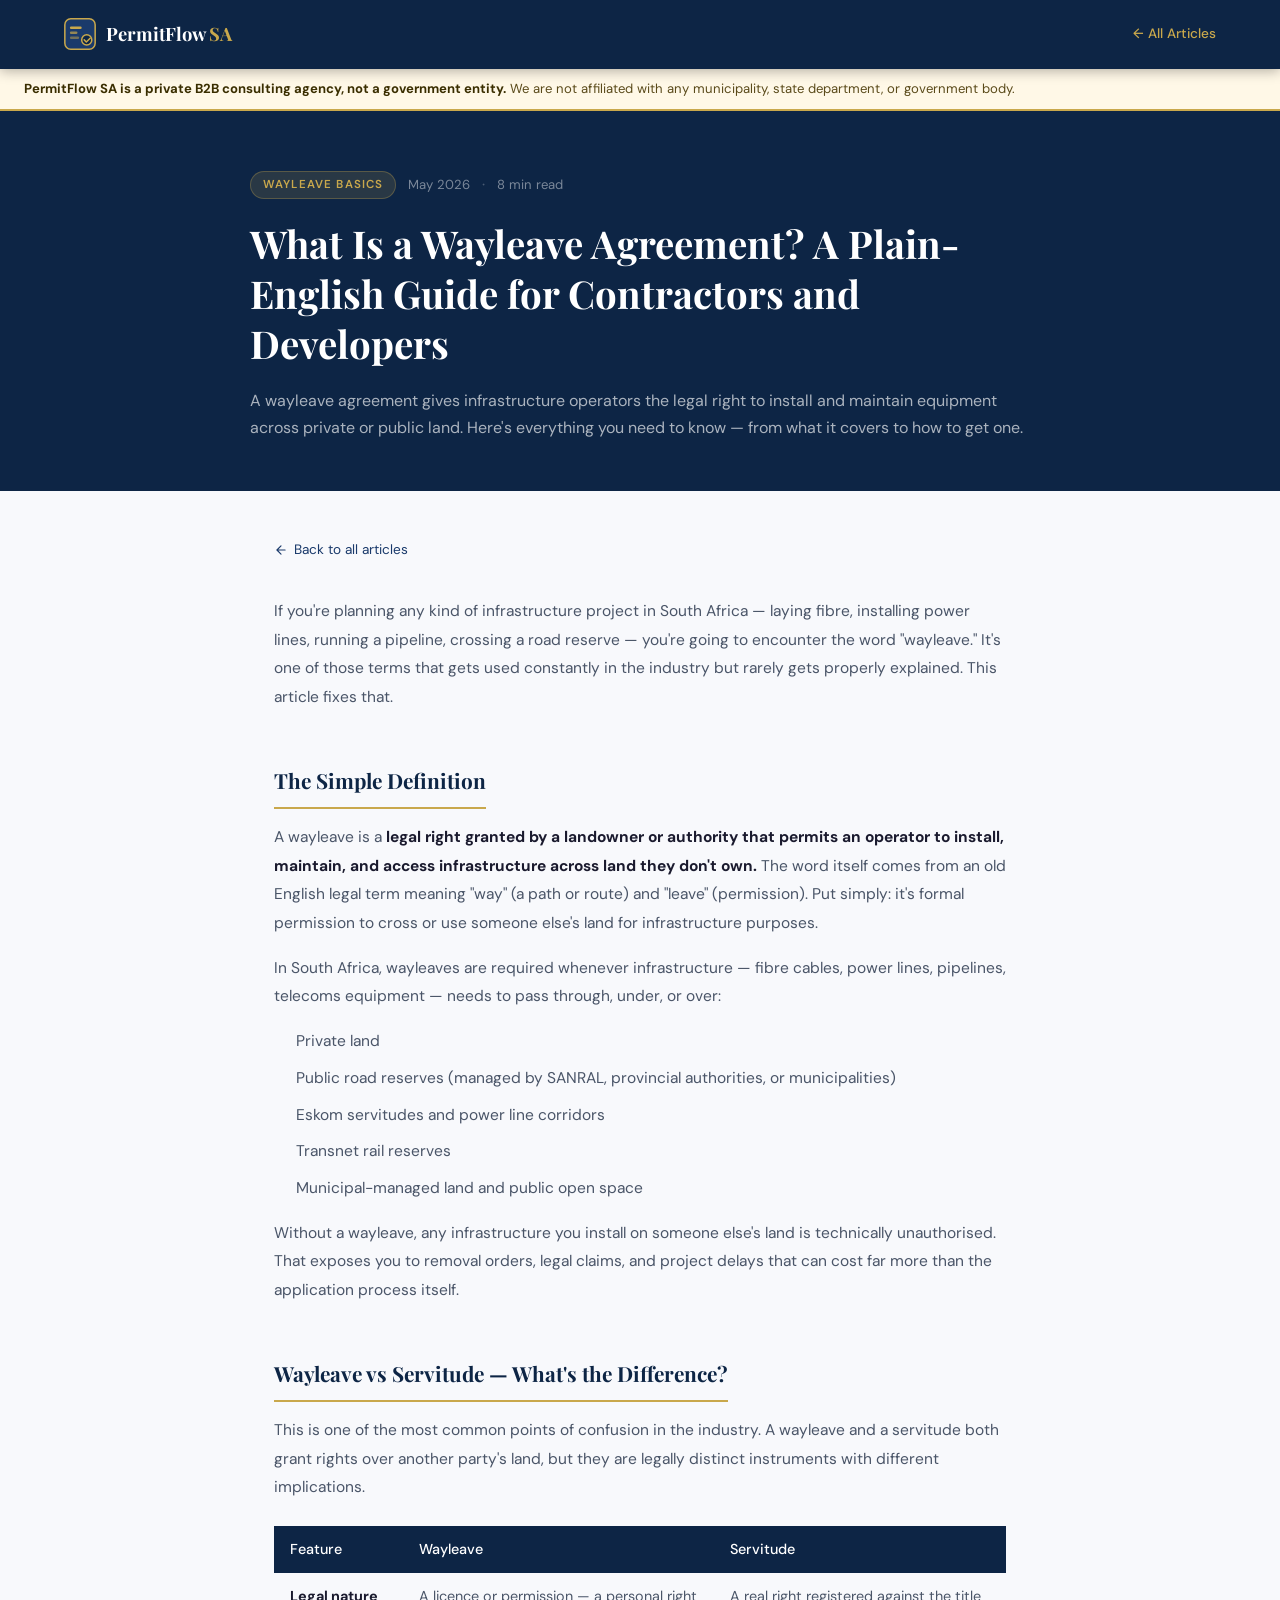
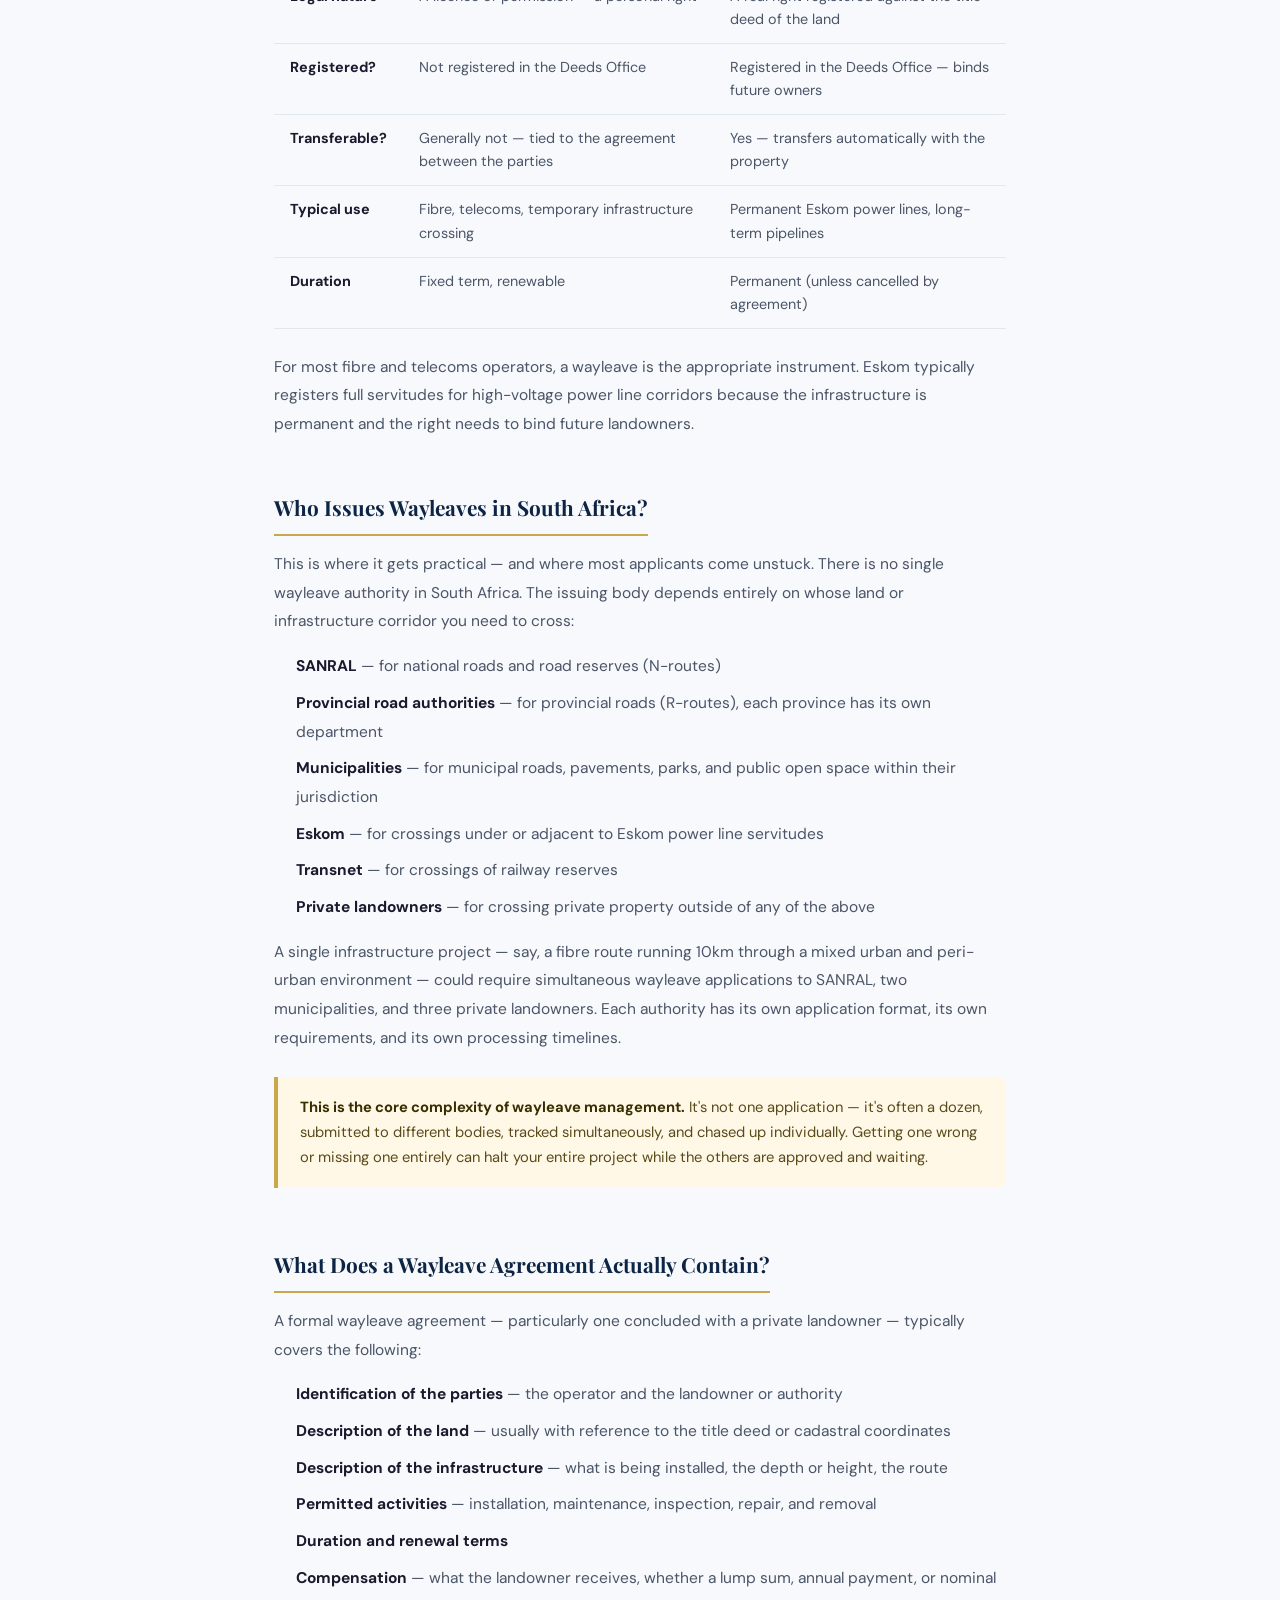
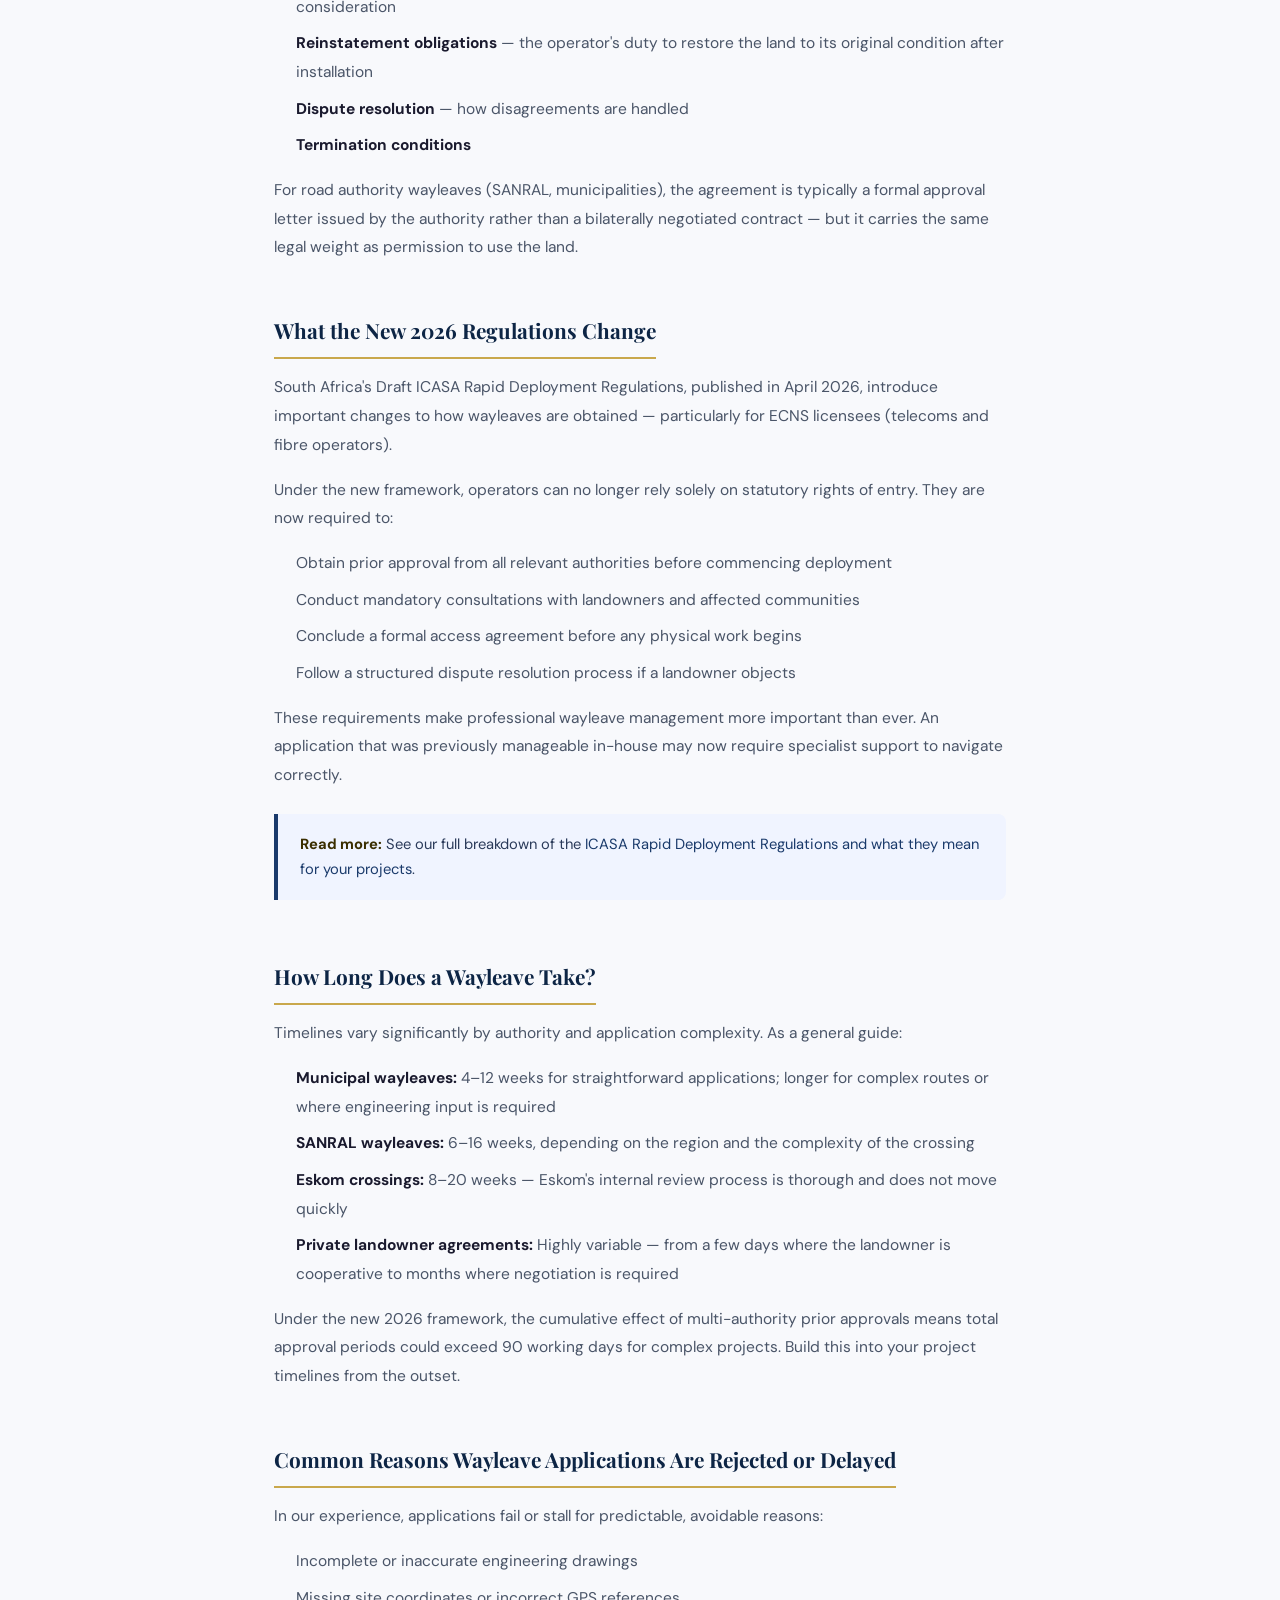
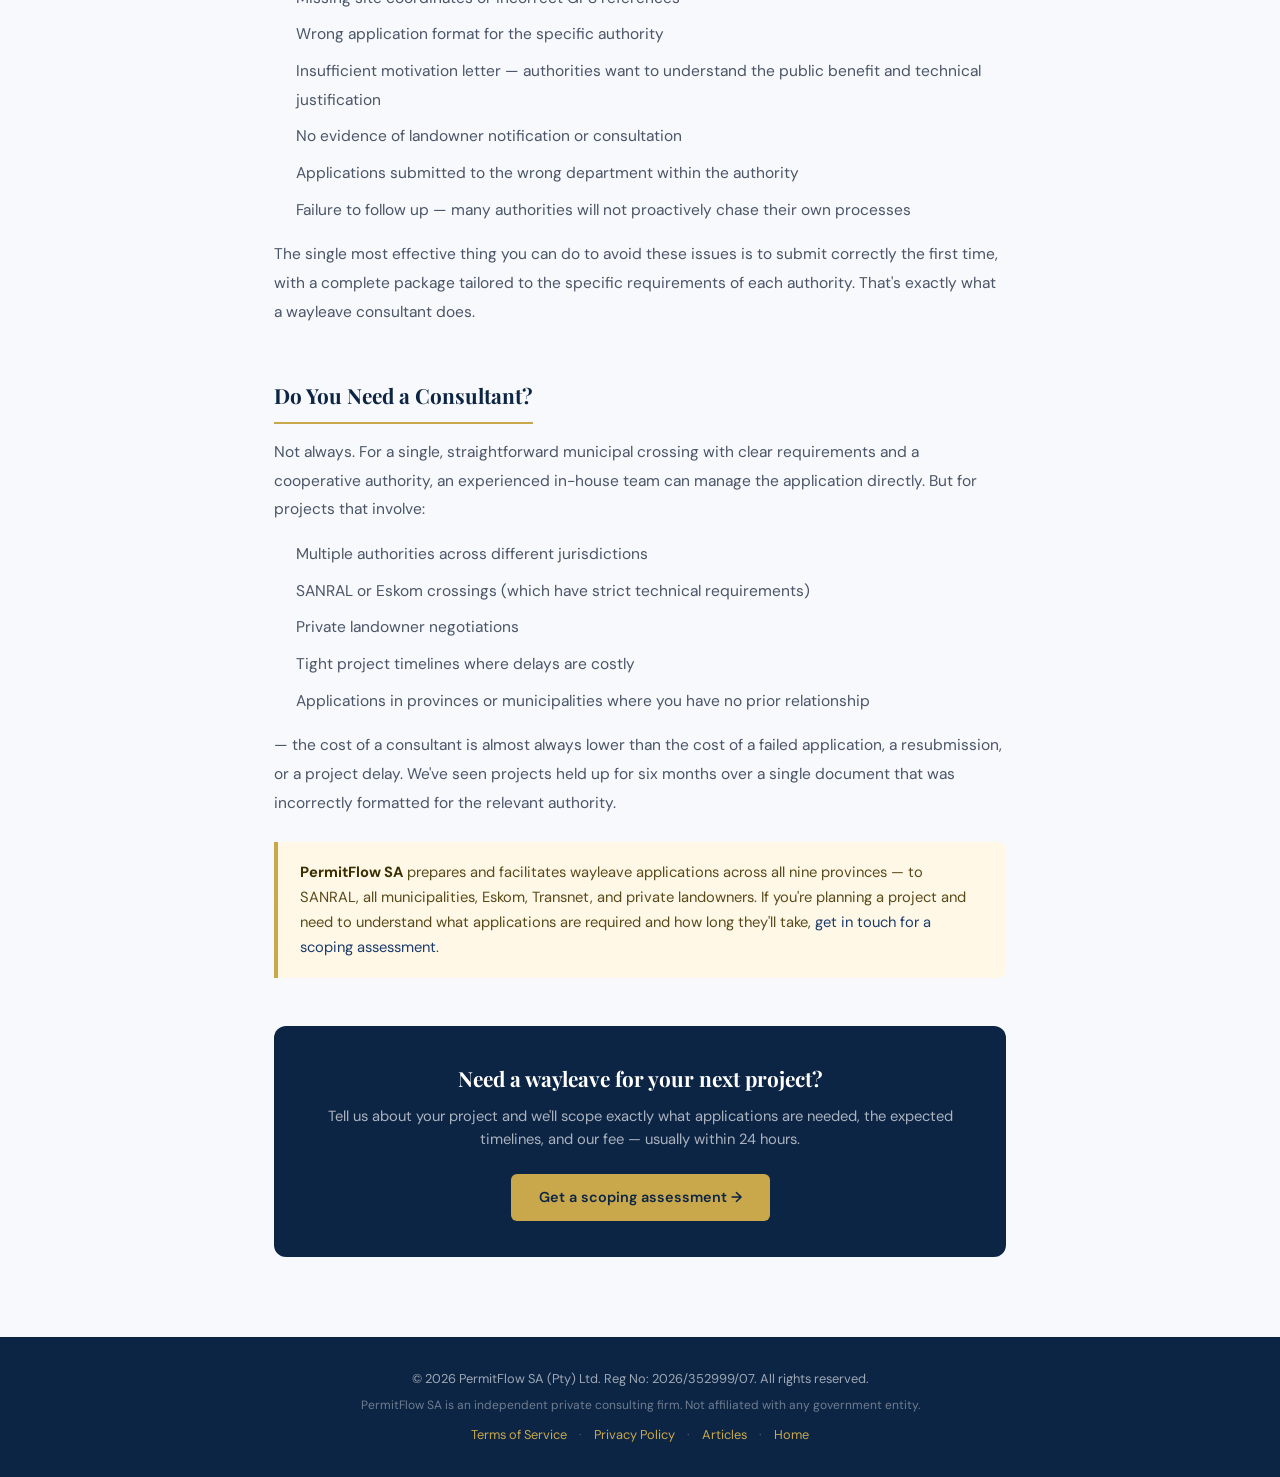
<file: article-what-is-a-wayleave-agreement.html>
<!DOCTYPE html>
<html lang="en">
<head>
  <meta charset="UTF-8" />
  <meta name="viewport" content="width=device-width, initial-scale=1.0" />
  <title>What Is a Wayleave Agreement? A Plain-English Guide | PermitFlow SA</title>
  <meta name="description" content="A wayleave agreement gives infrastructure operators the legal right to install and maintain equipment across private or public land. Here's everything contractors and developers need to know." />
  <meta name="keywords" content="wayleave agreement South Africa, what is a wayleave, wayleave definition, wayleave vs servitude, infrastructure permit South Africa, wayleave application guide" />
  <link rel="icon" type="image/svg+xml" href="images/favicon.svg" />
  <link rel="preconnect" href="https://fonts.googleapis.com" />
  <link rel="preconnect" href="https://fonts.gstatic.com" crossorigin />
  <link href="https://fonts.googleapis.com/css2?family=Playfair+Display:wght@600;700;900&family=DM+Sans:wght@300;400;500&display=swap" rel="stylesheet" />
  <link rel="stylesheet" href="css/style.css" />
  <style>
    :root { --navy:#0D2545;--navy-mid:#1A3A6B;--gold:#C9A84C;--text:#1a1a2e;--text-light:#4a5568;--bg:#f8f9fc;--white:#ffffff; }
    *{box-sizing:border-box;margin:0;padding:0;}
    body{font-family:'DM Sans',sans-serif;color:var(--text);background:var(--bg);}
    .site-header{background:var(--navy);padding:0 24px;position:sticky;top:0;z-index:100;box-shadow:0 2px 12px rgba(0,0,0,0.3);}
    .nav-container{max-width:1200px;margin:0 auto;display:flex;align-items:center;justify-content:space-between;height:68px;}
    .nav-logo{display:flex;align-items:center;gap:10px;text-decoration:none;}
    .nav-logo-text{font-family:'Playfair Display',serif;font-size:1.15rem;color:#fff;font-weight:700;}
    .nav-logo-sa{color:var(--gold);}
    .nav-back{color:var(--gold);text-decoration:none;font-size:0.85rem;font-weight:500;display:flex;align-items:center;gap:6px;transition:opacity 0.2s;}
    .nav-back:hover{opacity:0.75;}
    .disclaimer-banner{background:#fff8e7;border-bottom:2px solid var(--gold);padding:10px 24px;display:flex;align-items:flex-start;gap:10px;font-size:0.82rem;color:#5a4a1a;line-height:1.5;}
    .disclaimer-banner p{margin:0;}
    .disclaimer-banner strong{color:#3a2e00;}
    .article-hero{background:var(--navy);padding:60px 24px 50px;}
    .article-hero-inner{max-width:780px;margin:0 auto;}
    .article-meta-top{display:flex;align-items:center;gap:12px;margin-bottom:20px;flex-wrap:wrap;}
    .article-tag{background:rgba(201,168,76,0.15);border:1px solid rgba(201,168,76,0.3);color:var(--gold);font-size:0.72rem;font-weight:600;letter-spacing:0.1em;text-transform:uppercase;padding:4px 12px;border-radius:20px;}
    .article-date{color:rgba(255,255,255,0.45);font-size:0.82rem;}
    .article-read-time{color:rgba(255,255,255,0.45);font-size:0.82rem;}
    .article-dot{color:rgba(255,255,255,0.25);}
    .article-hero h1{font-family:'Playfair Display',serif;color:#fff;font-size:clamp(1.6rem,3.5vw,2.4rem);line-height:1.3;margin-bottom:18px;}
    .article-hero-sub{color:rgba(255,255,255,0.65);font-size:1rem;line-height:1.7;}
    .article-wrap{max-width:780px;margin:0 auto;padding:48px 24px 80px;}
    .article-back{margin-bottom:32px;}
    .article-back a{color:var(--navy-mid);font-size:0.85rem;text-decoration:none;display:inline-flex;align-items:center;gap:6px;}
    .article-back a:hover{color:var(--gold);}
    .article-body h2{font-family:'Playfair Display',serif;font-size:1.3rem;color:var(--navy);margin:36px 0 14px;padding-bottom:10px;border-bottom:2px solid var(--gold);display:inline-block;}
    .article-body h3{font-size:1rem;font-weight:600;color:var(--navy);margin:24px 0 10px;}
    .article-body p{color:var(--text-light);line-height:1.85;margin-bottom:16px;font-size:0.97rem;}
    .article-body ul,.article-body ol{color:var(--text-light);line-height:1.85;margin-bottom:16px;padding-left:22px;font-size:0.97rem;}
    .article-body li{margin-bottom:8px;}
    .article-body strong{color:var(--text);}
    .article-body a{color:var(--navy-mid);}
    .article-body a:hover{color:var(--gold);}
    .callout{background:#fff8e7;border-left:4px solid var(--gold);padding:18px 22px;border-radius:0 8px 8px 0;margin:24px 0;}
    .callout p{margin:0;font-size:0.92rem;color:#5a4a1a;line-height:1.7;}
    .callout strong{color:#3a2e00;}
    .callout-blue{background:#f0f4ff;border-left:4px solid var(--navy-mid);}
    .callout-blue p{color:#2a3a5a;}
    .article-cta{background:var(--navy);border-radius:12px;padding:36px 32px;margin-top:48px;text-align:center;}
    .article-cta h3{font-family:'Playfair Display',serif;color:#fff;font-size:1.3rem;margin-bottom:10px;}
    .article-cta p{color:rgba(255,255,255,0.65);font-size:0.92rem;margin-bottom:22px;line-height:1.6;}
    .btn-gold{display:inline-block;background:var(--gold);color:var(--navy);font-weight:600;font-size:0.9rem;padding:12px 28px;border-radius:6px;text-decoration:none;transition:background 0.2s;}
    .btn-gold:hover{background:#e8c96a;}
    .site-footer{background:var(--navy);color:rgba(255,255,255,0.6);padding:32px 24px;font-size:0.8rem;text-align:center;}
    .site-footer a{color:var(--gold);text-decoration:none;}
    .site-footer a:hover{text-decoration:underline;}
    .footer-legal-links{margin-top:10px;display:flex;gap:12px;justify-content:center;align-items:center;flex-wrap:wrap;}
    .footer-legal-links span{color:rgba(255,255,255,0.25);}
    .comparison-table{width:100%;border-collapse:collapse;margin:24px 0;font-size:0.9rem;}
    .comparison-table th{background:var(--navy);color:#fff;padding:12px 16px;text-align:left;font-weight:500;}
    .comparison-table td{padding:12px 16px;border-bottom:1px solid #e2e8f0;color:var(--text-light);vertical-align:top;}
    .comparison-table tr:nth-child(even) td{background:#f8f9fc;}
  </style>
</head>
<body>

  <header class="site-header">
    <nav class="nav-container">
      <a href="index.html" class="nav-logo">
        <svg width="32" height="32" viewBox="0 0 38 38" fill="none" xmlns="http://www.w3.org/2000/svg">
          <rect x="1" y="1" width="36" height="36" rx="7" fill="#1A3A6B" stroke="#C9A84C" stroke-width="1.8"/>
          <rect x="7" y="10" width="14" height="3" rx="1.5" fill="#C9A84C"/>
          <rect x="7" y="16" width="9" height="3" rx="1.5" fill="#C9A84C" opacity=".7"/>
          <rect x="7" y="22" width="11" height="3" rx="1.5" fill="#C9A84C" opacity=".5"/>
          <circle cx="27" cy="26" r="6" fill="#0D2545" stroke="#C9A84C" stroke-width="1.8"/>
          <path d="M24 26l2.5 2.5 4.5-4.5" stroke="#C9A84C" stroke-width="1.8" stroke-linecap="round" stroke-linejoin="round"/>
        </svg>
        <span class="nav-logo-text">PermitFlow <span class="nav-logo-sa">SA</span></span>
      </a>
      <a href="articles.html" class="nav-back">← All Articles</a>
    </nav>
  </header>

  <div class="disclaimer-banner">
    <p><strong>PermitFlow SA is a private B2B consulting agency, not a government entity.</strong> We are not affiliated with any municipality, state department, or government body.</p>
  </div>

  <div class="article-hero">
    <div class="article-hero-inner">
      <div class="article-meta-top">
        <span class="article-tag">Wayleave Basics</span>
        <span class="article-date">May 2026</span>
        <span class="article-dot">·</span>
        <span class="article-read-time">8 min read</span>
      </div>
      <h1>What Is a Wayleave Agreement? A Plain-English Guide for Contractors and Developers</h1>
      <p class="article-hero-sub">A wayleave agreement gives infrastructure operators the legal right to install and maintain equipment across private or public land. Here's everything you need to know — from what it covers to how to get one.</p>
    </div>
  </div>

  <div class="article-wrap">
    <div class="article-back">
      <a href="articles.html">
        <svg width="14" height="14" viewBox="0 0 24 24" fill="none"><path d="M19 12H5M12 19l-7-7 7-7" stroke="currentColor" stroke-width="2" stroke-linecap="round" stroke-linejoin="round"/></svg>
        Back to all articles
      </a>
    </div>

    <div class="article-body">

      <p>If you're planning any kind of infrastructure project in South Africa — laying fibre, installing power lines, running a pipeline, crossing a road reserve — you're going to encounter the word "wayleave." It's one of those terms that gets used constantly in the industry but rarely gets properly explained. This article fixes that.</p>

      <h2>The Simple Definition</h2>

      <p>A wayleave is a <strong>legal right granted by a landowner or authority that permits an operator to install, maintain, and access infrastructure across land they don't own.</strong> The word itself comes from an old English legal term meaning "way" (a path or route) and "leave" (permission). Put simply: it's formal permission to cross or use someone else's land for infrastructure purposes.</p>

      <p>In South Africa, wayleaves are required whenever infrastructure — fibre cables, power lines, pipelines, telecoms equipment — needs to pass through, under, or over:</p>
      <ul>
        <li>Private land</li>
        <li>Public road reserves (managed by SANRAL, provincial authorities, or municipalities)</li>
        <li>Eskom servitudes and power line corridors</li>
        <li>Transnet rail reserves</li>
        <li>Municipal-managed land and public open space</li>
      </ul>

      <p>Without a wayleave, any infrastructure you install on someone else's land is technically unauthorised. That exposes you to removal orders, legal claims, and project delays that can cost far more than the application process itself.</p>

      <h2>Wayleave vs Servitude — What's the Difference?</h2>

      <p>This is one of the most common points of confusion in the industry. A wayleave and a servitude both grant rights over another party's land, but they are legally distinct instruments with different implications.</p>

      <table class="comparison-table">
        <thead>
          <tr>
            <th>Feature</th>
            <th>Wayleave</th>
            <th>Servitude</th>
          </tr>
        </thead>
        <tbody>
          <tr>
            <td><strong>Legal nature</strong></td>
            <td>A licence or permission — a personal right</td>
            <td>A real right registered against the title deed of the land</td>
          </tr>
          <tr>
            <td><strong>Registered?</strong></td>
            <td>Not registered in the Deeds Office</td>
            <td>Registered in the Deeds Office — binds future owners</td>
          </tr>
          <tr>
            <td><strong>Transferable?</strong></td>
            <td>Generally not — tied to the agreement between the parties</td>
            <td>Yes — transfers automatically with the property</td>
          </tr>
          <tr>
            <td><strong>Typical use</strong></td>
            <td>Fibre, telecoms, temporary infrastructure crossing</td>
            <td>Permanent Eskom power lines, long-term pipelines</td>
          </tr>
          <tr>
            <td><strong>Duration</strong></td>
            <td>Fixed term, renewable</td>
            <td>Permanent (unless cancelled by agreement)</td>
          </tr>
        </tbody>
      </table>

      <p>For most fibre and telecoms operators, a wayleave is the appropriate instrument. Eskom typically registers full servitudes for high-voltage power line corridors because the infrastructure is permanent and the right needs to bind future landowners.</p>

      <h2>Who Issues Wayleaves in South Africa?</h2>

      <p>This is where it gets practical — and where most applicants come unstuck. There is no single wayleave authority in South Africa. The issuing body depends entirely on whose land or infrastructure corridor you need to cross:</p>

      <ul>
        <li><strong>SANRAL</strong> — for national roads and road reserves (N-routes)</li>
        <li><strong>Provincial road authorities</strong> — for provincial roads (R-routes), each province has its own department</li>
        <li><strong>Municipalities</strong> — for municipal roads, pavements, parks, and public open space within their jurisdiction</li>
        <li><strong>Eskom</strong> — for crossings under or adjacent to Eskom power line servitudes</li>
        <li><strong>Transnet</strong> — for crossings of railway reserves</li>
        <li><strong>Private landowners</strong> — for crossing private property outside of any of the above</li>
      </ul>

      <p>A single infrastructure project — say, a fibre route running 10km through a mixed urban and peri-urban environment — could require simultaneous wayleave applications to SANRAL, two municipalities, and three private landowners. Each authority has its own application format, its own requirements, and its own processing timelines.</p>

      <div class="callout">
        <p><strong>This is the core complexity of wayleave management.</strong> It's not one application — it's often a dozen, submitted to different bodies, tracked simultaneously, and chased up individually. Getting one wrong or missing one entirely can halt your entire project while the others are approved and waiting.</p>
      </div>

      <h2>What Does a Wayleave Agreement Actually Contain?</h2>

      <p>A formal wayleave agreement — particularly one concluded with a private landowner — typically covers the following:</p>

      <ul>
        <li><strong>Identification of the parties</strong> — the operator and the landowner or authority</li>
        <li><strong>Description of the land</strong> — usually with reference to the title deed or cadastral coordinates</li>
        <li><strong>Description of the infrastructure</strong> — what is being installed, the depth or height, the route</li>
        <li><strong>Permitted activities</strong> — installation, maintenance, inspection, repair, and removal</li>
        <li><strong>Duration and renewal terms</strong></li>
        <li><strong>Compensation</strong> — what the landowner receives, whether a lump sum, annual payment, or nominal consideration</li>
        <li><strong>Reinstatement obligations</strong> — the operator's duty to restore the land to its original condition after installation</li>
        <li><strong>Dispute resolution</strong> — how disagreements are handled</li>
        <li><strong>Termination conditions</strong></li>
      </ul>

      <p>For road authority wayleaves (SANRAL, municipalities), the agreement is typically a formal approval letter issued by the authority rather than a bilaterally negotiated contract — but it carries the same legal weight as permission to use the land.</p>

      <h2>What the New 2026 Regulations Change</h2>

      <p>South Africa's Draft ICASA Rapid Deployment Regulations, published in April 2026, introduce important changes to how wayleaves are obtained — particularly for ECNS licensees (telecoms and fibre operators).</p>

      <p>Under the new framework, operators can no longer rely solely on statutory rights of entry. They are now required to:</p>

      <ul>
        <li>Obtain prior approval from all relevant authorities before commencing deployment</li>
        <li>Conduct mandatory consultations with landowners and affected communities</li>
        <li>Conclude a formal access agreement before any physical work begins</li>
        <li>Follow a structured dispute resolution process if a landowner objects</li>
      </ul>

      <p>These requirements make professional wayleave management more important than ever. An application that was previously manageable in-house may now require specialist support to navigate correctly.</p>

      <div class="callout callout-blue">
        <p><strong>Read more:</strong> See our full breakdown of the <a href="article-icasa-rapid-deployment.html">ICASA Rapid Deployment Regulations and what they mean for your projects</a>.</p>
      </div>

      <h2>How Long Does a Wayleave Take?</h2>

      <p>Timelines vary significantly by authority and application complexity. As a general guide:</p>

      <ul>
        <li><strong>Municipal wayleaves:</strong> 4–12 weeks for straightforward applications; longer for complex routes or where engineering input is required</li>
        <li><strong>SANRAL wayleaves:</strong> 6–16 weeks, depending on the region and the complexity of the crossing</li>
        <li><strong>Eskom crossings:</strong> 8–20 weeks — Eskom's internal review process is thorough and does not move quickly</li>
        <li><strong>Private landowner agreements:</strong> Highly variable — from a few days where the landowner is cooperative to months where negotiation is required</li>
      </ul>

      <p>Under the new 2026 framework, the cumulative effect of multi-authority prior approvals means total approval periods could exceed 90 working days for complex projects. Build this into your project timelines from the outset.</p>

      <h2>Common Reasons Wayleave Applications Are Rejected or Delayed</h2>

      <p>In our experience, applications fail or stall for predictable, avoidable reasons:</p>

      <ul>
        <li>Incomplete or inaccurate engineering drawings</li>
        <li>Missing site coordinates or incorrect GPS references</li>
        <li>Wrong application format for the specific authority</li>
        <li>Insufficient motivation letter — authorities want to understand the public benefit and technical justification</li>
        <li>No evidence of landowner notification or consultation</li>
        <li>Applications submitted to the wrong department within the authority</li>
        <li>Failure to follow up — many authorities will not proactively chase their own processes</li>
      </ul>

      <p>The single most effective thing you can do to avoid these issues is to submit correctly the first time, with a complete package tailored to the specific requirements of each authority. That's exactly what a wayleave consultant does.</p>

      <h2>Do You Need a Consultant?</h2>

      <p>Not always. For a single, straightforward municipal crossing with clear requirements and a cooperative authority, an experienced in-house team can manage the application directly. But for projects that involve:</p>

      <ul>
        <li>Multiple authorities across different jurisdictions</li>
        <li>SANRAL or Eskom crossings (which have strict technical requirements)</li>
        <li>Private landowner negotiations</li>
        <li>Tight project timelines where delays are costly</li>
        <li>Applications in provinces or municipalities where you have no prior relationship</li>
      </ul>

      <p>— the cost of a consultant is almost always lower than the cost of a failed application, a resubmission, or a project delay. We've seen projects held up for six months over a single document that was incorrectly formatted for the relevant authority.</p>

      <div class="callout">
        <p><strong>PermitFlow SA</strong> prepares and facilitates wayleave applications across all nine provinces — to SANRAL, all municipalities, Eskom, Transnet, and private landowners. If you're planning a project and need to understand what applications are required and how long they'll take, <a href="index.html#contact">get in touch for a scoping assessment</a>.</p>
      </div>

    </div>

    <div class="article-cta">
      <h3>Need a wayleave for your next project?</h3>
      <p>Tell us about your project and we'll scope exactly what applications are needed, the expected timelines, and our fee — usually within 24 hours.</p>
      <a href="index.html#contact" class="btn-gold">Get a scoping assessment →</a>
    </div>

  </div>

  <footer class="site-footer">
    <p>© 2026 PermitFlow SA (Pty) Ltd. Reg No: 2026/352999/07. All rights reserved.</p>
    <p style="margin-top:6px;font-size:0.75rem;color:rgba(255,255,255,0.4);">PermitFlow SA is an independent private consulting firm. Not affiliated with any government entity.</p>
    <div class="footer-legal-links">
      <a href="terms.html">Terms of Service</a><span>·</span>
      <a href="privacy.html">Privacy Policy</a><span>·</span>
      <a href="articles.html">Articles</a><span>·</span>
      <a href="index.html">Home</a>
    </div>
  </footer>

</body>
</html>
</file>
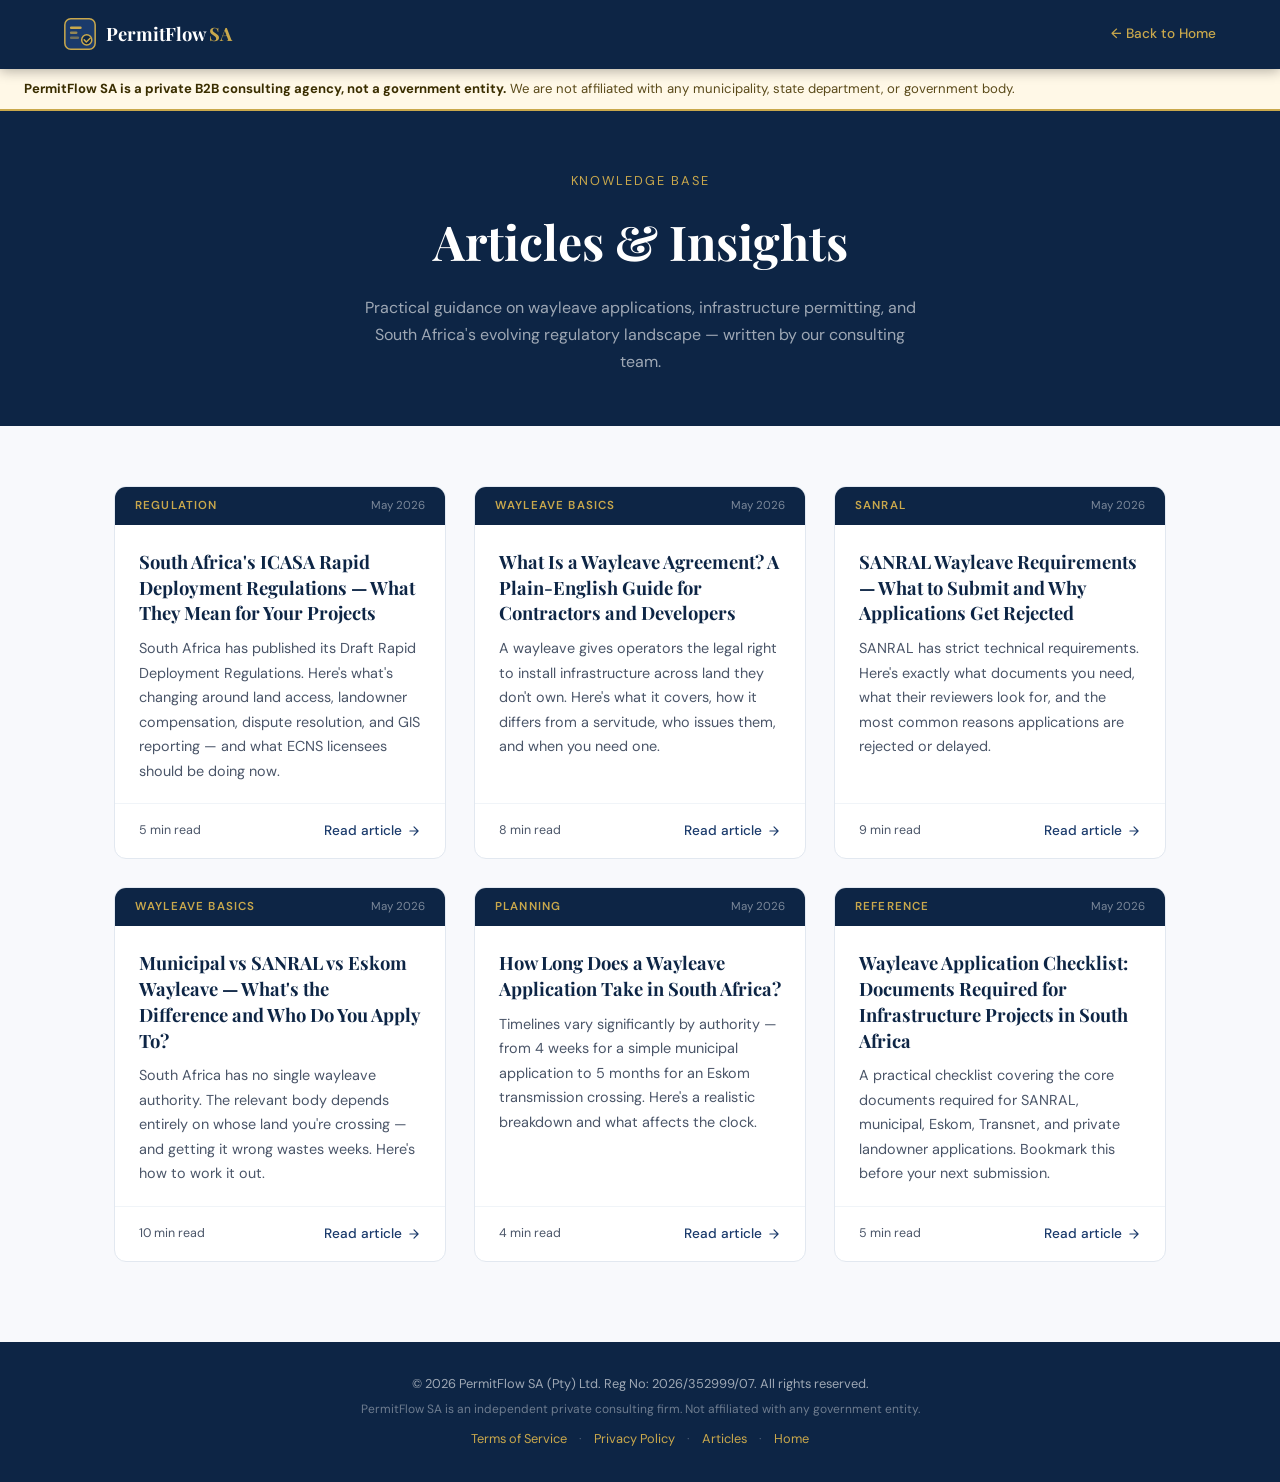
<file: articles.html>
<!DOCTYPE html>
<html lang="en">
<head>
  <meta charset="UTF-8" />
  <meta name="viewport" content="width=device-width, initial-scale=1.0" />
  <title>Articles & Insights | PermitFlow SA</title>
  <meta name="description" content="Practical insights on wayleave applications, infrastructure permitting, and South Africa's evolving regulatory landscape from the PermitFlow SA team." />
  <link rel="icon" type="image/svg+xml" href="images/favicon.svg" />
  <link rel="preconnect" href="https://fonts.googleapis.com" />
  <link rel="preconnect" href="https://fonts.gstatic.com" crossorigin />
  <link href="https://fonts.googleapis.com/css2?family=Playfair+Display:wght@600;700;900&family=DM+Sans:wght@300;400;500&display=swap" rel="stylesheet" />
  <link rel="stylesheet" href="css/style.css" />
  <style>
    :root {
      --navy: #0D2545;
      --navy-mid: #1A3A6B;
      --gold: #C9A84C;
      --gold-light: #e8c96a;
      --text: #1a1a2e;
      --text-light: #4a5568;
      --bg: #f8f9fc;
      --white: #ffffff;
    }
    * { box-sizing: border-box; margin: 0; padding: 0; }
    body { font-family: 'DM Sans', sans-serif; color: var(--text); background: var(--bg); }

    /* NAV */
    .site-header { background: var(--navy); padding: 0 24px; position: sticky; top: 0; z-index: 100; box-shadow: 0 2px 12px rgba(0,0,0,0.3); }
    .nav-container { max-width: 1200px; margin: 0 auto; display: flex; align-items: center; justify-content: space-between; height: 68px; }
    .nav-logo { display: flex; align-items: center; gap: 10px; text-decoration: none; }
    .nav-logo-text { font-family: 'Playfair Display', serif; font-size: 1.15rem; color: #fff; font-weight: 700; }
    .nav-logo-sa { color: var(--gold); }
    .nav-back { color: var(--gold); text-decoration: none; font-size: 0.85rem; font-weight: 500; display: flex; align-items: center; gap: 6px; transition: opacity 0.2s; }
    .nav-back:hover { opacity: 0.75; }

    /* DISCLAIMER */
    .disclaimer-banner { background: #fff8e7; border-bottom: 2px solid var(--gold); padding: 10px 24px; display: flex; align-items: flex-start; gap: 10px; font-size: 0.82rem; color: #5a4a1a; line-height: 1.5; }
    .disclaimer-banner p { margin: 0; }
    .disclaimer-banner strong { color: #3a2e00; }

    /* HERO */
    .page-hero { background: var(--navy); padding: 60px 24px 50px; text-align: center; }
    .page-hero-eyebrow { color: var(--gold); font-size: 0.8rem; letter-spacing: 0.15em; text-transform: uppercase; margin-bottom: 12px; }
    .page-hero h1 { font-family: 'Playfair Display', serif; color: #fff; font-size: clamp(2rem, 4vw, 3rem); margin-bottom: 14px; }
    .page-hero-sub { color: rgba(255,255,255,0.6); font-size: 1rem; max-width: 560px; margin: 0 auto; line-height: 1.7; }

    /* ARTICLES GRID */
    .articles-wrap { max-width: 1100px; margin: 0 auto; padding: 60px 24px 80px; }

    .articles-grid { display: grid; grid-template-columns: repeat(auto-fill, minmax(320px, 1fr)); gap: 28px; }

    .article-card { background: var(--white); border-radius: 12px; border: 1px solid #e2e8f0; overflow: hidden; transition: transform 0.2s, box-shadow 0.2s; display: flex; flex-direction: column; }
    .article-card:hover { transform: translateY(-4px); box-shadow: 0 12px 32px rgba(13,37,69,0.12); }

    .article-card-tag { background: var(--navy); padding: 10px 20px; display: flex; align-items: center; gap: 8px; }
    .ac-tag-label { font-size: 0.72rem; font-weight: 600; letter-spacing: 0.1em; text-transform: uppercase; color: var(--gold); }
    .ac-tag-date { font-size: 0.72rem; color: rgba(255,255,255,0.45); margin-left: auto; }

    .article-card-body { padding: 24px 24px 20px; flex: 1; display: flex; flex-direction: column; }
    .article-card-body h2 { font-family: 'Playfair Display', serif; font-size: 1.15rem; color: var(--navy); margin-bottom: 10px; line-height: 1.4; }
    .article-card-body p { color: var(--text-light); font-size: 0.9rem; line-height: 1.7; flex: 1; }

    .article-card-footer { padding: 16px 24px; border-top: 1px solid #f0f4f8; display: flex; align-items: center; justify-content: space-between; }
    .ac-read-time { font-size: 0.78rem; color: var(--text-light); }
    .ac-link { color: var(--navy-mid); font-size: 0.85rem; font-weight: 500; text-decoration: none; display: flex; align-items: center; gap: 5px; transition: color 0.2s; }
    .ac-link:hover { color: var(--gold); }
    .ac-link svg { transition: transform 0.2s; }
    .ac-link:hover svg { transform: translateX(3px); }

    /* EMPTY STATE */
    .articles-empty { text-align: center; padding: 60px 24px; color: var(--text-light); }
    .articles-empty p { font-size: 0.95rem; }

    /* FOOTER */
    .site-footer { background: var(--navy); color: rgba(255,255,255,0.6); padding: 32px 24px; font-size: 0.8rem; text-align: center; }
    .site-footer a { color: var(--gold); text-decoration: none; }
    .site-footer a:hover { text-decoration: underline; }
    .footer-legal-links { margin-top: 10px; display: flex; gap: 12px; justify-content: center; align-items: center; flex-wrap: wrap; }
    .footer-legal-links span { color: rgba(255,255,255,0.25); }
  </style>
</head>
<body>

  <header class="site-header">
    <nav class="nav-container">
      <a href="index.html" class="nav-logo">
        <svg width="32" height="32" viewBox="0 0 38 38" fill="none" xmlns="http://www.w3.org/2000/svg">
          <rect x="1" y="1" width="36" height="36" rx="7" fill="#1A3A6B" stroke="#C9A84C" stroke-width="1.8"/>
          <rect x="7" y="10" width="14" height="3" rx="1.5" fill="#C9A84C"/>
          <rect x="7" y="16" width="9" height="3" rx="1.5" fill="#C9A84C" opacity=".7"/>
          <rect x="7" y="22" width="11" height="3" rx="1.5" fill="#C9A84C" opacity=".5"/>
          <circle cx="27" cy="26" r="6" fill="#0D2545" stroke="#C9A84C" stroke-width="1.8"/>
          <path d="M24 26l2.5 2.5 4.5-4.5" stroke="#C9A84C" stroke-width="1.8" stroke-linecap="round" stroke-linejoin="round"/>
        </svg>
        <span class="nav-logo-text">PermitFlow <span class="nav-logo-sa">SA</span></span>
      </a>
      <a href="index.html" class="nav-back">← Back to Home</a>
    </nav>
  </header>

  <div class="disclaimer-banner">
    <p><strong>PermitFlow SA is a private B2B consulting agency, not a government entity.</strong> We are not affiliated with any municipality, state department, or government body.</p>
  </div>

  <div class="page-hero">
    <p class="page-hero-eyebrow">Knowledge Base</p>
    <h1>Articles &amp; Insights</h1>
    <p class="page-hero-sub">Practical guidance on wayleave applications, infrastructure permitting, and South Africa's evolving regulatory landscape — written by our consulting team.</p>
  </div>

  <div class="articles-wrap">
    <div class="articles-grid">

      <!-- ARTICLE CARD: ICASA Rapid Deployment -->
      <div class="article-card">
        <div class="article-card-tag">
          <span class="ac-tag-label">Regulation</span>
          <span class="ac-tag-date">May 2026</span>
        </div>
        <div class="article-card-body">
          <h2>South Africa's ICASA Rapid Deployment Regulations — What They Mean for Your Projects</h2>
          <p>South Africa has published its Draft Rapid Deployment Regulations. Here's what's changing around land access, landowner compensation, dispute resolution, and GIS reporting — and what ECNS licensees should be doing now.</p>
        </div>
        <div class="article-card-footer">
          <span class="ac-read-time">5 min read</span>
          <a href="article-icasa-rapid-deployment.html" class="ac-link">
            Read article
            <svg width="14" height="14" viewBox="0 0 24 24" fill="none"><path d="M5 12h14M12 5l7 7-7 7" stroke="currentColor" stroke-width="2" stroke-linecap="round" stroke-linejoin="round"/></svg>
          </a>
        </div>
      </div>

      <!-- ARTICLE CARD: What is a wayleave -->
      <div class="article-card">
        <div class="article-card-tag">
          <span class="ac-tag-label">Wayleave Basics</span>
          <span class="ac-tag-date">May 2026</span>
        </div>
        <div class="article-card-body">
          <h2>What Is a Wayleave Agreement? A Plain-English Guide for Contractors and Developers</h2>
          <p>A wayleave gives operators the legal right to install infrastructure across land they don't own. Here's what it covers, how it differs from a servitude, who issues them, and when you need one.</p>
        </div>
        <div class="article-card-footer">
          <span class="ac-read-time">8 min read</span>
          <a href="article-what-is-a-wayleave-agreement.html" class="ac-link">Read article <svg width="14" height="14" viewBox="0 0 24 24" fill="none"><path d="M5 12h14M12 5l7 7-7 7" stroke="currentColor" stroke-width="2" stroke-linecap="round" stroke-linejoin="round"/></svg></a>
        </div>
      </div>

      <!-- ARTICLE CARD: SANRAL requirements -->
      <div class="article-card">
        <div class="article-card-tag">
          <span class="ac-tag-label">SANRAL</span>
          <span class="ac-tag-date">May 2026</span>
        </div>
        <div class="article-card-body">
          <h2>SANRAL Wayleave Requirements — What to Submit and Why Applications Get Rejected</h2>
          <p>SANRAL has strict technical requirements. Here's exactly what documents you need, what their reviewers look for, and the most common reasons applications are rejected or delayed.</p>
        </div>
        <div class="article-card-footer">
          <span class="ac-read-time">9 min read</span>
          <a href="article-sanral-wayleave-requirements.html" class="ac-link">Read article <svg width="14" height="14" viewBox="0 0 24 24" fill="none"><path d="M5 12h14M12 5l7 7-7 7" stroke="currentColor" stroke-width="2" stroke-linecap="round" stroke-linejoin="round"/></svg></a>
        </div>
      </div>

      <!-- ARTICLE CARD: Municipal vs SANRAL vs Eskom -->
      <div class="article-card">
        <div class="article-card-tag">
          <span class="ac-tag-label">Wayleave Basics</span>
          <span class="ac-tag-date">May 2026</span>
        </div>
        <div class="article-card-body">
          <h2>Municipal vs SANRAL vs Eskom Wayleave — What's the Difference and Who Do You Apply To?</h2>
          <p>South Africa has no single wayleave authority. The relevant body depends entirely on whose land you're crossing — and getting it wrong wastes weeks. Here's how to work it out.</p>
        </div>
        <div class="article-card-footer">
          <span class="ac-read-time">10 min read</span>
          <a href="article-municipal-vs-sanral-vs-eskom-wayleave.html" class="ac-link">Read article <svg width="14" height="14" viewBox="0 0 24 24" fill="none"><path d="M5 12h14M12 5l7 7-7 7" stroke="currentColor" stroke-width="2" stroke-linecap="round" stroke-linejoin="round"/></svg></a>
        </div>
      </div>

      <!-- ARTICLE CARD: How long does a wayleave take -->
      <div class="article-card">
        <div class="article-card-tag">
          <span class="ac-tag-label">Planning</span>
          <span class="ac-tag-date">May 2026</span>
        </div>
        <div class="article-card-body">
          <h2>How Long Does a Wayleave Application Take in South Africa?</h2>
          <p>Timelines vary significantly by authority — from 4 weeks for a simple municipal application to 5 months for an Eskom transmission crossing. Here's a realistic breakdown and what affects the clock.</p>
        </div>
        <div class="article-card-footer">
          <span class="ac-read-time">4 min read</span>
          <a href="article-how-long-does-a-wayleave-take.html" class="ac-link">Read article <svg width="14" height="14" viewBox="0 0 24 24" fill="none"><path d="M5 12h14M12 5l7 7-7 7" stroke="currentColor" stroke-width="2" stroke-linecap="round" stroke-linejoin="round"/></svg></a>
        </div>
      </div>

      <!-- ARTICLE CARD: Wayleave checklist -->
      <div class="article-card">
        <div class="article-card-tag">
          <span class="ac-tag-label">Reference</span>
          <span class="ac-tag-date">May 2026</span>
        </div>
        <div class="article-card-body">
          <h2>Wayleave Application Checklist: Documents Required for Infrastructure Projects in South Africa</h2>
          <p>A practical checklist covering the core documents required for SANRAL, municipal, Eskom, Transnet, and private landowner applications. Bookmark this before your next submission.</p>
        </div>
        <div class="article-card-footer">
          <span class="ac-read-time">5 min read</span>
          <a href="article-wayleave-application-checklist.html" class="ac-link">Read article <svg width="14" height="14" viewBox="0 0 24 24" fill="none"><path d="M5 12h14M12 5l7 7-7 7" stroke="currentColor" stroke-width="2" stroke-linecap="round" stroke-linejoin="round"/></svg></a>
        </div>
      </div>

      <!-- ADD NEW ARTICLE CARDS ABOVE THIS COMMENT -->

    </div>
  </div>

  <footer class="site-footer">
    <p>© 2026 PermitFlow SA (Pty) Ltd. Reg No: 2026/352999/07. All rights reserved.</p>
    <p style="margin-top:6px; font-size:0.75rem; color: rgba(255,255,255,0.4);">PermitFlow SA is an independent private consulting firm. Not affiliated with any government entity.</p>
    <div class="footer-legal-links">
      <a href="terms.html">Terms of Service</a>
      <span>·</span>
      <a href="privacy.html">Privacy Policy</a>
      <span>·</span>
      <a href="articles.html">Articles</a>
      <span>·</span>
      <a href="index.html">Home</a>
    </div>
  </footer>

</body>
</html>
</file>
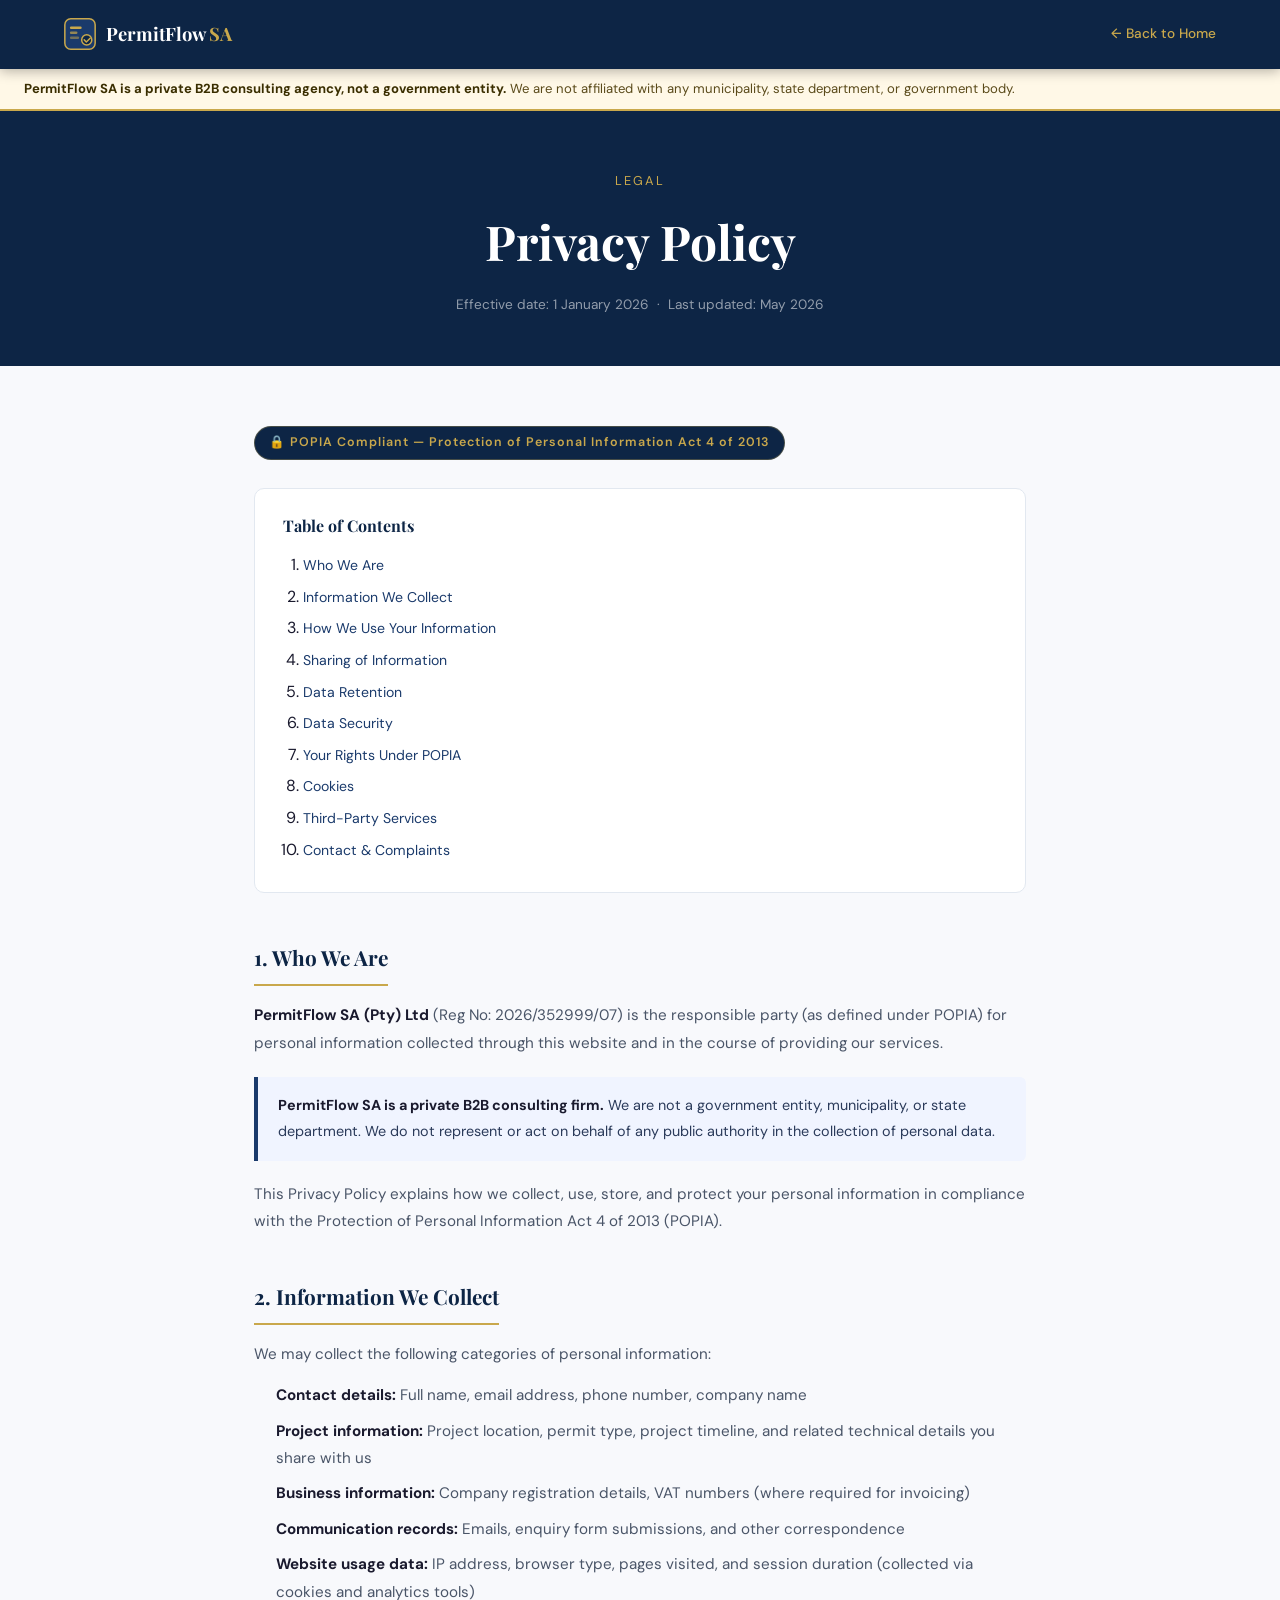
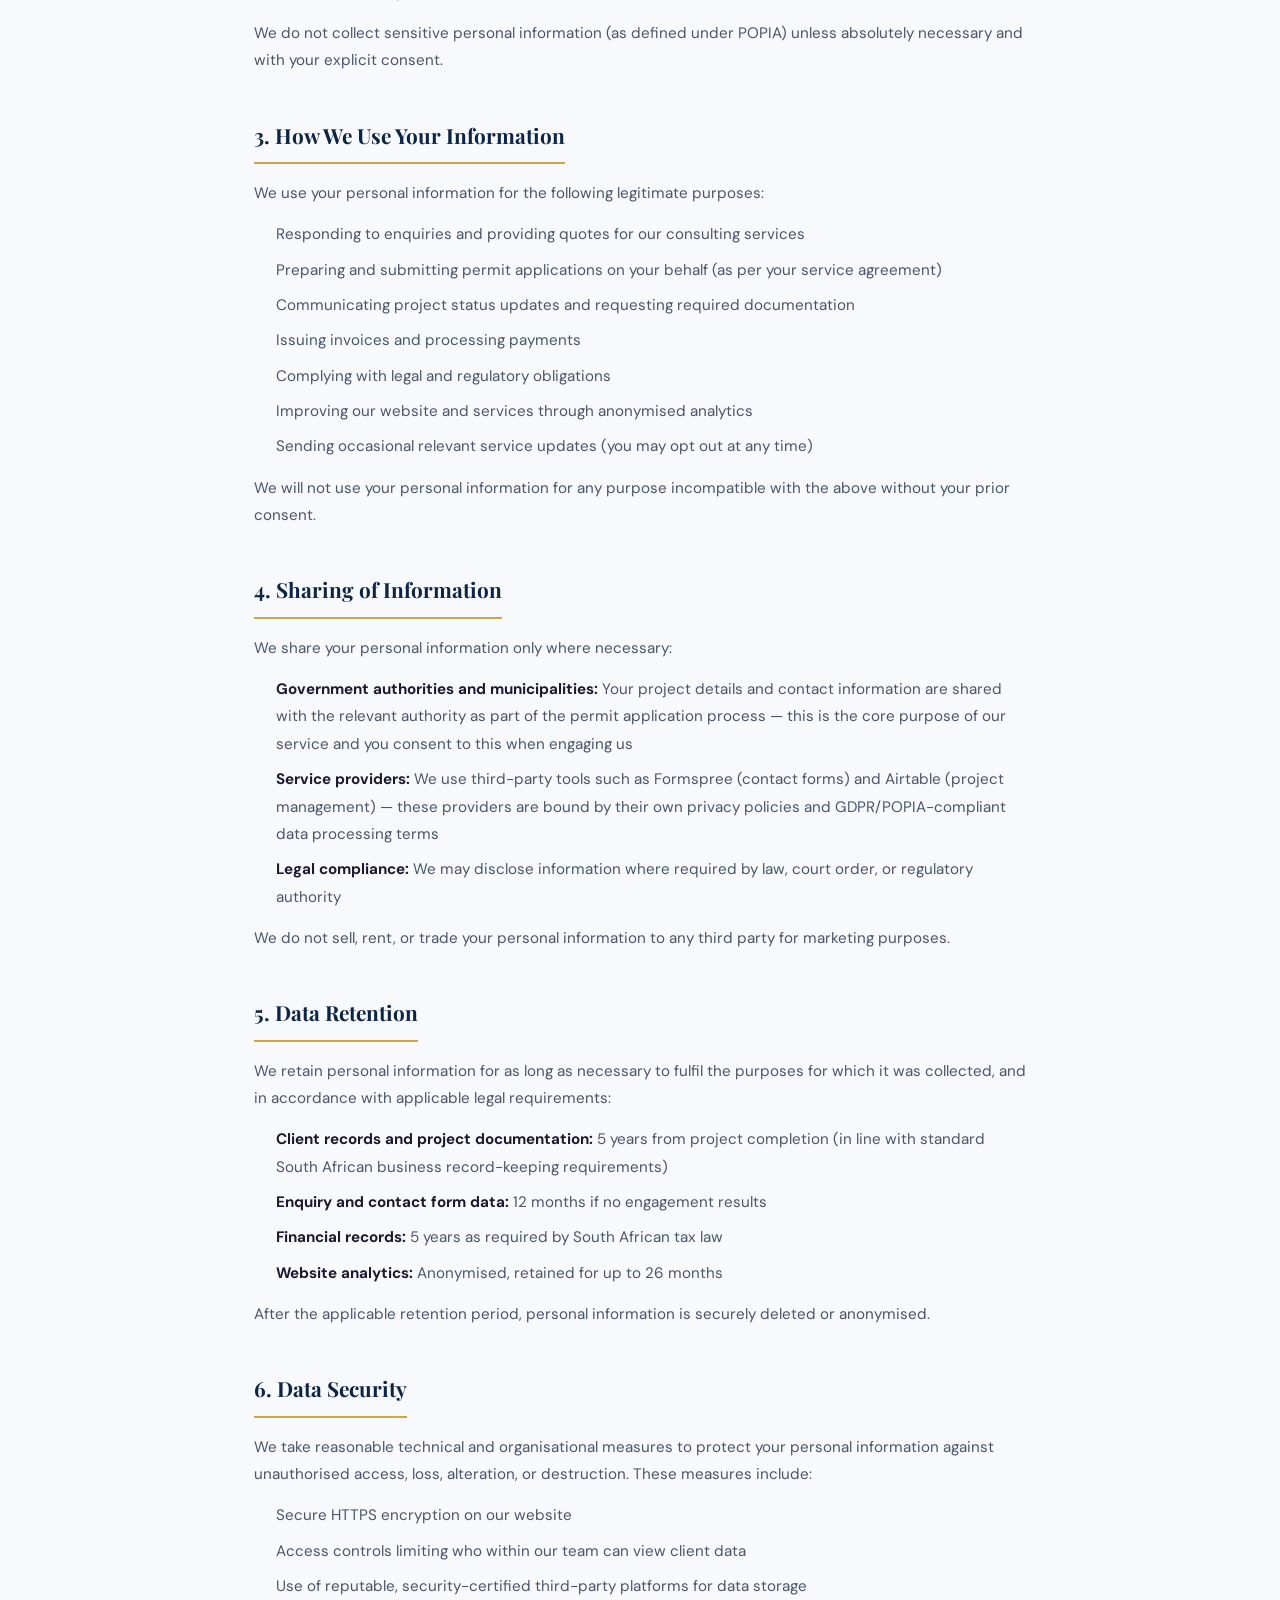
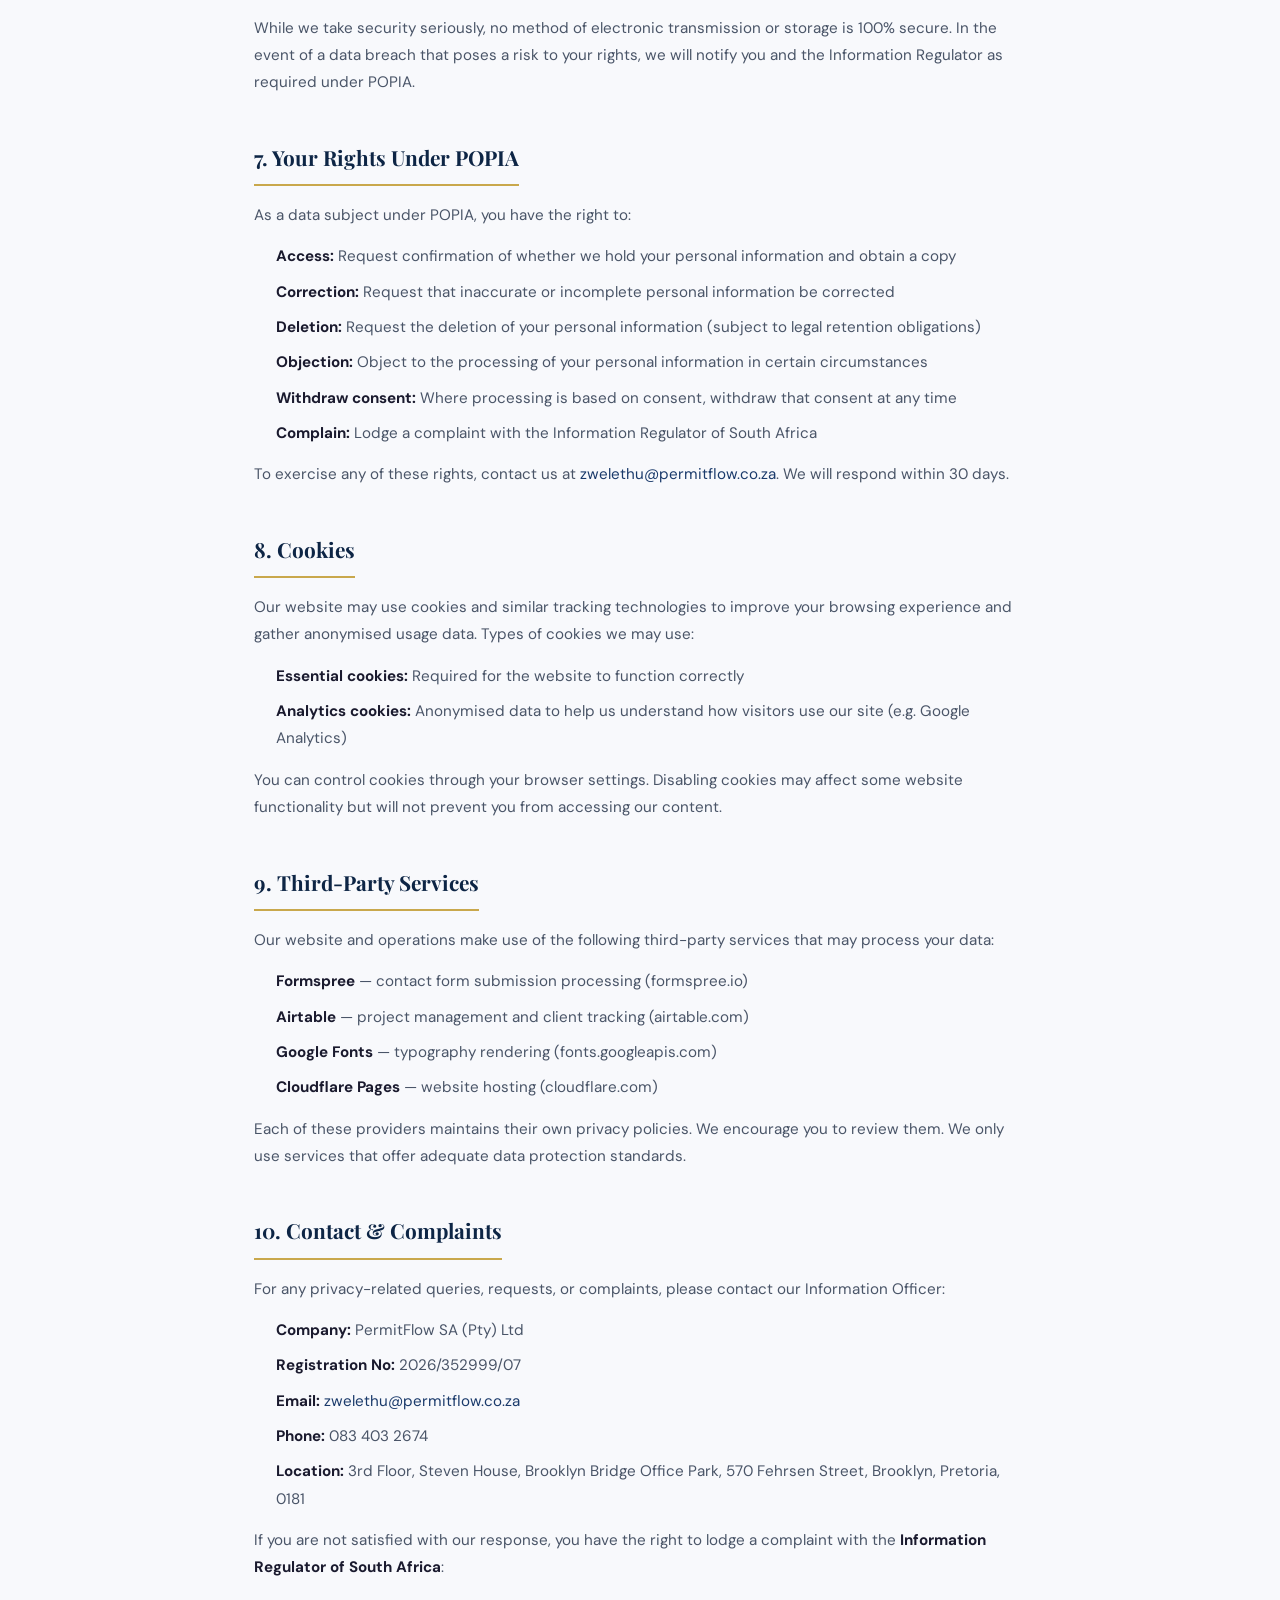
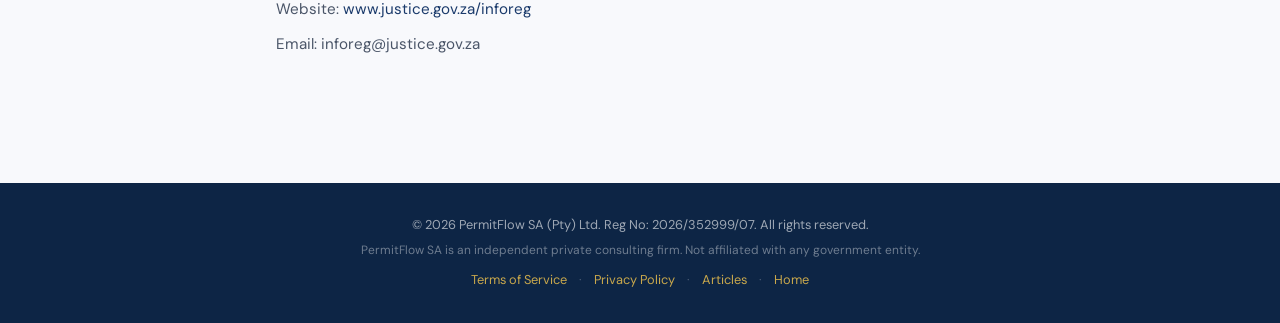
<file: privacy.html>
<!DOCTYPE html>
<html lang="en">
<head>
  <meta charset="UTF-8" />
  <meta name="viewport" content="width=device-width, initial-scale=1.0" />
  <title>Privacy Policy | PermitFlow SA</title>
  <meta name="description" content="Privacy Policy for PermitFlow SA — how we collect, use, and protect your personal information in compliance with POPIA." />
  <link rel="icon" type="image/svg+xml" href="images/favicon.svg" />
  <link rel="preconnect" href="https://fonts.googleapis.com" />
  <link rel="preconnect" href="https://fonts.gstatic.com" crossorigin />
  <link href="https://fonts.googleapis.com/css2?family=Playfair+Display:wght@600;700;900&family=DM+Sans:wght@300;400;500&display=swap" rel="stylesheet" />
  <link rel="stylesheet" href="css/style.css" />
  <style>
    :root {
      --navy: #0D2545;
      --navy-mid: #1A3A6B;
      --gold: #C9A84C;
      --text: #1a1a2e;
      --text-light: #4a5568;
      --bg: #f8f9fc;
      --white: #ffffff;
    }
    * { box-sizing: border-box; margin: 0; padding: 0; }
    body { font-family: 'DM Sans', sans-serif; color: var(--text); background: var(--bg); }

    .site-header { background: var(--navy); padding: 0 24px; position: sticky; top: 0; z-index: 100; box-shadow: 0 2px 12px rgba(0,0,0,0.3); }
    .nav-container { max-width: 1200px; margin: 0 auto; display: flex; align-items: center; justify-content: space-between; height: 68px; }
    .nav-logo { display: flex; align-items: center; gap: 10px; text-decoration: none; }
    .nav-logo-text { font-family: 'Playfair Display', serif; font-size: 1.15rem; color: #fff; font-weight: 700; }
    .nav-logo-sa { color: var(--gold); }
    .nav-back { color: var(--gold); text-decoration: none; font-size: 0.85rem; font-weight: 500; display: flex; align-items: center; gap: 6px; transition: opacity 0.2s; }
    .nav-back:hover { opacity: 0.75; }

    .disclaimer-banner { background: #fff8e7; border-bottom: 2px solid var(--gold); padding: 10px 24px; display: flex; align-items: flex-start; gap: 10px; font-size: 0.82rem; color: #5a4a1a; line-height: 1.5; }
    .disclaimer-banner p { margin: 0; }
    .disclaimer-banner strong { color: #3a2e00; }

    .page-hero { background: var(--navy); padding: 60px 24px 50px; text-align: center; }
    .page-hero-eyebrow { color: var(--gold); font-size: 0.8rem; letter-spacing: 0.15em; text-transform: uppercase; margin-bottom: 12px; }
    .page-hero h1 { font-family: 'Playfair Display', serif; color: #fff; font-size: clamp(2rem, 4vw, 3rem); margin-bottom: 14px; }
    .page-hero-meta { color: rgba(255,255,255,0.55); font-size: 0.85rem; }

    .legal-wrap { max-width: 820px; margin: 0 auto; padding: 60px 24px 80px; }
    .legal-toc { background: var(--white); border: 1px solid #e2e8f0; border-radius: 10px; padding: 24px 28px; margin-bottom: 48px; }
    .legal-toc h3 { font-family: 'Playfair Display', serif; font-size: 1rem; margin-bottom: 14px; color: var(--navy); }
    .legal-toc ol { padding-left: 20px; }
    .legal-toc li { margin-bottom: 6px; }
    .legal-toc a { color: var(--navy-mid); font-size: 0.88rem; text-decoration: none; }
    .legal-toc a:hover { color: var(--gold); text-decoration: underline; }

    .legal-section { margin-bottom: 44px; }
    .legal-section h2 { font-family: 'Playfair Display', serif; font-size: 1.3rem; color: var(--navy); margin-bottom: 16px; padding-bottom: 10px; border-bottom: 2px solid var(--gold); display: inline-block; }
    .legal-section p { color: var(--text-light); line-height: 1.8; margin-bottom: 14px; font-size: 0.95rem; }
    .legal-section ul { color: var(--text-light); line-height: 1.8; margin-bottom: 14px; padding-left: 22px; font-size: 0.95rem; }
    .legal-section li { margin-bottom: 8px; }
    .legal-section strong { color: var(--text); }

    .highlight-box { background: #f0f4ff; border-left: 4px solid var(--navy-mid); padding: 16px 20px; border-radius: 0 6px 6px 0; margin: 20px 0; }
    .highlight-box p { margin: 0; font-size: 0.9rem; color: #2a3a5a; }

    .popia-badge { display: inline-flex; align-items: center; gap: 8px; background: var(--navy); color: var(--gold); font-size: 0.78rem; font-weight: 600; letter-spacing: 0.08em; padding: 6px 14px; border-radius: 20px; margin-bottom: 28px; border: 1px solid rgba(201,168,76,0.3); }

    .site-footer { background: var(--navy); color: rgba(255,255,255,0.6); padding: 32px 24px; font-size: 0.8rem; text-align: center; }
    .site-footer a { color: var(--gold); text-decoration: none; }
    .site-footer a:hover { text-decoration: underline; }
    .footer-legal-links { margin-top: 10px; display: flex; gap: 12px; justify-content: center; align-items: center; }
    .footer-legal-links span { color: rgba(255,255,255,0.25); }
  </style>
</head>
<body>

  <header class="site-header">
    <nav class="nav-container">
      <a href="index.html" class="nav-logo">
        <svg width="32" height="32" viewBox="0 0 38 38" fill="none" xmlns="http://www.w3.org/2000/svg">
          <rect x="1" y="1" width="36" height="36" rx="7" fill="#1A3A6B" stroke="#C9A84C" stroke-width="1.8"/>
          <rect x="7" y="10" width="14" height="3" rx="1.5" fill="#C9A84C"/>
          <rect x="7" y="16" width="9" height="3" rx="1.5" fill="#C9A84C" opacity=".7"/>
          <rect x="7" y="22" width="11" height="3" rx="1.5" fill="#C9A84C" opacity=".5"/>
          <circle cx="27" cy="26" r="6" fill="#0D2545" stroke="#C9A84C" stroke-width="1.8"/>
          <path d="M24 26l2.5 2.5 4.5-4.5" stroke="#C9A84C" stroke-width="1.8" stroke-linecap="round" stroke-linejoin="round"/>
        </svg>
        <span class="nav-logo-text">PermitFlow <span class="nav-logo-sa">SA</span></span>
      </a>
      <a href="index.html" class="nav-back">← Back to Home</a>
    </nav>
  </header>

  <div class="disclaimer-banner">
    <p><strong>PermitFlow SA is a private B2B consulting agency, not a government entity.</strong> We are not affiliated with any municipality, state department, or government body.</p>
  </div>

  <div class="page-hero">
    <p class="page-hero-eyebrow">Legal</p>
    <h1>Privacy Policy</h1>
    <p class="page-hero-meta">Effective date: 1 January 2026 &nbsp;·&nbsp; Last updated: May 2026</p>
  </div>

  <div class="legal-wrap">

    <div class="popia-badge">🔒 POPIA Compliant — Protection of Personal Information Act 4 of 2013</div>

    <div class="legal-toc">
      <h3>Table of Contents</h3>
      <ol>
        <li><a href="#who-we-are">Who We Are</a></li>
        <li><a href="#what-we-collect">Information We Collect</a></li>
        <li><a href="#how-we-use">How We Use Your Information</a></li>
        <li><a href="#sharing">Sharing of Information</a></li>
        <li><a href="#retention">Data Retention</a></li>
        <li><a href="#security">Data Security</a></li>
        <li><a href="#your-rights">Your Rights Under POPIA</a></li>
        <li><a href="#cookies">Cookies</a></li>
        <li><a href="#third-party">Third-Party Services</a></li>
        <li><a href="#contact">Contact & Complaints</a></li>
      </ol>
    </div>

    <div class="legal-section" id="who-we-are">
      <h2>1. Who We Are</h2>
      <p><strong>PermitFlow SA (Pty) Ltd</strong> (Reg No: 2026/352999/07) is the responsible party (as defined under POPIA) for personal information collected through this website and in the course of providing our services.</p>
      <div class="highlight-box">
        <p><strong>PermitFlow SA is a private B2B consulting firm.</strong> We are not a government entity, municipality, or state department. We do not represent or act on behalf of any public authority in the collection of personal data.</p>
      </div>
      <p>This Privacy Policy explains how we collect, use, store, and protect your personal information in compliance with the Protection of Personal Information Act 4 of 2013 (POPIA).</p>
    </div>

    <div class="legal-section" id="what-we-collect">
      <h2>2. Information We Collect</h2>
      <p>We may collect the following categories of personal information:</p>
      <ul>
        <li><strong>Contact details:</strong> Full name, email address, phone number, company name</li>
        <li><strong>Project information:</strong> Project location, permit type, project timeline, and related technical details you share with us</li>
        <li><strong>Business information:</strong> Company registration details, VAT numbers (where required for invoicing)</li>
        <li><strong>Communication records:</strong> Emails, enquiry form submissions, and other correspondence</li>
        <li><strong>Website usage data:</strong> IP address, browser type, pages visited, and session duration (collected via cookies and analytics tools)</li>
      </ul>
      <p>We do not collect sensitive personal information (as defined under POPIA) unless absolutely necessary and with your explicit consent.</p>
    </div>

    <div class="legal-section" id="how-we-use">
      <h2>3. How We Use Your Information</h2>
      <p>We use your personal information for the following legitimate purposes:</p>
      <ul>
        <li>Responding to enquiries and providing quotes for our consulting services</li>
        <li>Preparing and submitting permit applications on your behalf (as per your service agreement)</li>
        <li>Communicating project status updates and requesting required documentation</li>
        <li>Issuing invoices and processing payments</li>
        <li>Complying with legal and regulatory obligations</li>
        <li>Improving our website and services through anonymised analytics</li>
        <li>Sending occasional relevant service updates (you may opt out at any time)</li>
      </ul>
      <p>We will not use your personal information for any purpose incompatible with the above without your prior consent.</p>
    </div>

    <div class="legal-section" id="sharing">
      <h2>4. Sharing of Information</h2>
      <p>We share your personal information only where necessary:</p>
      <ul>
        <li><strong>Government authorities and municipalities:</strong> Your project details and contact information are shared with the relevant authority as part of the permit application process — this is the core purpose of our service and you consent to this when engaging us</li>
        <li><strong>Service providers:</strong> We use third-party tools such as Formspree (contact forms) and Airtable (project management) — these providers are bound by their own privacy policies and GDPR/POPIA-compliant data processing terms</li>
        <li><strong>Legal compliance:</strong> We may disclose information where required by law, court order, or regulatory authority</li>
      </ul>
      <p>We do not sell, rent, or trade your personal information to any third party for marketing purposes.</p>
    </div>

    <div class="legal-section" id="retention">
      <h2>5. Data Retention</h2>
      <p>We retain personal information for as long as necessary to fulfil the purposes for which it was collected, and in accordance with applicable legal requirements:</p>
      <ul>
        <li><strong>Client records and project documentation:</strong> 5 years from project completion (in line with standard South African business record-keeping requirements)</li>
        <li><strong>Enquiry and contact form data:</strong> 12 months if no engagement results</li>
        <li><strong>Financial records:</strong> 5 years as required by South African tax law</li>
        <li><strong>Website analytics:</strong> Anonymised, retained for up to 26 months</li>
      </ul>
      <p>After the applicable retention period, personal information is securely deleted or anonymised.</p>
    </div>

    <div class="legal-section" id="security">
      <h2>6. Data Security</h2>
      <p>We take reasonable technical and organisational measures to protect your personal information against unauthorised access, loss, alteration, or destruction. These measures include:</p>
      <ul>
        <li>Secure HTTPS encryption on our website</li>
        <li>Access controls limiting who within our team can view client data</li>
        <li>Use of reputable, security-certified third-party platforms for data storage</li>
      </ul>
      <p>While we take security seriously, no method of electronic transmission or storage is 100% secure. In the event of a data breach that poses a risk to your rights, we will notify you and the Information Regulator as required under POPIA.</p>
    </div>

    <div class="legal-section" id="your-rights">
      <h2>7. Your Rights Under POPIA</h2>
      <p>As a data subject under POPIA, you have the right to:</p>
      <ul>
        <li><strong>Access:</strong> Request confirmation of whether we hold your personal information and obtain a copy</li>
        <li><strong>Correction:</strong> Request that inaccurate or incomplete personal information be corrected</li>
        <li><strong>Deletion:</strong> Request the deletion of your personal information (subject to legal retention obligations)</li>
        <li><strong>Objection:</strong> Object to the processing of your personal information in certain circumstances</li>
        <li><strong>Withdraw consent:</strong> Where processing is based on consent, withdraw that consent at any time</li>
        <li><strong>Complain:</strong> Lodge a complaint with the Information Regulator of South Africa</li>
      </ul>
      <p>To exercise any of these rights, contact us at <a href="mailto:zwelethu@permitflow.co.za" style="color: var(--navy-mid);">zwelethu@permitflow.co.za</a>. We will respond within 30 days.</p>
    </div>

    <div class="legal-section" id="cookies">
      <h2>8. Cookies</h2>
      <p>Our website may use cookies and similar tracking technologies to improve your browsing experience and gather anonymised usage data. Types of cookies we may use:</p>
      <ul>
        <li><strong>Essential cookies:</strong> Required for the website to function correctly</li>
        <li><strong>Analytics cookies:</strong> Anonymised data to help us understand how visitors use our site (e.g. Google Analytics)</li>
      </ul>
      <p>You can control cookies through your browser settings. Disabling cookies may affect some website functionality but will not prevent you from accessing our content.</p>
    </div>

    <div class="legal-section" id="third-party">
      <h2>9. Third-Party Services</h2>
      <p>Our website and operations make use of the following third-party services that may process your data:</p>
      <ul>
        <li><strong>Formspree</strong> — contact form submission processing (formspree.io)</li>
        <li><strong>Airtable</strong> — project management and client tracking (airtable.com)</li>
        <li><strong>Google Fonts</strong> — typography rendering (fonts.googleapis.com)</li>
        <li><strong>Cloudflare Pages</strong> — website hosting (cloudflare.com)</li>
      </ul>
      <p>Each of these providers maintains their own privacy policies. We encourage you to review them. We only use services that offer adequate data protection standards.</p>
    </div>

    <div class="legal-section" id="contact">
      <h2>10. Contact & Complaints</h2>
      <p>For any privacy-related queries, requests, or complaints, please contact our Information Officer:</p>
      <ul>
        <li><strong>Company:</strong> PermitFlow SA (Pty) Ltd</li>
        <li><strong>Registration No:</strong> 2026/352999/07</li>
        <li><strong>Email:</strong> <a href="mailto:zwelethu@permitflow.co.za" style="color: var(--navy-mid);">zwelethu@permitflow.co.za</a></li>
        <li><strong>Phone:</strong> 083 403 2674</li>
        <li><strong>Location:</strong> 3rd Floor, Steven House, Brooklyn Bridge Office Park, 570 Fehrsen Street, Brooklyn, Pretoria, 0181</li>
      </ul>
      <p>If you are not satisfied with our response, you have the right to lodge a complaint with the <strong>Information Regulator of South Africa</strong>:</p>
      <ul>
        <li>Website: <a href="https://www.justice.gov.za/inforeg/" target="_blank" rel="noopener noreferrer" style="color: var(--navy-mid);">www.justice.gov.za/inforeg</a></li>
        <li>Email: inforeg@justice.gov.za</li>
      </ul>
    </div>

  </div>

  <footer class="site-footer">
    <p>© 2026 PermitFlow SA (Pty) Ltd. Reg No: 2026/352999/07. All rights reserved.</p>
    <p style="margin-top:6px; font-size:0.75rem; color: rgba(255,255,255,0.4);">PermitFlow SA is an independent private consulting firm. Not affiliated with any government entity.</p>
    <div class="footer-legal-links">
      <a href="terms.html">Terms of Service</a>
      <span>·</span>
      <a href="privacy.html">Privacy Policy</a>
      <span>·</span>
      <a href="articles.html">Articles</a>
      <span>·</span>
      <a href="index.html">Home</a>
    </div>
  </footer>

</body>
</html>
</file>
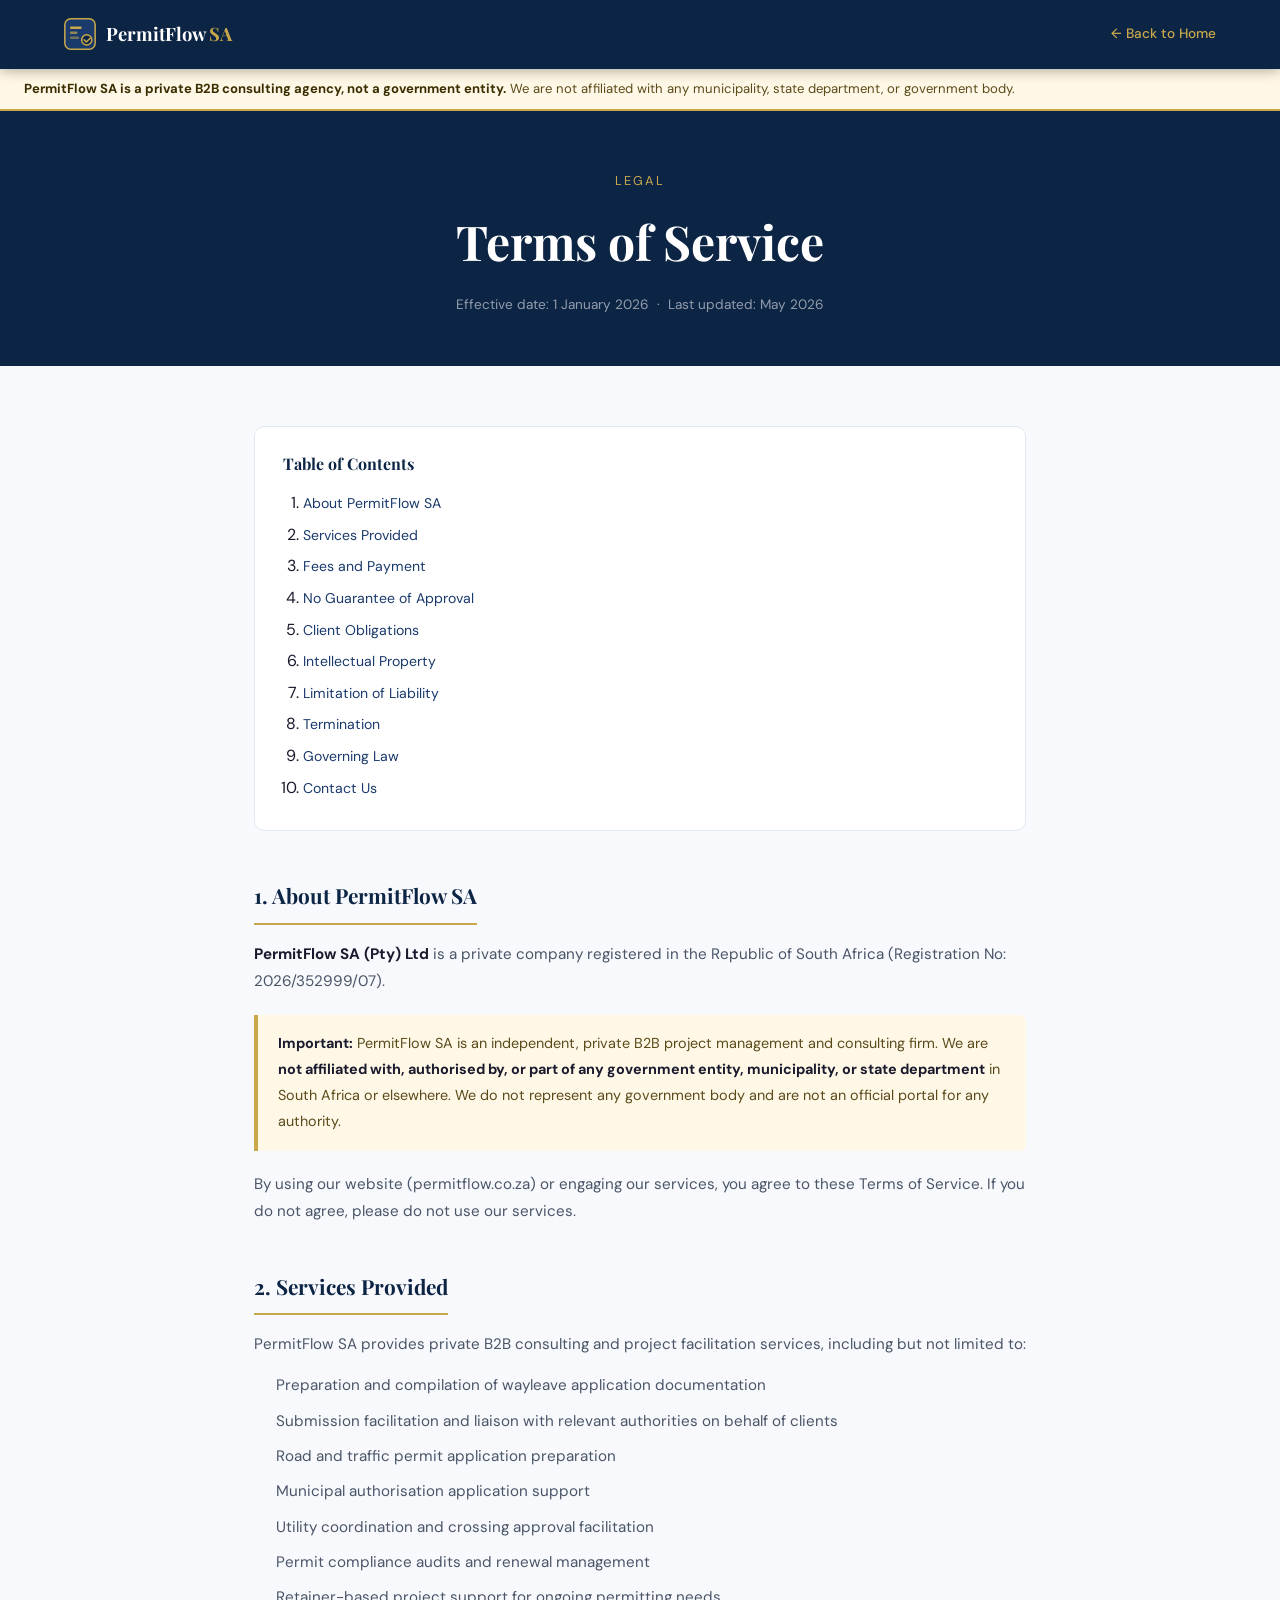
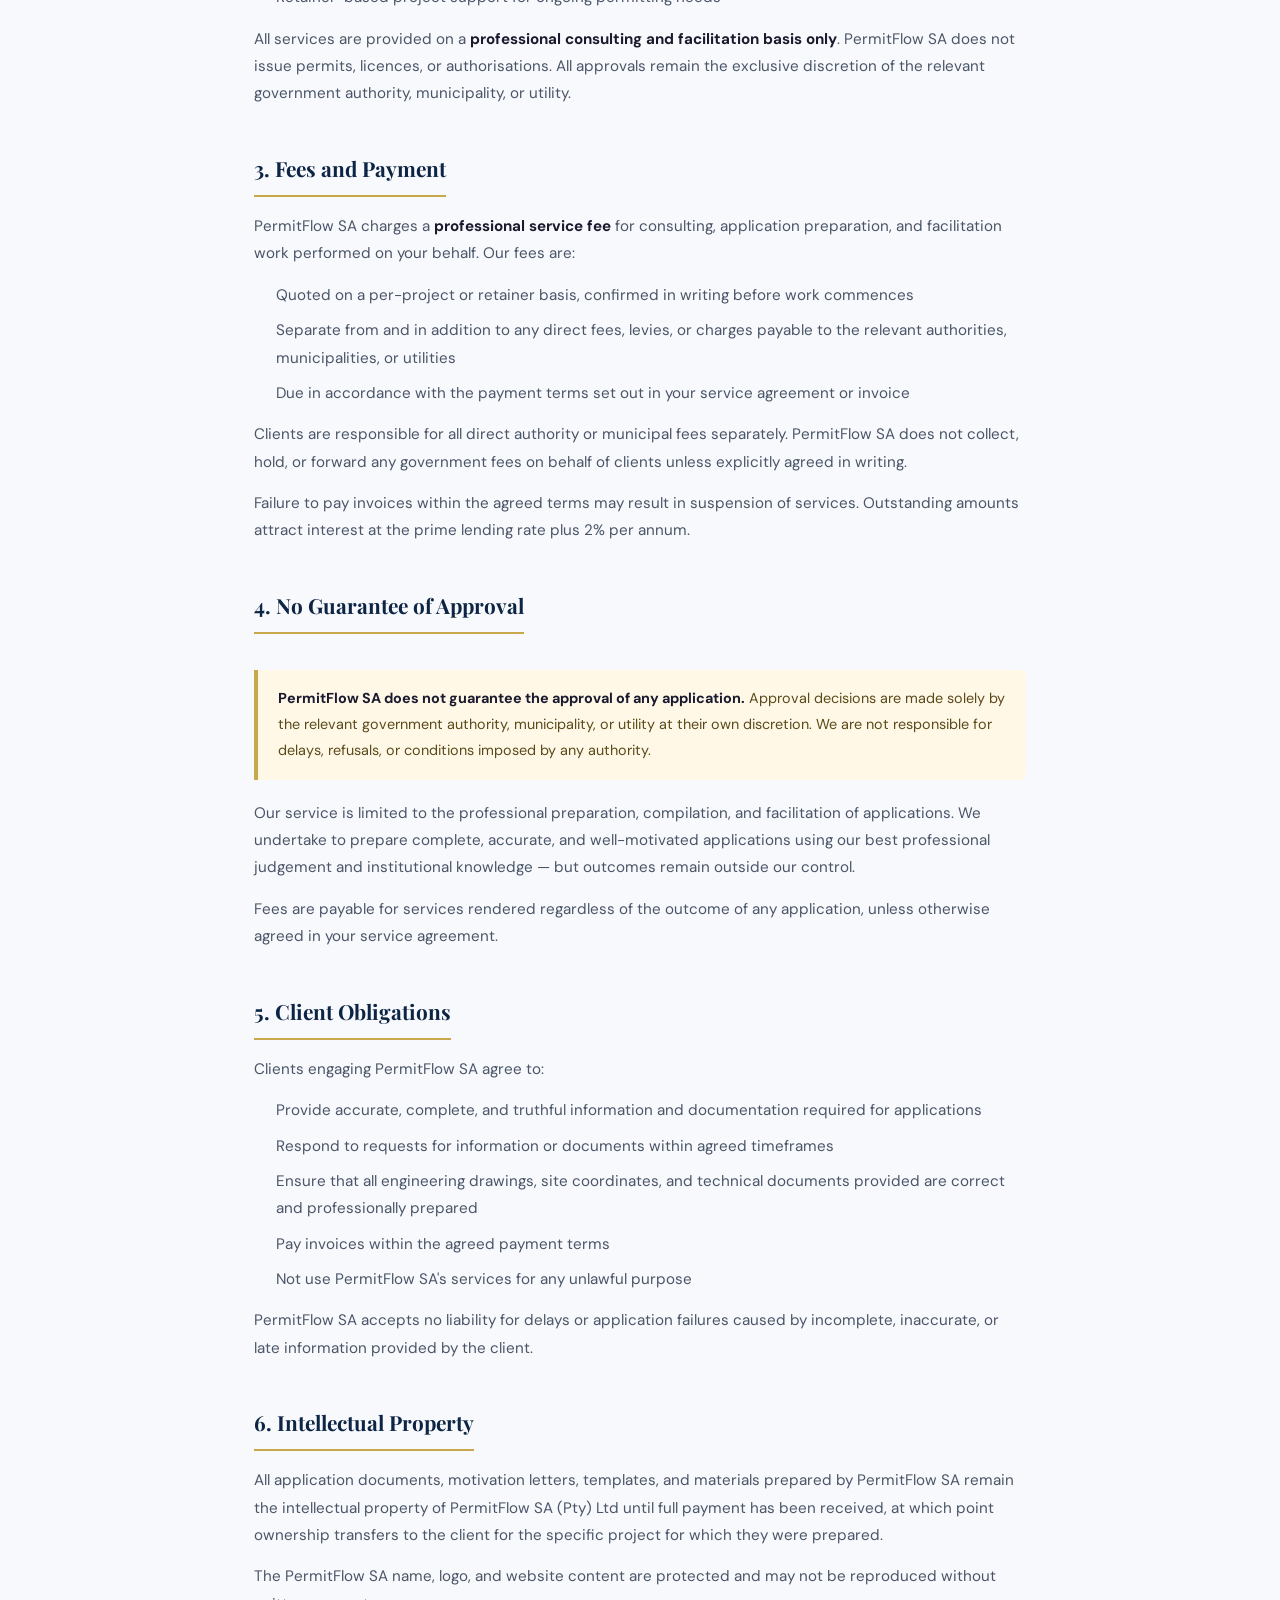
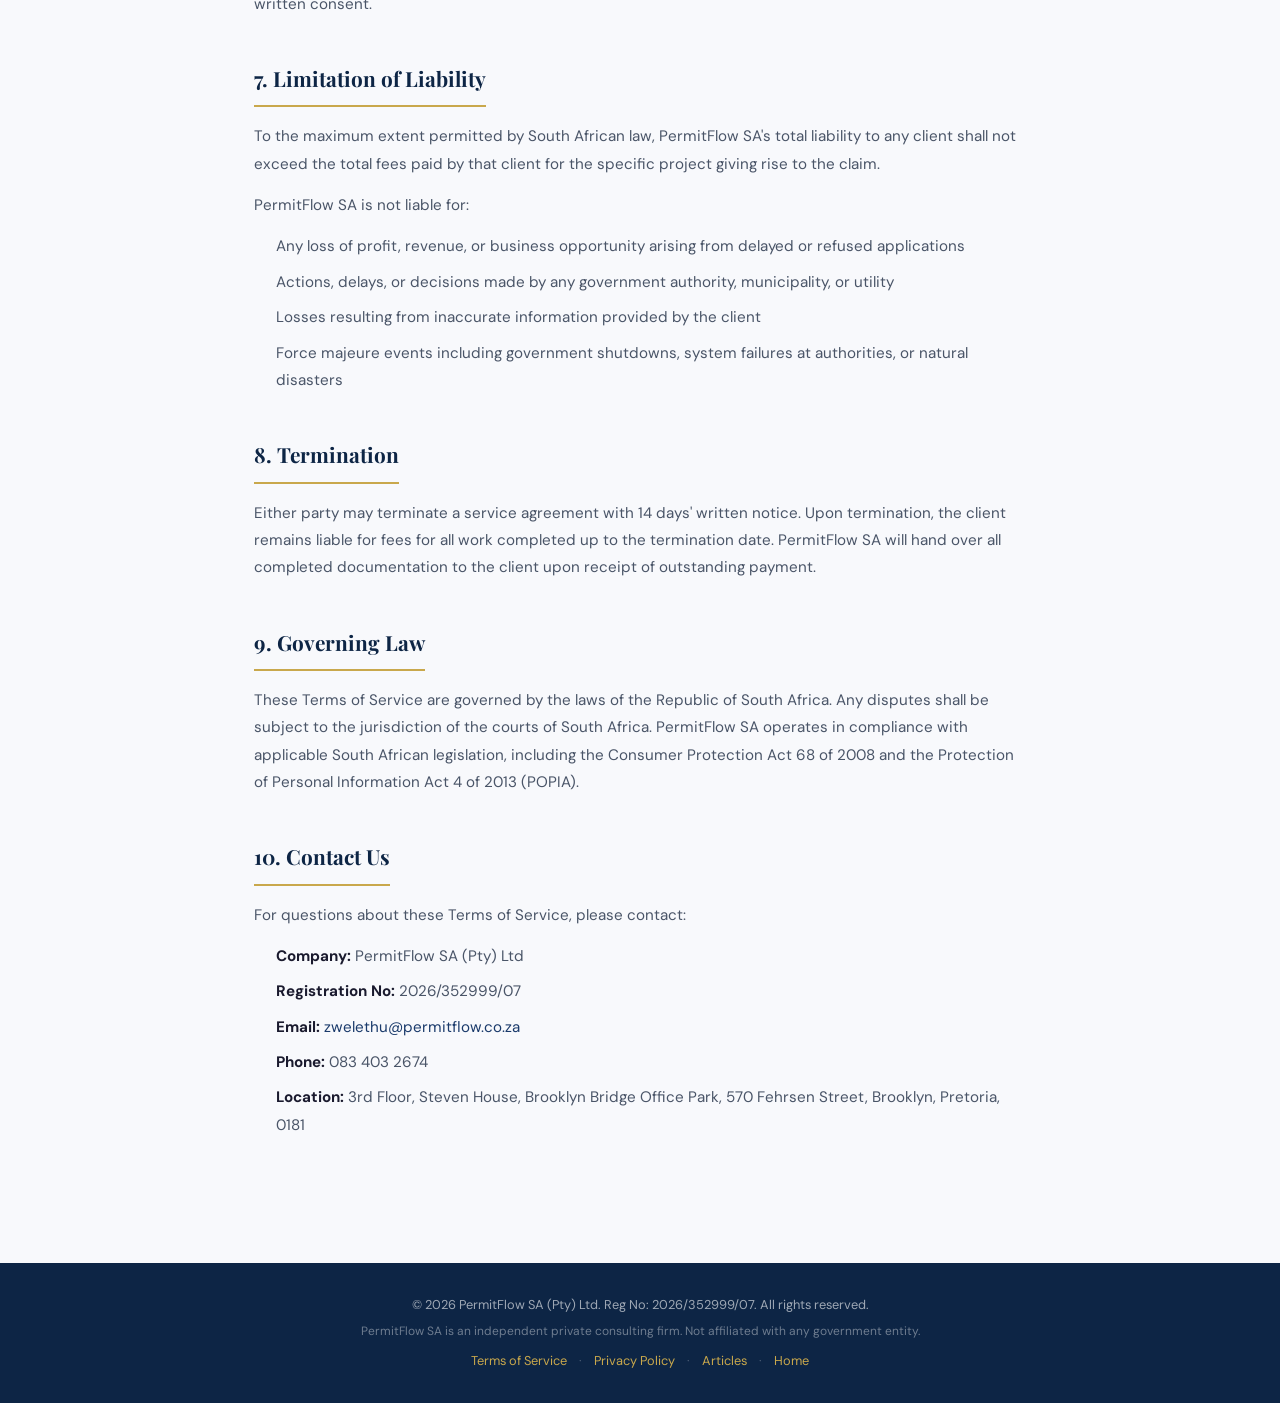
<file: terms.html>
<!DOCTYPE html>
<html lang="en">
<head>
  <meta charset="UTF-8" />
  <meta name="viewport" content="width=device-width, initial-scale=1.0" />
  <title>Terms of Service | PermitFlow SA</title>
  <meta name="description" content="Terms of Service for PermitFlow SA — a private B2B consulting firm specialising in wayleave and infrastructure permit facilitation." />
  <link rel="icon" type="image/svg+xml" href="images/favicon.svg" />
  <link rel="preconnect" href="https://fonts.googleapis.com" />
  <link rel="preconnect" href="https://fonts.gstatic.com" crossorigin />
  <link href="https://fonts.googleapis.com/css2?family=Playfair+Display:wght@600;700;900&family=DM+Sans:wght@300;400;500&display=swap" rel="stylesheet" />
  <link rel="stylesheet" href="css/style.css" />
  <style>
    :root {
      --navy: #0D2545;
      --navy-mid: #1A3A6B;
      --gold: #C9A84C;
      --gold-light: #e8c96a;
      --text: #1a1a2e;
      --text-light: #4a5568;
      --bg: #f8f9fc;
      --white: #ffffff;
    }
    * { box-sizing: border-box; margin: 0; padding: 0; }
    body { font-family: 'DM Sans', sans-serif; color: var(--text); background: var(--bg); }

    /* NAV */
    .site-header { background: var(--navy); padding: 0 24px; position: sticky; top: 0; z-index: 100; box-shadow: 0 2px 12px rgba(0,0,0,0.3); }
    .nav-container { max-width: 1200px; margin: 0 auto; display: flex; align-items: center; justify-content: space-between; height: 68px; }
    .nav-logo { display: flex; align-items: center; gap: 10px; text-decoration: none; }
    .nav-logo-text { font-family: 'Playfair Display', serif; font-size: 1.15rem; color: #fff; font-weight: 700; }
    .nav-logo-sa { color: var(--gold); }
    .nav-back { color: var(--gold); text-decoration: none; font-size: 0.85rem; font-weight: 500; display: flex; align-items: center; gap: 6px; transition: opacity 0.2s; }
    .nav-back:hover { opacity: 0.75; }

    /* DISCLAIMER BANNER */
    .disclaimer-banner { background: #fff8e7; border-bottom: 2px solid var(--gold); padding: 10px 24px; display: flex; align-items: flex-start; gap: 10px; font-size: 0.82rem; color: #5a4a1a; line-height: 1.5; }
    .disclaimer-banner p { margin: 0; }
    .disclaimer-banner strong { color: #3a2e00; }

    /* PAGE HERO */
    .page-hero { background: var(--navy); padding: 60px 24px 50px; text-align: center; }
    .page-hero-eyebrow { color: var(--gold); font-size: 0.8rem; letter-spacing: 0.15em; text-transform: uppercase; margin-bottom: 12px; }
    .page-hero h1 { font-family: 'Playfair Display', serif; color: #fff; font-size: clamp(2rem, 4vw, 3rem); margin-bottom: 14px; }
    .page-hero-meta { color: rgba(255,255,255,0.55); font-size: 0.85rem; }

    /* CONTENT */
    .legal-wrap { max-width: 820px; margin: 0 auto; padding: 60px 24px 80px; }
    .legal-toc { background: var(--white); border: 1px solid #e2e8f0; border-radius: 10px; padding: 24px 28px; margin-bottom: 48px; }
    .legal-toc h3 { font-family: 'Playfair Display', serif; font-size: 1rem; margin-bottom: 14px; color: var(--navy); }
    .legal-toc ol { padding-left: 20px; }
    .legal-toc li { margin-bottom: 6px; }
    .legal-toc a { color: var(--navy-mid); font-size: 0.88rem; text-decoration: none; }
    .legal-toc a:hover { color: var(--gold); text-decoration: underline; }

    .legal-section { margin-bottom: 44px; }
    .legal-section h2 { font-family: 'Playfair Display', serif; font-size: 1.3rem; color: var(--navy); margin-bottom: 16px; padding-bottom: 10px; border-bottom: 2px solid var(--gold); display: inline-block; }
    .legal-section p { color: var(--text-light); line-height: 1.8; margin-bottom: 14px; font-size: 0.95rem; }
    .legal-section ul, .legal-section ol { color: var(--text-light); line-height: 1.8; margin-bottom: 14px; padding-left: 22px; font-size: 0.95rem; }
    .legal-section li { margin-bottom: 8px; }
    .legal-section strong { color: var(--text); }

    .highlight-box { background: #fff8e7; border-left: 4px solid var(--gold); padding: 16px 20px; border-radius: 0 6px 6px 0; margin: 20px 0; }
    .highlight-box p { margin: 0; font-size: 0.9rem; color: #5a4a1a; }

    /* FOOTER */
    .site-footer { background: var(--navy); color: rgba(255,255,255,0.6); padding: 32px 24px; font-size: 0.8rem; text-align: center; }
    .site-footer a { color: var(--gold); text-decoration: none; }
    .site-footer a:hover { text-decoration: underline; }
    .footer-legal-links { margin-top: 10px; display: flex; gap: 12px; justify-content: center; align-items: center; }
    .footer-legal-links span { color: rgba(255,255,255,0.25); }
  </style>
</head>
<body>

  <header class="site-header">
    <nav class="nav-container">
      <a href="index.html" class="nav-logo">
        <svg width="32" height="32" viewBox="0 0 38 38" fill="none" xmlns="http://www.w3.org/2000/svg">
          <rect x="1" y="1" width="36" height="36" rx="7" fill="#1A3A6B" stroke="#C9A84C" stroke-width="1.8"/>
          <rect x="7" y="10" width="14" height="3" rx="1.5" fill="#C9A84C"/>
          <rect x="7" y="16" width="9" height="3" rx="1.5" fill="#C9A84C" opacity=".7"/>
          <rect x="7" y="22" width="11" height="3" rx="1.5" fill="#C9A84C" opacity=".5"/>
          <circle cx="27" cy="26" r="6" fill="#0D2545" stroke="#C9A84C" stroke-width="1.8"/>
          <path d="M24 26l2.5 2.5 4.5-4.5" stroke="#C9A84C" stroke-width="1.8" stroke-linecap="round" stroke-linejoin="round"/>
        </svg>
        <span class="nav-logo-text">PermitFlow <span class="nav-logo-sa">SA</span></span>
      </a>
      <a href="index.html" class="nav-back">← Back to Home</a>
    </nav>
  </header>

  <div class="disclaimer-banner">
    <p><strong>PermitFlow SA is a private B2B consulting agency, not a government entity.</strong> We are not affiliated with any municipality, state department, or government body.</p>
  </div>

  <div class="page-hero">
    <p class="page-hero-eyebrow">Legal</p>
    <h1>Terms of Service</h1>
    <p class="page-hero-meta">Effective date: 1 January 2026 &nbsp;·&nbsp; Last updated: May 2026</p>
  </div>

  <div class="legal-wrap">

    <div class="legal-toc">
      <h3>Table of Contents</h3>
      <ol>
        <li><a href="#about">About PermitFlow SA</a></li>
        <li><a href="#services">Services Provided</a></li>
        <li><a href="#fees">Fees and Payment</a></li>
        <li><a href="#no-guarantee">No Guarantee of Approval</a></li>
        <li><a href="#client-obligations">Client Obligations</a></li>
        <li><a href="#ip">Intellectual Property</a></li>
        <li><a href="#liability">Limitation of Liability</a></li>
        <li><a href="#termination">Termination</a></li>
        <li><a href="#governing-law">Governing Law</a></li>
        <li><a href="#contact">Contact Us</a></li>
      </ol>
    </div>

    <div class="legal-section" id="about">
      <h2>1. About PermitFlow SA</h2>
      <p><strong>PermitFlow SA (Pty) Ltd</strong> is a private company registered in the Republic of South Africa (Registration No: 2026/352999/07).</p>
      <div class="highlight-box">
        <p><strong>Important:</strong> PermitFlow SA is an independent, private B2B project management and consulting firm. We are <strong>not affiliated with, authorised by, or part of any government entity, municipality, or state department</strong> in South Africa or elsewhere. We do not represent any government body and are not an official portal for any authority.</p>
      </div>
      <p>By using our website (permitflow.co.za) or engaging our services, you agree to these Terms of Service. If you do not agree, please do not use our services.</p>
    </div>

    <div class="legal-section" id="services">
      <h2>2. Services Provided</h2>
      <p>PermitFlow SA provides private B2B consulting and project facilitation services, including but not limited to:</p>
      <ul>
        <li>Preparation and compilation of wayleave application documentation</li>
        <li>Submission facilitation and liaison with relevant authorities on behalf of clients</li>
        <li>Road and traffic permit application preparation</li>
        <li>Municipal authorisation application support</li>
        <li>Utility coordination and crossing approval facilitation</li>
        <li>Permit compliance audits and renewal management</li>
        <li>Retainer-based project support for ongoing permitting needs</li>
      </ul>
      <p>All services are provided on a <strong>professional consulting and facilitation basis only</strong>. PermitFlow SA does not issue permits, licences, or authorisations. All approvals remain the exclusive discretion of the relevant government authority, municipality, or utility.</p>
    </div>

    <div class="legal-section" id="fees">
      <h2>3. Fees and Payment</h2>
      <p>PermitFlow SA charges a <strong>professional service fee</strong> for consulting, application preparation, and facilitation work performed on your behalf. Our fees are:</p>
      <ul>
        <li>Quoted on a per-project or retainer basis, confirmed in writing before work commences</li>
        <li>Separate from and in addition to any direct fees, levies, or charges payable to the relevant authorities, municipalities, or utilities</li>
        <li>Due in accordance with the payment terms set out in your service agreement or invoice</li>
      </ul>
      <p>Clients are responsible for all direct authority or municipal fees separately. PermitFlow SA does not collect, hold, or forward any government fees on behalf of clients unless explicitly agreed in writing.</p>
      <p>Failure to pay invoices within the agreed terms may result in suspension of services. Outstanding amounts attract interest at the prime lending rate plus 2% per annum.</p>
    </div>

    <div class="legal-section" id="no-guarantee">
      <h2>4. No Guarantee of Approval</h2>
      <div class="highlight-box">
        <p><strong>PermitFlow SA does not guarantee the approval of any application.</strong> Approval decisions are made solely by the relevant government authority, municipality, or utility at their own discretion. We are not responsible for delays, refusals, or conditions imposed by any authority.</p>
      </div>
      <p>Our service is limited to the professional preparation, compilation, and facilitation of applications. We undertake to prepare complete, accurate, and well-motivated applications using our best professional judgement and institutional knowledge — but outcomes remain outside our control.</p>
      <p>Fees are payable for services rendered regardless of the outcome of any application, unless otherwise agreed in your service agreement.</p>
    </div>

    <div class="legal-section" id="client-obligations">
      <h2>5. Client Obligations</h2>
      <p>Clients engaging PermitFlow SA agree to:</p>
      <ul>
        <li>Provide accurate, complete, and truthful information and documentation required for applications</li>
        <li>Respond to requests for information or documents within agreed timeframes</li>
        <li>Ensure that all engineering drawings, site coordinates, and technical documents provided are correct and professionally prepared</li>
        <li>Pay invoices within the agreed payment terms</li>
        <li>Not use PermitFlow SA's services for any unlawful purpose</li>
      </ul>
      <p>PermitFlow SA accepts no liability for delays or application failures caused by incomplete, inaccurate, or late information provided by the client.</p>
    </div>

    <div class="legal-section" id="ip">
      <h2>6. Intellectual Property</h2>
      <p>All application documents, motivation letters, templates, and materials prepared by PermitFlow SA remain the intellectual property of PermitFlow SA (Pty) Ltd until full payment has been received, at which point ownership transfers to the client for the specific project for which they were prepared.</p>
      <p>The PermitFlow SA name, logo, and website content are protected and may not be reproduced without written consent.</p>
    </div>

    <div class="legal-section" id="liability">
      <h2>7. Limitation of Liability</h2>
      <p>To the maximum extent permitted by South African law, PermitFlow SA's total liability to any client shall not exceed the total fees paid by that client for the specific project giving rise to the claim.</p>
      <p>PermitFlow SA is not liable for:</p>
      <ul>
        <li>Any loss of profit, revenue, or business opportunity arising from delayed or refused applications</li>
        <li>Actions, delays, or decisions made by any government authority, municipality, or utility</li>
        <li>Losses resulting from inaccurate information provided by the client</li>
        <li>Force majeure events including government shutdowns, system failures at authorities, or natural disasters</li>
      </ul>
    </div>

    <div class="legal-section" id="termination">
      <h2>8. Termination</h2>
      <p>Either party may terminate a service agreement with 14 days' written notice. Upon termination, the client remains liable for fees for all work completed up to the termination date. PermitFlow SA will hand over all completed documentation to the client upon receipt of outstanding payment.</p>
    </div>

    <div class="legal-section" id="governing-law">
      <h2>9. Governing Law</h2>
      <p>These Terms of Service are governed by the laws of the Republic of South Africa. Any disputes shall be subject to the jurisdiction of the courts of South Africa. PermitFlow SA operates in compliance with applicable South African legislation, including the Consumer Protection Act 68 of 2008 and the Protection of Personal Information Act 4 of 2013 (POPIA).</p>
    </div>

    <div class="legal-section" id="contact">
      <h2>10. Contact Us</h2>
      <p>For questions about these Terms of Service, please contact:</p>
      <ul>
        <li><strong>Company:</strong> PermitFlow SA (Pty) Ltd</li>
        <li><strong>Registration No:</strong> 2026/352999/07</li>
        <li><strong>Email:</strong> <a href="mailto:zwelethu@permitflow.co.za" style="color: var(--navy-mid);">zwelethu@permitflow.co.za</a></li>
        <li><strong>Phone:</strong> 083 403 2674</li>
        <li><strong>Location:</strong> 3rd Floor, Steven House, Brooklyn Bridge Office Park, 570 Fehrsen Street, Brooklyn, Pretoria, 0181</li>
      </ul>
    </div>

  </div>

  <footer class="site-footer">
    <p>© 2026 PermitFlow SA (Pty) Ltd. Reg No: 2026/352999/07. All rights reserved.</p>
    <p style="margin-top:6px; font-size:0.75rem; color: rgba(255,255,255,0.4);">PermitFlow SA is an independent private consulting firm. Not affiliated with any government entity.</p>
    <div class="footer-legal-links">
      <a href="terms.html">Terms of Service</a>
      <span>·</span>
      <a href="privacy.html">Privacy Policy</a>
      <span>·</span>
      <a href="articles.html">Articles</a>
      <span>·</span>
      <a href="index.html">Home</a>
    </div>
  </footer>

</body>
</html>
</file>
<file: css/style.css>
/* ═══════════════════════════════════════
   PERMITFLOW SA — Main Stylesheet
   ═══════════════════════════════════════ */

:root {
  --navy:       #0D2545;
  --navy-mid:   #1A3A6B;
  --gold:       #C9A84C;
  --gold-light: #E8C97A;
  --slate:      #4A5568;
  --light:      #F5F7FA;
  --mid:        #E8EDF4;
  --white:      #ffffff;
  --text:       #1a202c;
  --text-muted: #64748b;
  --radius:     10px;
  --radius-lg:  16px;
  --shadow:     0 4px 24px rgba(13,37,69,0.10);
  --shadow-lg:  0 12px 48px rgba(13,37,69,0.16);
  --font-serif: 'Playfair Display', Georgia, serif;
  --font-sans:  'DM Sans', 'Trebuchet MS', sans-serif;
  --transition: 0.25s cubic-bezier(.4,0,.2,1);
}

*, *::before, *::after { box-sizing: border-box; margin: 0; padding: 0; }

html { scroll-behavior: smooth; font-size: 16px; }

body {
  font-family: var(--font-sans);
  color: var(--text);
  background: var(--white);
  line-height: 1.6;
  overflow-x: hidden;
}

img { max-width: 100%; display: block; }
a { text-decoration: none; color: inherit; }
ul { list-style: none; }

.container {
  max-width: 1160px;
  margin: 0 auto;
  padding: 0 24px;
}

/* ─── BUTTONS ─── */
.btn {
  display: inline-flex;
  align-items: center;
  gap: 8px;
  padding: 14px 28px;
  border-radius: var(--radius);
  font-family: var(--font-sans);
  font-size: 15px;
  font-weight: 500;
  cursor: pointer;
  border: none;
  transition: all var(--transition);
  white-space: nowrap;
}

.btn-primary {
  background: var(--navy);
  color: var(--white);
  box-shadow: 0 2px 12px rgba(13,37,69,0.25);
}
.btn-primary:hover { background: var(--navy-mid); transform: translateY(-2px); box-shadow: 0 6px 20px rgba(13,37,69,0.3); }

.btn-ghost {
  background: transparent;
  color: var(--navy);
  border: 1.5px solid rgba(13,37,69,0.25);
}
.btn-ghost:hover { border-color: var(--navy); background: rgba(13,37,69,0.04); }

.btn-gold {
  background: var(--gold);
  color: var(--navy);
  font-weight: 600;
}
.btn-gold:hover { background: var(--gold-light); transform: translateY(-2px); }

.btn-full { width: 100%; justify-content: center; }

/* ─── SECTION HEADERS ─── */
.section-eyebrow {
  font-size: 11px;
  font-weight: 500;
  letter-spacing: 0.18em;
  text-transform: uppercase;
  color: var(--gold);
  margin-bottom: 12px;
}
.section-eyebrow.light { color: var(--gold-light); }
.section-title {
  font-family: var(--font-serif);
  font-size: clamp(28px, 4vw, 40px);
  font-weight: 700;
  color: var(--navy);
  line-height: 1.2;
  margin-bottom: 16px;
}
.section-title.light { color: var(--white); }
.section-sub { color: var(--text-muted); font-size: 16px; max-width: 520px; }
.section-header { text-align: center; margin-bottom: 56px; }
.section-header .section-sub { margin: 0 auto; }

/* ═══ NAVIGATION ═══ */
.site-header {
  position: sticky;
  top: 0;
  z-index: 100;
  background: rgba(255,255,255,0.95);
  backdrop-filter: blur(12px);
  border-bottom: 1px solid rgba(13,37,69,0.08);
}

.nav-container {
  max-width: 1160px;
  margin: 0 auto;
  padding: 0 24px;
  height: 68px;
  display: flex;
  align-items: center;
  gap: 40px;
}

.nav-logo {
  display: flex;
  align-items: center;
  gap: 10px;
  flex-shrink: 0;
}

.nav-logo-text {
  font-family: var(--font-serif);
  font-size: 20px;
  font-weight: 700;
  color: var(--navy);
}
.nav-logo-sa {
  color: var(--gold);
}

.nav-links {
  display: flex;
  align-items: center;
  gap: 32px;
  margin-left: auto;
}

.nav-links a {
  font-size: 14px;
  font-weight: 400;
  color: var(--slate);
  transition: color var(--transition);
}
.nav-links a:hover { color: var(--navy); }

.nav-cta {
  display: inline-flex;
  align-items: center;
  padding: 9px 20px;
  background: var(--navy);
  color: var(--white);
  border-radius: var(--radius);
  font-size: 14px;
  font-weight: 500;
  transition: all var(--transition);
  flex-shrink: 0;
}
.nav-cta:hover { background: var(--navy-mid); }

.hamburger {
  display: none;
  flex-direction: column;
  gap: 5px;
  cursor: pointer;
  background: none;
  border: none;
  padding: 4px;
  margin-left: auto;
}
.hamburger span {
  display: block;
  width: 24px;
  height: 2px;
  background: var(--navy);
  border-radius: 2px;
  transition: all var(--transition);
}

/* ═══ HERO ═══ */
.hero {
  min-height: 90vh;
  display: flex;
  align-items: center;
  gap: 64px;
  padding: 80px 24px;
  max-width: 1160px;
  margin: 0 auto;
  position: relative;
}

.hero-bg-pattern {
  position: fixed;
  top: 0; right: 0;
  width: 50vw; height: 100vh;
  background: radial-gradient(ellipse at 80% 30%, rgba(201,168,76,0.06) 0%, transparent 65%),
              radial-gradient(ellipse at 60% 80%, rgba(13,37,69,0.05) 0%, transparent 60%);
  pointer-events: none;
  z-index: -1;
}

.hero-content { flex: 1; min-width: 0; }

.hero-eyebrow {
  font-size: 11px;
  font-weight: 500;
  letter-spacing: 0.18em;
  text-transform: uppercase;
  color: var(--gold);
  margin-bottom: 20px;
  display: flex;
  align-items: center;
  gap: 10px;
}
.hero-eyebrow::before {
  content: '';
  display: block;
  width: 32px;
  height: 1.5px;
  background: var(--gold);
}

.hero-title {
  font-family: var(--font-serif);
  font-size: clamp(40px, 6vw, 64px);
  font-weight: 900;
  color: var(--navy);
  line-height: 1.1;
  margin-bottom: 24px;
}
.hero-title-accent { color: var(--gold); }

.hero-subtitle {
  font-size: 17px;
  color: var(--text-muted);
  line-height: 1.7;
  max-width: 480px;
  margin-bottom: 36px;
}

.hero-actions {
  display: flex;
  gap: 12px;
  flex-wrap: wrap;
  margin-bottom: 48px;
}

.hero-stats {
  display: flex;
  align-items: center;
  gap: 24px;
}
.stat { text-align: left; }
.stat-num {
  display: block;
  font-family: var(--font-serif);
  font-size: 32px;
  font-weight: 700;
  color: var(--navy);
  line-height: 1;
}
.stat-label {
  font-size: 12px;
  color: var(--text-muted);
  letter-spacing: 0.05em;
}
.stat-divider {
  width: 1px;
  height: 40px;
  background: var(--mid);
}

/* Hero Visual Cards */
.hero-visual {
  flex: 0 0 340px;
  position: relative;
  height: 360px;
  display: flex;
  flex-direction: column;
  gap: 16px;
  justify-content: center;
}

.hero-card {
  background: var(--white);
  border: 1px solid var(--mid);
  border-radius: var(--radius-lg);
  padding: 16px 20px;
  display: flex;
  align-items: center;
  gap: 14px;
  box-shadow: var(--shadow);
  animation: floatCard 6s ease-in-out infinite;
}
.hero-card-1 { animation-delay: 0s; }
.hero-card-2 { animation-delay: 2s; }
.hero-card-3 { animation-delay: 4s; }

@keyframes floatCard {
  0%, 100% { transform: translateY(0); }
  50%       { transform: translateY(-6px); }
}

.hc-icon {
  width: 40px; height: 40px;
  border-radius: 10px;
  background: var(--light);
  display: flex;
  align-items: center;
  justify-content: center;
  font-size: 18px;
  flex-shrink: 0;
}

.hc-text { display: flex; flex-direction: column; }
.hc-text strong { font-size: 14px; color: var(--navy); font-weight: 600; }
.hc-text span   { font-size: 12px; color: var(--text-muted); }

/* ═══ SECTORS STRIP ═══ */
.sectors-strip {
  background: var(--light);
  border-top: 1px solid var(--mid);
  border-bottom: 1px solid var(--mid);
  padding: 24px;
  text-align: center;
}
.sectors-label {
  font-size: 11px;
  letter-spacing: 0.14em;
  text-transform: uppercase;
  color: var(--text-muted);
  margin-bottom: 16px;
}
.sectors-row {
  display: flex;
  flex-wrap: wrap;
  justify-content: center;
  gap: 10px;
}
.sector-tag {
  padding: 7px 16px;
  border-radius: 999px;
  background: var(--white);
  border: 1px solid var(--mid);
  font-size: 13px;
  color: var(--slate);
  font-weight: 400;
}

/* ═══ SERVICES ═══ */
.services { padding: 96px 0; }

.services-grid {
  display: grid;
  grid-template-columns: repeat(3, 1fr);
  gap: 20px;
}

.service-card {
  background: var(--white);
  border: 1px solid var(--mid);
  border-radius: var(--radius-lg);
  padding: 32px 28px;
  transition: all var(--transition);
  position: relative;
  overflow: hidden;
}
.service-card::before {
  content: '';
  position: absolute;
  top: 0; left: 0; right: 0;
  height: 3px;
  background: transparent;
  transition: background var(--transition);
}
.service-card:hover { box-shadow: var(--shadow-lg); transform: translateY(-3px); }
.service-card:hover::before { background: var(--gold); }

.service-card-featured {
  grid-column: span 3;
  background: var(--navy);
  border-color: var(--navy);
  display: grid;
  grid-template-columns: auto 1fr 1fr;
  gap: 28px;
  align-items: start;
}
.service-card-featured::before { background: var(--gold); }
.service-card-featured h3 { color: var(--white); }
.service-card-featured p  { color: rgba(255,255,255,0.7); }
.service-card-featured .sc-num { color: rgba(255,255,255,0.2); }

.sc-num {
  font-family: var(--font-serif);
  font-size: 48px;
  font-weight: 700;
  color: var(--mid);
  line-height: 1;
  margin-bottom: 16px;
}
.service-card h3 { font-family: var(--font-serif); font-size: 20px; color: var(--navy); margin-bottom: 12px; }
.service-card p  { font-size: 14px; color: var(--text-muted); line-height: 1.65; }

.sc-list {
  list-style: none;
  margin-top: 16px;
}
.sc-list li {
  font-size: 13px;
  color: rgba(255,255,255,0.65);
  padding: 6px 0;
  border-bottom: 1px solid rgba(255,255,255,0.08);
  padding-left: 16px;
  position: relative;
}
.sc-list li::before {
  content: '→';
  position: absolute;
  left: 0;
  color: var(--gold);
}

/* ═══ WHY US ═══ */
.why-us {
  background: var(--navy);
  padding: 96px 0;
}
.why-inner {
  display: grid;
  grid-template-columns: 1fr 1fr;
  gap: 80px;
  align-items: center;
}
.why-body {
  color: rgba(255,255,255,0.65);
  font-size: 16px;
  line-height: 1.75;
  margin-bottom: 32px;
}
.why-right {
  display: flex;
  flex-direction: column;
  gap: 28px;
}
.why-point {
  display: flex;
  gap: 18px;
  align-items: flex-start;
}
.wp-icon {
  width: 44px; height: 44px;
  border-radius: 10px;
  border: 1px solid rgba(201,168,76,0.3);
  display: flex;
  align-items: center;
  justify-content: center;
  flex-shrink: 0;
}
.why-point h4 {
  font-size: 15px;
  font-weight: 600;
  color: var(--white);
  margin-bottom: 4px;
}
.why-point p {
  font-size: 13px;
  color: rgba(255,255,255,0.55);
  line-height: 1.6;
}

/* ═══ PROCESS ═══ */
.process { padding: 96px 0; background: var(--light); }
.process-steps {
  display: grid;
  grid-template-columns: repeat(4, 1fr);
  gap: 0;
  position: relative;
}
.process-step {
  padding: 0 28px;
  position: relative;
}
.process-step:not(:last-child)::after {
  content: '';
  position: absolute;
  top: 24px;
  right: -1px;
  width: 1px;
  height: 40px;
  background: var(--mid);
}

.ps-num {
  font-family: var(--font-serif);
  font-size: 40px;
  font-weight: 700;
  color: var(--gold);
  opacity: 0.5;
  line-height: 1;
  margin-bottom: 8px;
}
.ps-line {
  width: 32px;
  height: 2px;
  background: var(--gold);
  margin-bottom: 16px;
}
.process-step h4 {
  font-size: 16px;
  font-weight: 600;
  color: var(--navy);
  margin-bottom: 10px;
}
.process-step p {
  font-size: 13px;
  color: var(--text-muted);
  line-height: 1.65;
}

/* ═══ CONTACT ═══ */
.contact { padding: 96px 0; }
.contact-inner {
  display: grid;
  grid-template-columns: 1fr 1.4fr;
  gap: 80px;
  align-items: start;
}
.contact-body {
  color: var(--text-muted);
  font-size: 15px;
  line-height: 1.7;
  margin-bottom: 32px;
}
.contact-details { display: flex; flex-direction: column; gap: 14px; }
.contact-detail {
  display: flex;
  align-items: center;
  gap: 12px;
  font-size: 14px;
  color: var(--navy);
  font-weight: 500;
  transition: color var(--transition);
}
.contact-detail:hover { color: var(--gold); }

/* Form */
.contact-form {
  background: var(--white);
  border: 1px solid var(--mid);
  border-radius: var(--radius-lg);
  padding: 36px;
  box-shadow: var(--shadow);
}
.form-row {
  display: grid;
  grid-template-columns: 1fr 1fr;
  gap: 16px;
  margin-bottom: 16px;
}
.form-group {
  display: flex;
  flex-direction: column;
  gap: 6px;
  margin-bottom: 16px;
}
.form-group:last-child { margin-bottom: 0; }
.form-group label {
  font-size: 12px;
  font-weight: 500;
  color: var(--slate);
  letter-spacing: 0.04em;
}
.form-group input,
.form-group select,
.form-group textarea {
  padding: 11px 14px;
  border: 1px solid var(--mid);
  border-radius: var(--radius);
  font-family: var(--font-sans);
  font-size: 14px;
  color: var(--text);
  background: var(--white);
  transition: border-color var(--transition);
  outline: none;
  width: 100%;
}
.form-group input:focus,
.form-group select:focus,
.form-group textarea:focus { border-color: var(--navy); box-shadow: 0 0 0 3px rgba(13,37,69,0.06); }
.form-group textarea { resize: vertical; min-height: 100px; }
.form-note { text-align: center; font-size: 12px; color: var(--text-muted); margin-top: 12px; }

/* ═══ FOOTER ═══ */
.site-footer {
  background: var(--navy);
  color: rgba(255,255,255,0.65);
  padding: 64px 0 32px;
}
.footer-top {
  display: grid;
  grid-template-columns: 2fr 1fr 1fr 1.5fr;
  gap: 48px;
  padding-bottom: 48px;
  border-bottom: 1px solid rgba(255,255,255,0.08);
  margin-bottom: 32px;
}
.footer-logo {
  display: flex;
  align-items: center;
  gap: 10px;
  margin-bottom: 12px;
}
.footer-logo span {
  font-family: var(--font-serif);
  font-size: 18px;
  font-weight: 700;
  color: var(--white);
}
.footer-tagline { font-size: 13px; color: var(--gold-light); margin-bottom: 6px; }
.footer-reg { font-size: 12px; color: rgba(255,255,255,0.35); }
.footer-links h5,
.footer-contact h5 {
  font-size: 12px;
  font-weight: 500;
  letter-spacing: 0.12em;
  text-transform: uppercase;
  color: var(--white);
  margin-bottom: 16px;
}
.footer-links li { margin-bottom: 10px; }
.footer-links a { font-size: 13px; color: rgba(255,255,255,0.55); transition: color var(--transition); }
.footer-links a:hover { color: var(--gold-light); }
.footer-contact a,
.footer-contact p { display: block; font-size: 13px; color: rgba(255,255,255,0.55); margin-bottom: 8px; transition: color var(--transition); }
.footer-contact a:hover { color: var(--gold-light); }
.footer-bottom { text-align: center; }
.footer-bottom p { font-size: 12px; color: rgba(255,255,255,0.3); margin-bottom: 8px; line-height: 1.6; }
.footer-disclaimer { font-size: 11px; color: rgba(255,255,255,0.2); max-width: 680px; margin: 0 auto; }

/* ═══ RESPONSIVE ═══ */
@media (max-width: 1024px) {
  .services-grid { grid-template-columns: repeat(2, 1fr); }
  .service-card-featured { grid-column: span 2; grid-template-columns: auto 1fr; }
  .service-card-featured .sc-list { grid-column: span 2; }
  .why-inner { gap: 48px; }
  .footer-top { grid-template-columns: 1fr 1fr; gap: 32px; }
}

@media (max-width: 768px) {
  .nav-links, .nav-cta { display: none; }
  .hamburger { display: flex; }

  .nav-links.open {
    display: flex;
    flex-direction: column;
    position: absolute;
    top: 68px; left: 0; right: 0;
    background: var(--white);
    border-bottom: 1px solid var(--mid);
    padding: 16px 24px 24px;
    gap: 16px;
    box-shadow: var(--shadow);
  }

  .hero {
    flex-direction: column;
    padding: 48px 24px;
    min-height: auto;
  }
  .hero-visual { display: none; }

  .services-grid { grid-template-columns: 1fr; }
  .service-card-featured { grid-column: span 1; grid-template-columns: 1fr; }

  .why-inner { grid-template-columns: 1fr; gap: 40px; }

  .process-steps { grid-template-columns: 1fr 1fr; gap: 32px; }
  .process-step::after { display: none; }

  .contact-inner { grid-template-columns: 1fr; gap: 40px; }
  .form-row { grid-template-columns: 1fr; }

  .footer-top { grid-template-columns: 1fr 1fr; }

  .hero-stats { gap: 16px; }
  .stat-num { font-size: 26px; }
}

@media (max-width: 480px) {
  .process-steps { grid-template-columns: 1fr; }
  .footer-top { grid-template-columns: 1fr; }
  .sectors-row { gap: 8px; }
  .sector-tag { font-size: 12px; padding: 6px 12px; }
  .contact-form { padding: 24px; }
}
</file>
